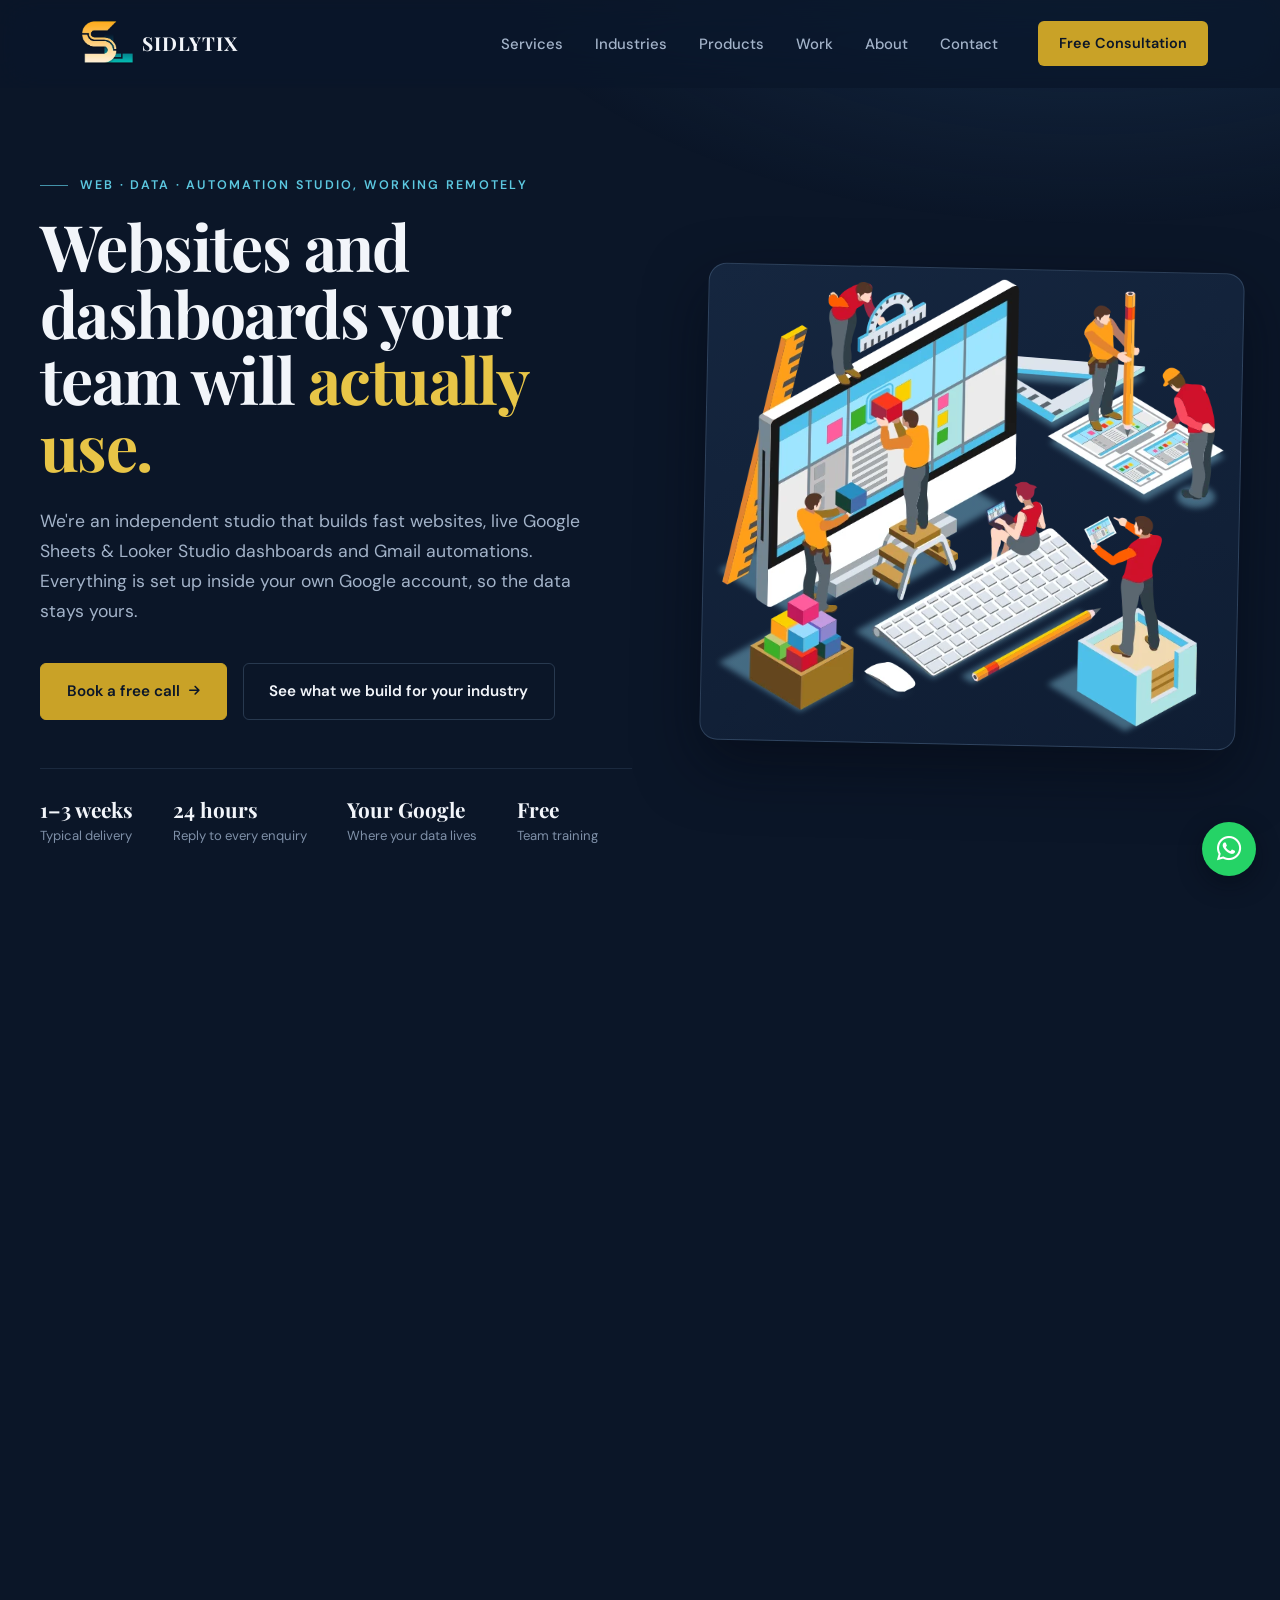
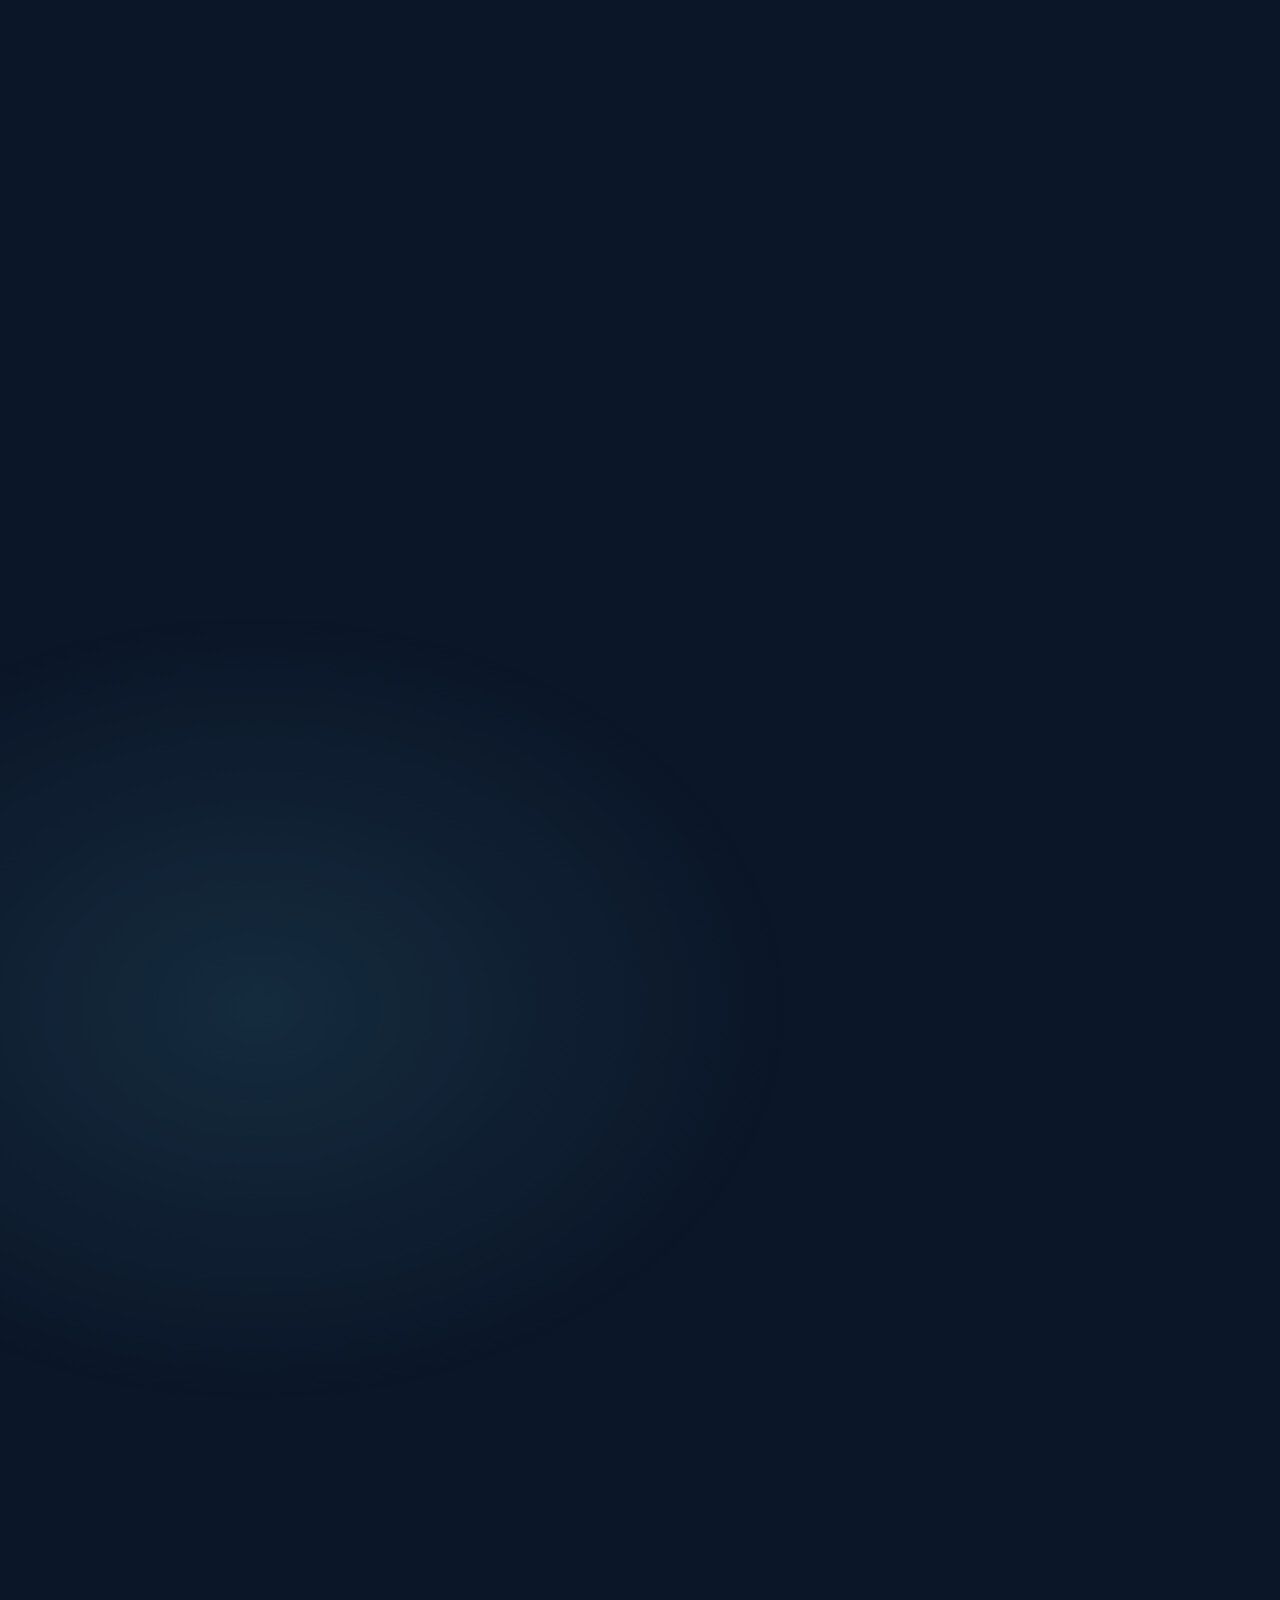
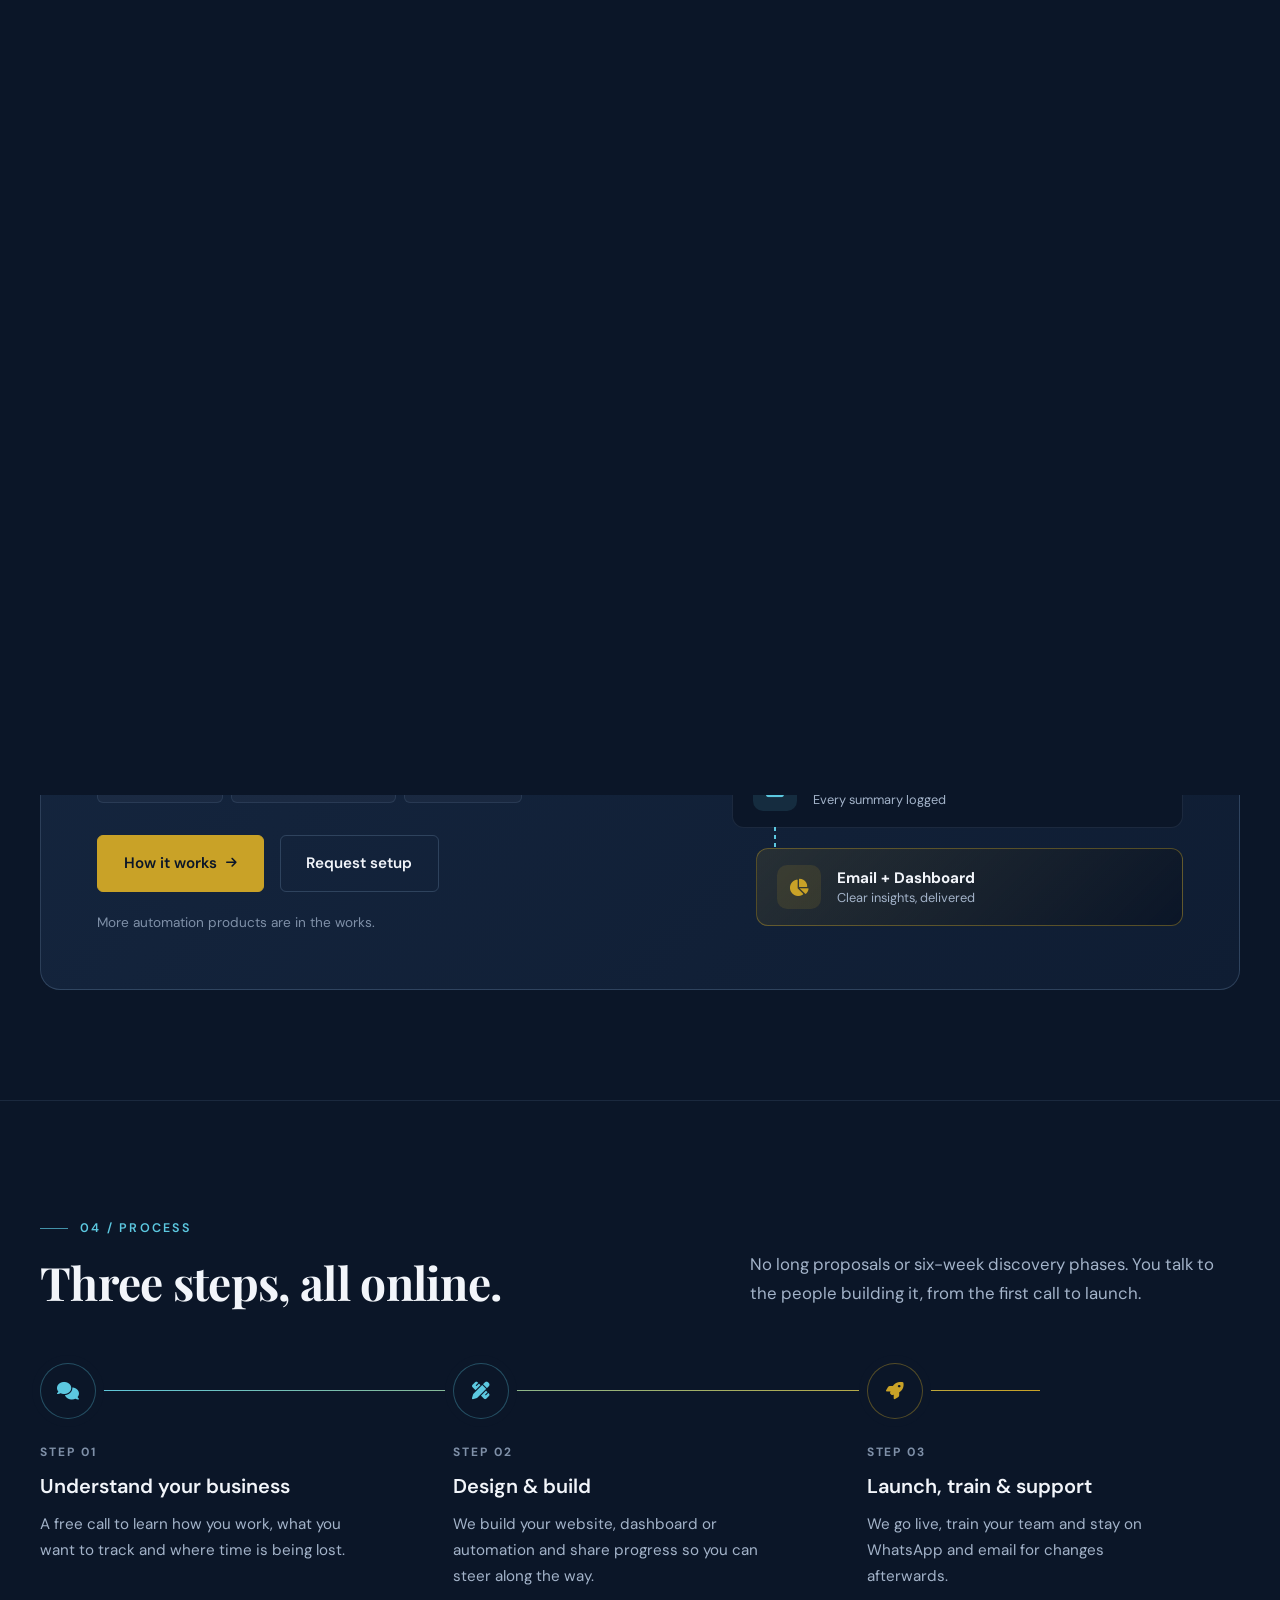
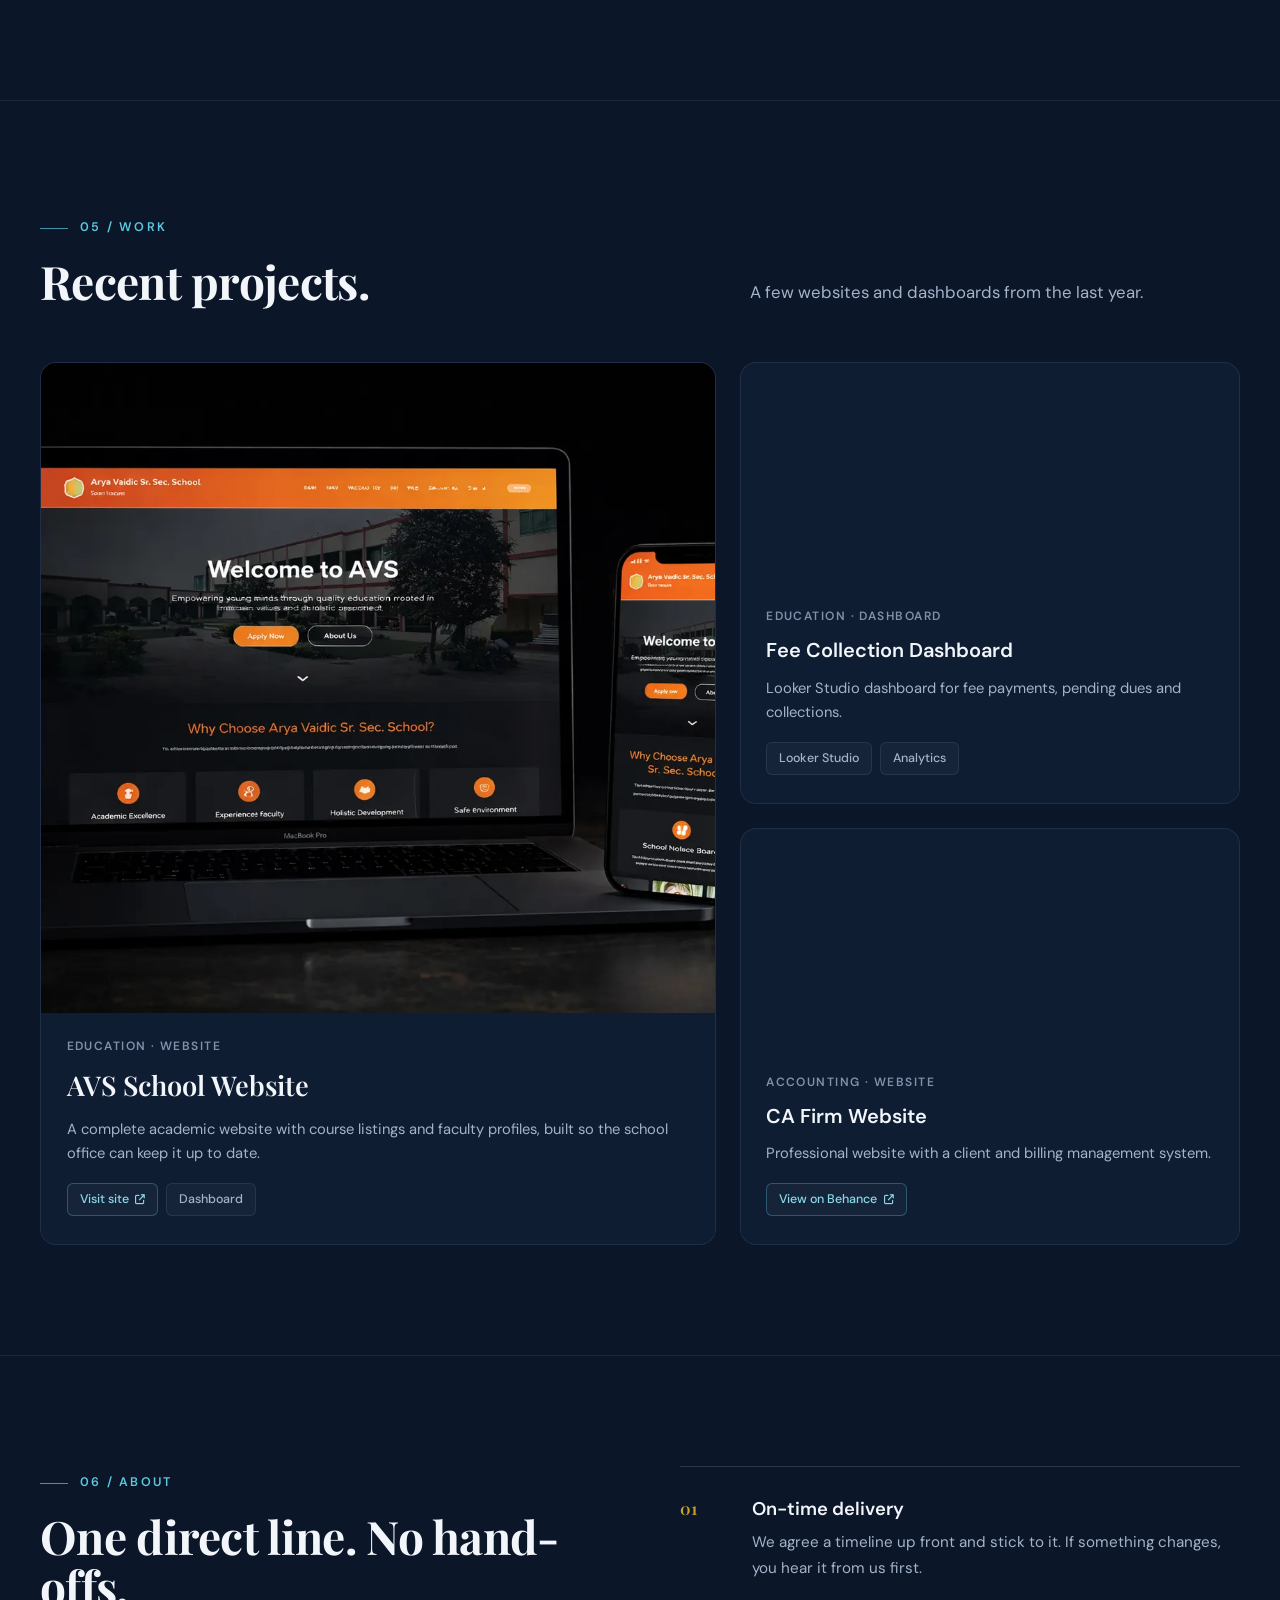
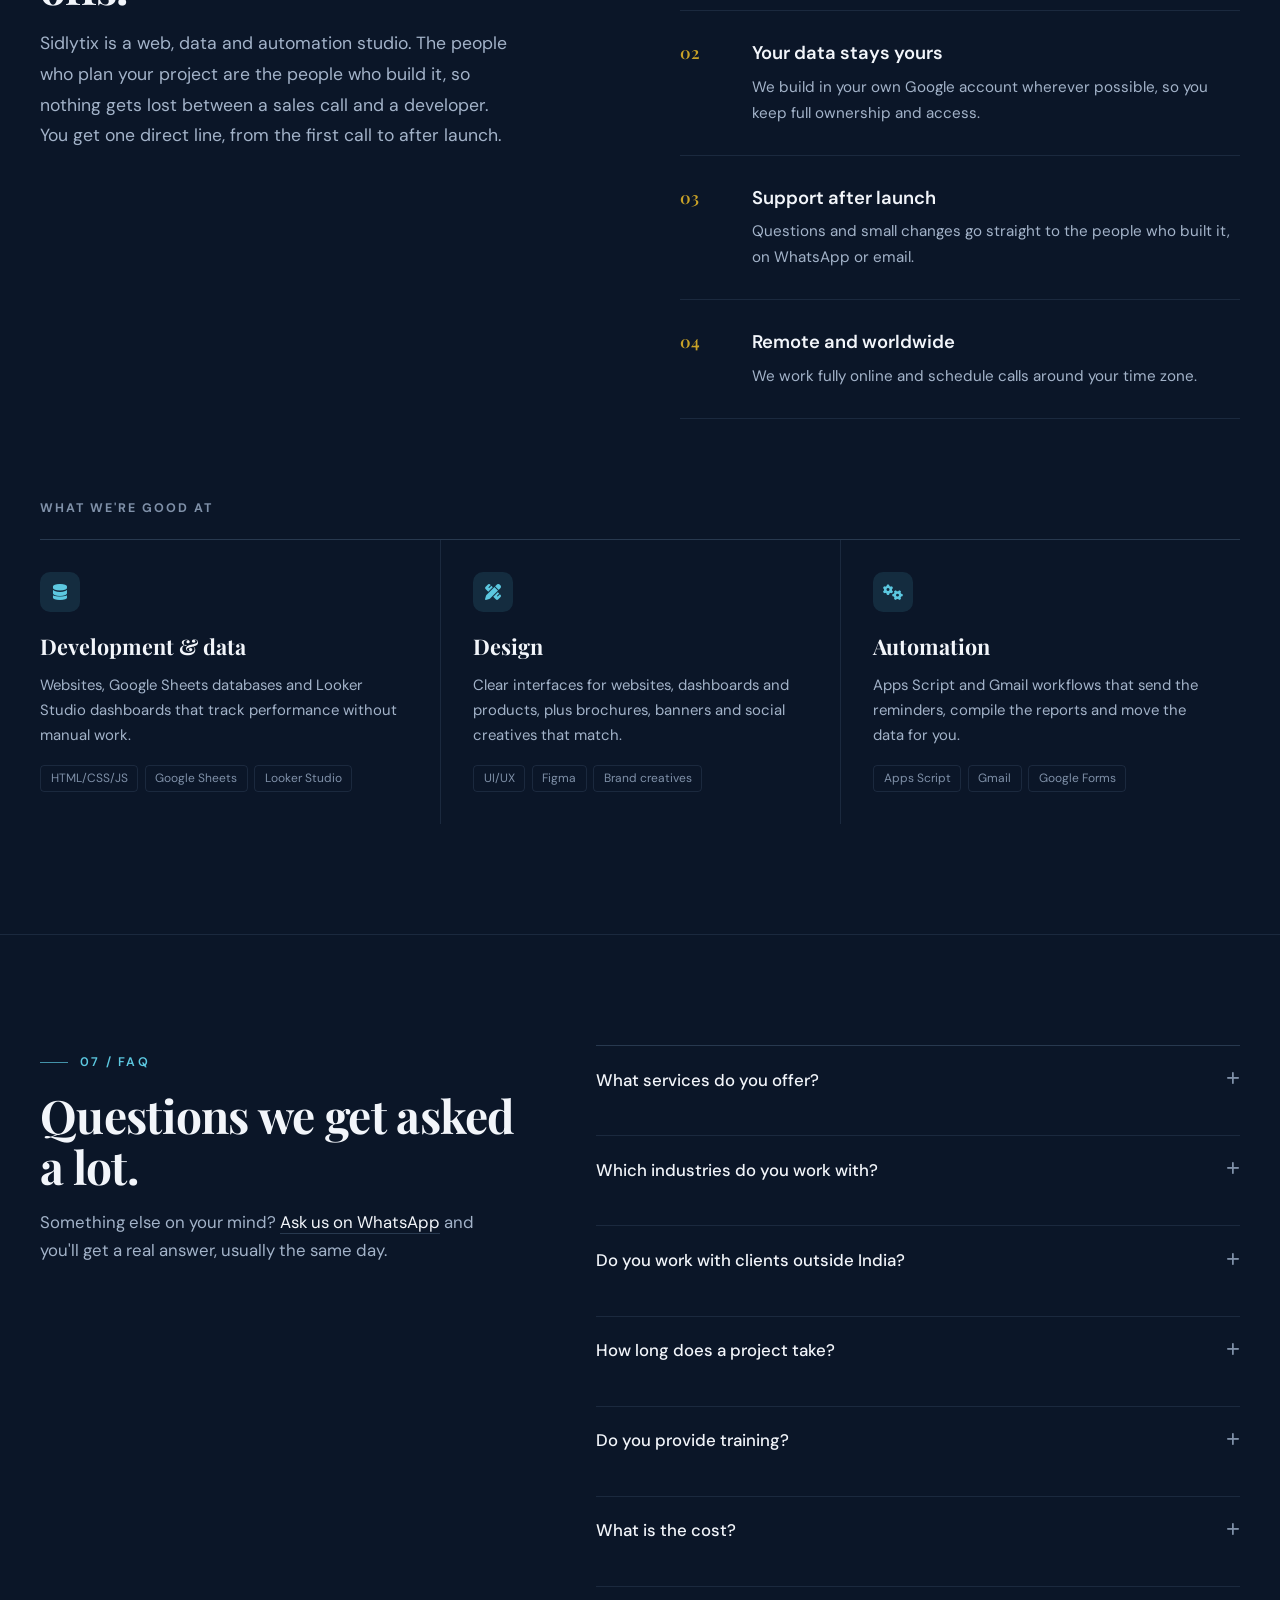
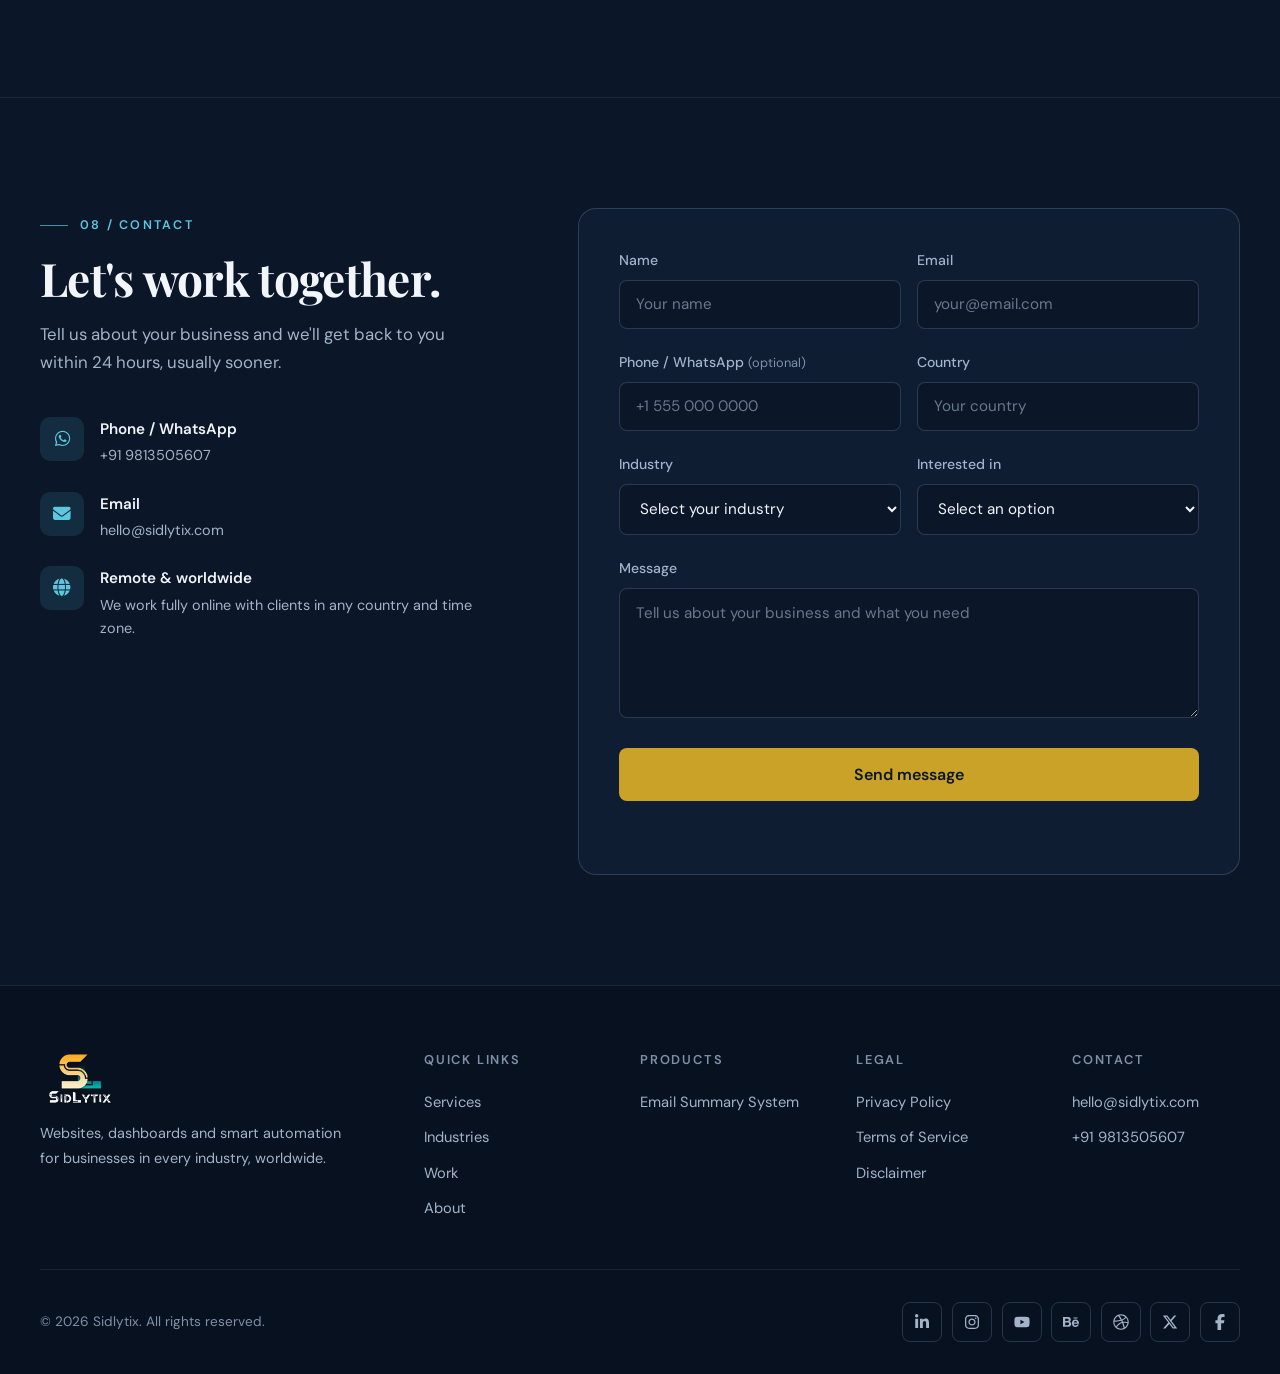
<file: index.html>
<!doctype html>
<html lang="en">
  <head>
    <meta charset="UTF-8" />
    <meta name="viewport" content="width=device-width, initial-scale=1.0" />
    <script>document.documentElement.classList.add("js");</script>

    <title>Websites, Dashboards &amp; Business Automation | Sidlytix</title>
    <meta name="description" content="Sidlytix builds websites, Google Sheets &amp; Looker Studio dashboards and Gmail automation for businesses in every industry, worldwide. Book a free consultation." />
    <meta name="author" content="Sidlytix" />
    <meta name="robots" content="index, follow" />
    <link rel="canonical" href="https://sidlytix.com/" />

    <meta property="og:type" content="website" />
    <meta property="og:site_name" content="Sidlytix" />
    <meta property="og:title" content="Websites, Dashboards &amp; Automation for Every Business | Sidlytix" />
    <meta property="og:description" content="Websites, live dashboards and Google-powered automation for businesses worldwide." />
    <meta property="og:url" content="https://sidlytix.com/" />
    <meta property="og:image" content="https://sidlytix.com/og/og-home.jpg" />
    <meta property="og:image:width" content="1200" />
    <meta property="og:image:height" content="630" />
    <meta property="og:image:alt" content="Websites, Dashboards &amp; Automation for Every Business | Sidlytix" />
    <meta name="twitter:card" content="summary_large_image" />
    <meta name="twitter:title" content="Websites, Dashboards &amp; Automation for Every Business | Sidlytix" />
    <meta name="twitter:description" content="Websites, live dashboards and Google-powered automation for businesses worldwide." />
    <meta name="twitter:image" content="https://sidlytix.com/og/og-home.jpg" />

    <meta name="theme-color" content="#0b1628" />
    <link rel="icon" type="image/png" href="favicon.png" />

    <link rel="preload" href="fonts/dm-sans-400.woff2" as="font" type="font/woff2" crossorigin />
    <link rel="preload" href="fonts/playfair-display-700.woff2" as="font" type="font/woff2" crossorigin />
    <link rel="stylesheet" href="style.css" />
    <link rel="stylesheet" href="https://cdnjs.cloudflare.com/ajax/libs/font-awesome/6.4.0/css/all.min.css" media="print" onload="this.media='all'" />
    <noscript><link rel="stylesheet" href="https://cdnjs.cloudflare.com/ajax/libs/font-awesome/6.4.0/css/all.min.css" /></noscript>

    <script type="application/ld+json">
      {
        "@context": "https://schema.org",
        "@type": "Organization",
        "name": "Sidlytix",
        "url": "https://sidlytix.com",
        "logo": "https://sidlytix.com/s-logo-01.png",
        "email": "hello@sidlytix.com",
        "telephone": "+919813505607",
        "areaServed": "Worldwide",
        "description": "Websites, dashboards and Google-powered business automation for businesses in every industry.",
        "sameAs": ["https://www.linkedin.com/company/sidlytix", "https://www.instagram.com/sidlytix", "https://www.youtube.com/@sidlytix", "https://www.behance.net/sidlytix", "https://dribbble.com/sidlytix", "https://x.com/sidlytix", "https://www.facebook.com/sidlytix"]
      }
    </script>
    <script type="application/ld+json">
      {
        "@context": "https://schema.org",
        "@type": "FAQPage",
        "mainEntity": [
          {
            "@type": "Question",
            "name": "What services do you offer?",
            "acceptedAnswer": { "@type": "Answer", "text": "Website development, custom dashboards with Google Sheets and Looker Studio, Google Sheets systems and automation, UI/UX design, marketing creatives and ongoing data management. We also offer ready-made automation products such as our Email Summary System." }
          },
          {
            "@type": "Question",
            "name": "Which industries do you work with?",
            "acceptedAnswer": { "@type": "Answer", "text": "Mostly education, accounting and legal, healthcare, retail and wholesale, manufacturing, hospitality, fitness and wellness, startups and agencies, and NGOs. If your business runs on data and email, we can usually help." }
          },
          {
            "@type": "Question",
            "name": "Do you work with clients outside India?",
            "acceptedAnswer": { "@type": "Answer", "text": "Yes. We work fully online with clients worldwide over email, WhatsApp and video calls, and schedule meetings around your time zone." }
          },
          {
            "@type": "Question",
            "name": "How long does a project take?",
            "acceptedAnswer": { "@type": "Answer", "text": "Most websites take 2-3 weeks. Dashboard projects typically take 1-2 weeks. We'll give you a timeline during the first call." }
          },
          {
            "@type": "Question",
            "name": "Do you provide training?",
            "acceptedAnswer": { "@type": "Answer", "text": "Yes. Every project ends with a training session so your team can update the website and use the dashboards on their own." }
          },
          {
            "@type": "Question",
            "name": "What is the cost?",
            "acceptedAnswer": { "@type": "Answer", "text": "It depends on what you need. After a free call we send a fixed written quote, so there are no surprises later." }
          }
        ]
      }
    </script>
  </head>
  <body data-page="home">
    <a href="#main" class="skip-link">Skip to content</a>

    <header class="header" id="header">
      <div class="header-container">
        <a href="#home" class="logo">
          <picture><source srcset="s-logo-01.webp" type="image/webp" /><img width="163" height="165" src="s-logo-01.png" alt="Sidlytix Logo" /></picture>
          <span class="logo-text">SIDLYTIX</span>
        </a>
        <nav class="nav-container" aria-label="Main">
          <ul class="nav-menu">
            <li><a href="#services" class="nav-link">Services</a></li>
            <li><a href="industries.html" class="nav-link">Industries</a></li>
            <li><a href="#products" class="nav-link">Products</a></li>
            <li><a href="#portfolio" class="nav-link">Work</a></li>
            <li><a href="#about" class="nav-link">About</a></li>
            <li><a href="#contact" class="nav-link">Contact</a></li>
          </ul>
          <a href="#contact" class="header-cta">Free Consultation</a>
          <button class="hamburger" id="hamburger" type="button" aria-label="Open menu" aria-expanded="false" aria-controls="mobileNav">
            <span></span><span></span><span></span>
          </button>
        </nav>
      </div>
    </header>

    <nav class="mobile-nav" id="mobileNav" aria-label="Mobile">
      <a href="#services" class="nav-link">Services</a>
      <a href="industries.html" class="nav-link">Industries</a>
      <a href="#products" class="nav-link">Products</a>
      <a href="#portfolio" class="nav-link">Work</a>
      <a href="#about" class="nav-link">About</a>
      <a href="#contact" class="nav-link">Contact</a>
      <a href="#contact" class="btn-primary nav-link-cta">Free Consultation</a>
    </nav>

    <main id="main">
      <!-- ===== HERO ===== -->
      <section class="hero" id="home">
        <div class="hero-container">
          <div class="hero-content">
            <p class="eyebrow fade-in fade-in-delay-1">Web &middot; Data &middot; Automation studio, working remotely</p>

            <h1 class="hero-title fade-in fade-in-delay-2">
              Websites and dashboards your team will <em>actually use.</em>
            </h1>

            <p class="hero-description fade-in fade-in-delay-3">
              We're an independent studio that builds fast websites, live Google Sheets &amp; Looker Studio
              dashboards and Gmail automations. Everything is set up inside your own Google account,
              so the data stays yours.
            </p>

            <div class="hero-buttons fade-in fade-in-delay-4">
              <a href="#contact" class="btn-primary">Book a free call <i class="fas fa-arrow-right" aria-hidden="true"></i></a>
              <a href="industries.html" class="btn-secondary">See what we build for your industry</a>
            </div>

            <dl class="hero-facts fade-in fade-in-delay-5">
              <div><dt>1&ndash;3 weeks</dt><dd>Typical delivery</dd></div>
              <div><dt>24 hours</dt><dd>Reply to every enquiry</dd></div>
              <div><dt>Your Google</dt><dd>Where your data lives</dd></div>
              <div><dt>Free</dt><dd>Team training</dd></div>
            </dl>
          </div>

          <figure class="hero-figure fade-in fade-in-delay-3">
            <div class="hero-frame">
              <picture><source srcset="hero02.webp" type="image/webp" /><img width="689" height="610" src="hero02.png" alt="Illustration of a team building a website and dashboard" fetchpriority="high" decoding="async" /></picture>
            </div>
          </figure>
        </div>
      </section>

      <!-- ===== SERVICES ===== -->
      <section class="section" id="services">
        <div class="section-header section-header--split">
          <div>
            <span class="section-subtitle">01 / What we do</span>
            <h2 class="section-title">Six things, done properly.</h2>
          </div>
          <p class="section-description">We keep the list short on purpose. Most clients start with one of these and add another once the first one is paying off.</p>
        </div>

        <ol class="svc-list">
          <li class="svc-row">
            <span class="svc-num">01</span>
            <div class="svc-main">
              <h3 class="svc-title">Website Development</h3>
              <ul class="svc-tags"><li>Responsive</li><li>SEO basics</li><li>Easy to edit</li></ul>
            </div>
            <p class="svc-desc">Fast, clean websites that explain what you do and bring in enquiries. Built so your team can change text and photos without calling us.</p>
          </li>
          <li class="svc-row">
            <span class="svc-num">02</span>
            <div class="svc-main">
              <h3 class="svc-title">Dashboards &amp; MIS Reporting</h3>
              <ul class="svc-tags"><li>Looker Studio</li><li>Live data</li></ul>
            </div>
            <p class="svc-desc">Sales, fees, stock, operations or finance on one screen that updates itself. No more rebuilding the same report every Monday.</p>
          </li>
          <li class="svc-row">
            <span class="svc-num">03</span>
            <div class="svc-main">
              <h3 class="svc-title">Google Sheets Systems &amp; Automation</h3>
              <ul class="svc-tags"><li>Apps Script</li><li>Forms</li><li>Gmail</li></ul>
            </div>
            <p class="svc-desc">Structured Sheets databases with Apps Script doing the repetitive work: reminders, reports, data clean-up and hand-offs between people.</p>
          </li>
          <li class="svc-row">
            <span class="svc-num">04</span>
            <div class="svc-main">
              <h3 class="svc-title">UI/UX &amp; Product Design</h3>
              <ul class="svc-tags"><li>Wireframes</li><li>Figma</li></ul>
            </div>
            <p class="svc-desc">Interfaces for websites, dashboards and apps that people understand the first time they open them.</p>
          </li>
          <li class="svc-row">
            <span class="svc-num">05</span>
            <div class="svc-main">
              <h3 class="svc-title">Marketing Creatives</h3>
              <ul class="svc-tags"><li>Social</li><li>Print</li></ul>
            </div>
            <p class="svc-desc">Banners, brochures, pamphlets and social posts that look like they belong to the same brand as your website.</p>
          </li>
          <li class="svc-row">
            <span class="svc-num">06</span>
            <div class="svc-main">
              <h3 class="svc-title">Data Management &amp; Reporting</h3>
              <ul class="svc-tags"><li>Monthly</li><li>Ongoing</li></ul>
            </div>
            <p class="svc-desc">We look after the data entry, keep dashboards healthy and send you a short weekly or monthly performance report.</p>
          </li>
        </ol>
      </section>

      <!-- ===== INDUSTRIES ===== -->
      <section class="section industries-section" id="industries">
        <div class="section-header section-header--split">
          <div>
            <span class="section-subtitle">02 / Industries</span>
            <h2 class="section-title">Nine industries we know well.</h2>
          </div>
          <p class="section-description">Every industry has its own numbers to watch and its own kind of website visitor. Pick yours to see exactly what we'd build.</p>
        </div>

        <div class="ind-tiles">
          <a href="industries.html#education" class="ind-tile" style="--c:#818cf8;--c-rgb:129,140,248">
            <span class="ind-tile-num">01</span>
            <span class="ind-tile-icon"><i class="fas fa-graduation-cap" aria-hidden="true"></i></span>
            <h3 class="ind-tile-title">Education &amp; Training</h3>
            <p class="ind-tile-text">School websites, admissions, fee and attendance tracking.</p>
            <i class="fas fa-arrow-right ind-tile-arrow" aria-hidden="true"></i>
          </a>
          <a href="industries.html#accounting" class="ind-tile" style="--c:#34d399;--c-rgb:52,211,153">
            <span class="ind-tile-num">02</span>
            <span class="ind-tile-icon"><i class="fas fa-scale-balanced" aria-hidden="true"></i></span>
            <h3 class="ind-tile-title">Accounting, Tax &amp; Legal</h3>
            <p class="ind-tile-text">Firm websites, compliance deadlines and billing dashboards.</p>
            <i class="fas fa-arrow-right ind-tile-arrow" aria-hidden="true"></i>
          </a>
          <a href="industries.html#healthcare" class="ind-tile" style="--c:#22d3ee;--c-rgb:34,211,238">
            <span class="ind-tile-num">03</span>
            <span class="ind-tile-icon"><i class="fas fa-stethoscope" aria-hidden="true"></i></span>
            <h3 class="ind-tile-title">Healthcare &amp; Clinics</h3>
            <p class="ind-tile-text">Clinic websites, appointments, follow-ups and revenue.</p>
            <i class="fas fa-arrow-right ind-tile-arrow" aria-hidden="true"></i>
          </a>
          <a href="industries.html#retail" class="ind-tile" style="--c:#ff7a6b;--c-rgb:255,122,107">
            <span class="ind-tile-num">04</span>
            <span class="ind-tile-icon"><i class="fas fa-store" aria-hidden="true"></i></span>
            <h3 class="ind-tile-title">Retail Stores &amp; Wholesale</h3>
            <p class="ind-tile-text">Catalogue websites, sales, stock and credit tracking.</p>
            <i class="fas fa-arrow-right ind-tile-arrow" aria-hidden="true"></i>
          </a>
          <a href="industries.html#manufacturing" class="ind-tile" style="--c:#ff9f43;--c-rgb:255,159,67">
            <span class="ind-tile-num">05</span>
            <span class="ind-tile-icon"><i class="fas fa-industry" aria-hidden="true"></i></span>
            <h3 class="ind-tile-title">Manufacturing &amp; Distribution</h3>
            <p class="ind-tile-text">Company websites, production, inventory and orders.</p>
            <i class="fas fa-arrow-right ind-tile-arrow" aria-hidden="true"></i>
          </a>
          <a href="industries.html#hospitality" class="ind-tile" style="--c:#f472b6;--c-rgb:244,114,182">
            <span class="ind-tile-num">06</span>
            <span class="ind-tile-icon"><i class="fas fa-utensils" aria-hidden="true"></i></span>
            <h3 class="ind-tile-title">Hospitality &amp; Travel</h3>
            <p class="ind-tile-text">Booking websites, daily sales and occupancy reports.</p>
            <i class="fas fa-arrow-right ind-tile-arrow" aria-hidden="true"></i>
          </a>
          <a href="industries.html#fitness" class="ind-tile" style="--c:#a3e635;--c-rgb:163,230,53">
            <span class="ind-tile-num">07</span>
            <span class="ind-tile-icon"><i class="fas fa-dumbbell" aria-hidden="true"></i></span>
            <h3 class="ind-tile-title">Fitness, Salons &amp; Wellness</h3>
            <p class="ind-tile-text">Studio websites, memberships, renewals and bookings.</p>
            <i class="fas fa-arrow-right ind-tile-arrow" aria-hidden="true"></i>
          </a>
          <a href="industries.html#startups" class="ind-tile" style="--c:#60a5fa;--c-rgb:96,165,250">
            <span class="ind-tile-num">08</span>
            <span class="ind-tile-icon"><i class="fas fa-lightbulb" aria-hidden="true"></i></span>
            <h3 class="ind-tile-title">Startups &amp; Agencies</h3>
            <p class="ind-tile-text">Marketing sites, client reporting and internal tools.</p>
            <i class="fas fa-arrow-right ind-tile-arrow" aria-hidden="true"></i>
          </a>
          <a href="industries.html#ngo" class="ind-tile" style="--c:#c084fc;--c-rgb:192,132,252">
            <span class="ind-tile-num">09</span>
            <span class="ind-tile-icon"><i class="fas fa-hand-holding-heart" aria-hidden="true"></i></span>
            <h3 class="ind-tile-title">NGOs &amp; Non-profits</h3>
            <p class="ind-tile-text">Donate-ready websites, donor records and impact reports.</p>
            <i class="fas fa-arrow-right ind-tile-arrow" aria-hidden="true"></i>
          </a>
        </div>

        <!-- The one big "not listed" call to action -->
        <div class="cta-wide">
          <div class="cta-wide-copy">
            <span class="cta-wide-label"><i class="fas fa-plus" aria-hidden="true"></i> Don't see yours?</span>
            <h3 class="cta-wide-title">Your industry isn't on the list? Good. That's usually where the interesting work is.</h3>
            <p>Tell us how your business runs day to day: what you track, what you chase and what keeps you late. We'll tell you honestly whether we can help.</p>
          </div>
          <div class="cta-wide-actions">
            <a href="?industry=other#contact" class="btn-primary btn-lg">Tell us how you work <i class="fas fa-arrow-right" aria-hidden="true"></i></a>
            <a href="https://wa.me/919813505607?text=Hi%20Sidlytix%2C%20my%20industry%20isn%27t%20listed%20on%20your%20site." class="btn-text" target="_blank" rel="noopener noreferrer">
              <i class="fab fa-whatsapp" aria-hidden="true"></i> Or message us on WhatsApp
            </a>
          </div>
        </div>
      </section>

      <!-- ===== PRODUCTS ===== -->
      <section class="section products-section" id="products">
        <div class="section-header section-header--split">
          <div>
            <span class="section-subtitle">03 / Products</span>
            <h2 class="section-title">Ready-made, then fitted to you.</h2>
          </div>
          <p class="section-description">Systems we've already built and tested, set up inside your own Google account and adjusted to how your team works.</p>
        </div>

        <div class="product-spotlight">
          <div class="product-info">
            <span class="product-label"><i class="fas fa-box-open" aria-hidden="true"></i> Product</span>
            <h3 class="product-title">Email Summary System</h3>
            <p class="product-text">
              Stop digging through your inbox. Get a clear summary of the emails that matter,
              delivered to your inbox, logged in Google Sheets and shown on a live dashboard.
            </p>
            <ul class="chip-list">
              <li class="chip"><i class="fas fa-envelope" aria-hidden="true"></i> Email digest</li>
              <li class="chip"><i class="fas fa-table" aria-hidden="true"></i> Google Sheets log</li>
              <li class="chip"><i class="fas fa-chart-pie" aria-hidden="true"></i> Dashboard</li>
            </ul>
            <div class="product-actions">
              <a href="email-summary.html" class="btn-primary">How it works <i class="fas fa-arrow-right" aria-hidden="true"></i></a>
              <a href="?interest=email-summary#contact" class="btn-secondary">Request setup</a>
            </div>
            <p class="product-note">More automation products are in the works.</p>
          </div>

          <div class="pipeline-wrap" aria-hidden="true">
            <div class="pipeline">
              <div class="pipe-step">
                <span class="pipe-icon"><i class="fas fa-inbox"></i></span>
                <span class="pipe-text"><strong>Your Gmail</strong><span>The emails you choose</span></span>
              </div>
              <div class="pipe-step">
                <span class="pipe-icon"><i class="fas fa-gears"></i></span>
                <span class="pipe-text"><strong>Apps Script</strong><span>Runs automatically on schedule</span></span>
              </div>
              <div class="pipe-step">
                <span class="pipe-icon"><i class="fas fa-table"></i></span>
                <span class="pipe-text"><strong>Google Sheets</strong><span>Every summary logged</span></span>
              </div>
              <div class="pipe-step pipe-step--final">
                <span class="pipe-icon"><i class="fas fa-chart-pie"></i></span>
                <span class="pipe-text"><strong>Email + Dashboard</strong><span>Clear insights, delivered</span></span>
              </div>
            </div>
          </div>
        </div>
      </section>

      <!-- ===== HOW IT WORKS ===== -->
      <section class="section" id="how-it-works">
        <div class="section-header section-header--split">
          <div>
            <span class="section-subtitle">04 / Process</span>
            <h2 class="section-title">Three steps, all online.</h2>
          </div>
          <p class="section-description">No long proposals or six-week discovery phases. You talk to the people building it, from the first call to launch.</p>
        </div>

        <div class="timeline">
          <div class="tl-step">
            <div class="tl-dot"><i class="fas fa-comments" aria-hidden="true"></i></div>
            <span class="tl-week">Step 01</span>
            <h3>Understand your business</h3>
            <p>A free call to learn how you work, what you want to track and where time is being lost.</p>
          </div>
          <div class="tl-step">
            <div class="tl-dot"><i class="fas fa-pen-ruler" aria-hidden="true"></i></div>
            <span class="tl-week">Step 02</span>
            <h3>Design &amp; build</h3>
            <p>We build your website, dashboard or automation and share progress so you can steer along the way.</p>
          </div>
          <div class="tl-step">
            <div class="tl-dot"><i class="fas fa-rocket" aria-hidden="true"></i></div>
            <span class="tl-week">Step 03</span>
            <h3>Launch, train &amp; support</h3>
            <p>We go live, train your team and stay on WhatsApp and email for changes afterwards.</p>
          </div>
        </div>
      </section>

      <!-- ===== PORTFOLIO ===== -->
      <section class="section portfolio-section" id="portfolio">
        <div class="section-header section-header--split">
          <div>
            <span class="section-subtitle">05 / Work</span>
            <h2 class="section-title">Recent projects.</h2>
          </div>
          <p class="section-description">A few websites and dashboards from the last year.</p>
        </div>

        <div class="portfolio-grid">
          <article class="portfolio-card portfolio-card--feature">
            <picture><source srcset="avspro.webp" type="image/webp" /><img width="1400" height="933" src="avspro.jpg" alt="AVS School website" class="portfolio-image" loading="lazy" decoding="async" /></picture>
            <div class="portfolio-content">
              <span class="portfolio-kicker">Education &middot; Website</span>
              <h3 class="portfolio-title">AVS School Website</h3>
              <p class="portfolio-description">A complete academic website with course listings and faculty profiles, built so the school office can keep it up to date.</p>
              <div class="portfolio-tags">
                <a href="https://www.aryavaidicsrsecschool.in/" target="_blank" rel="noopener noreferrer" aria-label="Visit AVS School website (opens in a new tab)">
                  <span class="portfolio-tag">Visit site <i class="fas fa-arrow-up-right-from-square" aria-hidden="true"></i></span>
                </a>
                <span class="portfolio-tag">Dashboard</span>
              </div>
            </div>
          </article>

          <article class="portfolio-card">
            <picture><source srcset="dashpro.webp" type="image/webp" /><img width="1100" height="733" src="dashpro.jpg" alt="Fee collection dashboard" class="portfolio-image" loading="lazy" decoding="async" /></picture>
            <div class="portfolio-content">
              <span class="portfolio-kicker">Education &middot; Dashboard</span>
              <h3 class="portfolio-title">Fee Collection Dashboard</h3>
              <p class="portfolio-description">Looker Studio dashboard for fee payments, pending dues and collections.</p>
              <div class="portfolio-tags">
                <span class="portfolio-tag">Looker Studio</span>
                <span class="portfolio-tag">Analytics</span>
              </div>
            </div>
          </article>

          <article class="portfolio-card">
            <picture><source srcset="ca-firm-website.webp" type="image/webp" /><img width="1100" height="733" src="ca-firm-website.jpg" alt="CA firm website design" class="portfolio-image" loading="lazy" decoding="async" /></picture>
            <div class="portfolio-content">
              <span class="portfolio-kicker">Accounting &middot; Website</span>
              <h3 class="portfolio-title">CA Firm Website</h3>
              <p class="portfolio-description">Professional website with a client and billing management system.</p>
              <div class="portfolio-tags">
                <a href="https://www.behance.net/gallery/257472149/CA-Firm-Website-CA-01" target="_blank" rel="noopener noreferrer" aria-label="View CA firm website on Behance (opens in a new tab)">
                  <span class="portfolio-tag">View on Behance <i class="fas fa-arrow-up-right-from-square" aria-hidden="true"></i></span>
                </a>
              </div>
            </div>
          </article>
        </div>
      </section>

      <!-- ===== ABOUT / WHY ===== -->
      <section class="section" id="about">
        <div class="about-split">
          <div class="about-intro">
            <span class="section-subtitle">06 / About</span>
            <h2 class="section-title">One direct line. No hand-offs.</h2>
            <p class="about-lead">Sidlytix is a web, data and automation studio. The people who plan your project are the people who build it, so nothing gets lost between a sales call and a developer. You get one direct line, from the first call to after launch.</p>
          </div>

          <ol class="principles">
            <li>
              <span class="principle-num">01</span>
              <div>
                <h3>On-time delivery</h3>
                <p>We agree a timeline up front and stick to it. If something changes, you hear it from us first.</p>
              </div>
            </li>
            <li>
              <span class="principle-num">02</span>
              <div>
                <h3>Your data stays yours</h3>
                <p>We build in your own Google account wherever possible, so you keep full ownership and access.</p>
              </div>
            </li>
            <li>
              <span class="principle-num">03</span>
              <div>
                <h3>Support after launch</h3>
                <p>Questions and small changes go straight to the people who built it, on WhatsApp or email.</p>
              </div>
            </li>
            <li>
              <span class="principle-num">04</span>
              <div>
                <h3>Remote and worldwide</h3>
                <p>We work fully online and schedule calls around your time zone.</p>
              </div>
            </li>
          </ol>
        </div>

        <div class="expertise" id="expertise">
          <h2 class="expertise-title">What we're good at</h2>
          <div class="expertise-grid">
            <div class="skill">
              <span class="skill-icon"><i class="fas fa-database" aria-hidden="true"></i></span>
              <h3>Development &amp; data</h3>
              <p>Websites, Google Sheets databases and Looker Studio dashboards that track performance without manual work.</p>
              <ul class="skill-tags"><li>HTML/CSS/JS</li><li>Google Sheets</li><li>Looker Studio</li></ul>
            </div>
            <div class="skill">
              <span class="skill-icon"><i class="fas fa-pen-ruler" aria-hidden="true"></i></span>
              <h3>Design</h3>
              <p>Clear interfaces for websites, dashboards and products, plus brochures, banners and social creatives that match.</p>
              <ul class="skill-tags"><li>UI/UX</li><li>Figma</li><li>Brand creatives</li></ul>
            </div>
            <div class="skill">
              <span class="skill-icon"><i class="fas fa-gears" aria-hidden="true"></i></span>
              <h3>Automation</h3>
              <p>Apps Script and Gmail workflows that send the reminders, compile the reports and move the data for you.</p>
              <ul class="skill-tags"><li>Apps Script</li><li>Gmail</li><li>Google Forms</li></ul>
            </div>
          </div>
        </div>
      </section>

      <!-- ===== FAQ ===== -->
      <section class="section faq-section" id="faq">
        <div class="faq-split">
          <div class="faq-intro">
            <span class="section-subtitle">07 / FAQ</span>
            <h2 class="section-title">Questions we get asked a lot.</h2>
            <p class="section-description">Something else on your mind? <a href="https://wa.me/919813505607" target="_blank" rel="noopener noreferrer">Ask us on WhatsApp</a> and you'll get a real answer, usually the same day.</p>
          </div>

          <div class="faq-container">
            <div class="faq-item">
              <button class="faq-question" type="button" aria-expanded="false" aria-controls="faq-a1" id="faq-q1">
                <span>What services do you offer?</span><i class="fas fa-plus faq-icon" aria-hidden="true"></i>
              </button>
              <div class="faq-answer" id="faq-a1" role="region" aria-labelledby="faq-q1">
                <p>Website development, custom dashboards with Google Sheets and Looker Studio, Google Sheets systems and automation, UI/UX design, marketing creatives and ongoing data management. We also offer ready-made automation products such as our Email Summary System.</p>
              </div>
            </div>
            <div class="faq-item">
              <button class="faq-question" type="button" aria-expanded="false" aria-controls="faq-a2" id="faq-q2">
                <span>Which industries do you work with?</span><i class="fas fa-plus faq-icon" aria-hidden="true"></i>
              </button>
              <div class="faq-answer" id="faq-a2" role="region" aria-labelledby="faq-q2">
                <p>Mostly education, accounting and legal, healthcare, retail and wholesale, manufacturing, hospitality, fitness and wellness, startups and agencies, and NGOs. If your business runs on data and email, we can usually help. <a href="industries.html">See every industry</a>.</p>
              </div>
            </div>
            <div class="faq-item">
              <button class="faq-question" type="button" aria-expanded="false" aria-controls="faq-a3" id="faq-q3">
                <span>Do you work with clients outside India?</span><i class="fas fa-plus faq-icon" aria-hidden="true"></i>
              </button>
              <div class="faq-answer" id="faq-a3" role="region" aria-labelledby="faq-q3">
                <p>Yes. We work fully online with clients worldwide over email, WhatsApp and video calls, and schedule meetings around your time zone.</p>
              </div>
            </div>
            <div class="faq-item">
              <button class="faq-question" type="button" aria-expanded="false" aria-controls="faq-a4" id="faq-q4">
                <span>How long does a project take?</span><i class="fas fa-plus faq-icon" aria-hidden="true"></i>
              </button>
              <div class="faq-answer" id="faq-a4" role="region" aria-labelledby="faq-q4">
                <p>Most websites take 2-3 weeks. Dashboard projects typically take 1-2 weeks. We'll give you a timeline during the first call.</p>
              </div>
            </div>
            <div class="faq-item">
              <button class="faq-question" type="button" aria-expanded="false" aria-controls="faq-a5" id="faq-q5">
                <span>Do you provide training?</span><i class="fas fa-plus faq-icon" aria-hidden="true"></i>
              </button>
              <div class="faq-answer" id="faq-a5" role="region" aria-labelledby="faq-q5">
                <p>Yes. Every project ends with a training session so your team can update the website and use the dashboards on their own.</p>
              </div>
            </div>
            <div class="faq-item">
              <button class="faq-question" type="button" aria-expanded="false" aria-controls="faq-a6" id="faq-q6">
                <span>What is the cost?</span><i class="fas fa-plus faq-icon" aria-hidden="true"></i>
              </button>
              <div class="faq-answer" id="faq-a6" role="region" aria-labelledby="faq-q6">
                <p>It depends on what you need. After a free call we send a fixed written quote, so there are no surprises later.</p>
              </div>
            </div>
          </div>
        </div>
      </section>

      <!-- ===== CONTACT ===== -->
      <section class="section contact-section" id="contact">
        <div class="contact-container">
          <div class="contact-info">
            <span class="section-subtitle">08 / Contact</span>
            <h2 class="section-title">Let's work together.</h2>
            <p class="contact-lead">Tell us about your business and we'll get back to you within 24 hours, usually sooner.</p>

            <ul class="contact-list">
              <li class="contact-item">
                <span class="contact-icon"><i class="fab fa-whatsapp" aria-hidden="true"></i></span>
                <div class="contact-details">
                  <h3>Phone / WhatsApp</h3>
                  <p><a href="tel:+919813505607">+91 9813505607</a></p>
                </div>
              </li>
              <li class="contact-item">
                <span class="contact-icon"><i class="fas fa-envelope" aria-hidden="true"></i></span>
                <div class="contact-details">
                  <h3>Email</h3>
                  <p><a href="mailto:hello@sidlytix.com">hello@sidlytix.com</a></p>
                </div>
              </li>
              <li class="contact-item">
                <span class="contact-icon"><i class="fas fa-globe" aria-hidden="true"></i></span>
                <div class="contact-details">
                  <h3>Remote &amp; worldwide</h3>
                  <p>We work fully online with clients in any country and time zone.</p>
                </div>
              </li>
            </ul>
          </div>

          <form class="contact-form" id="contactForm" novalidate>
            <div class="form-row">
              <div class="form-group">
                <label class="form-label" for="name">Name</label>
                <input type="text" id="name" name="name" class="form-input" placeholder="Your name" autocomplete="name" required />
              </div>
              <div class="form-group">
                <label class="form-label" for="email">Email</label>
                <input type="email" id="email" name="email" class="form-input" placeholder="your@email.com" autocomplete="email" required />
              </div>
            </div>

            <div class="form-row">
              <div class="form-group">
                <label class="form-label" for="phone">Phone / WhatsApp <span class="optional">(optional)</span></label>
                <input type="tel" id="phone" name="phone" class="form-input" placeholder="+1 555 000 0000" autocomplete="tel" />
              </div>
              <div class="form-group">
                <label class="form-label" for="country">Country</label>
                <input type="text" id="country" name="country" class="form-input" placeholder="Your country" autocomplete="country-name" required />
              </div>
            </div>

            <div class="form-row">
              <div class="form-group">
                <label class="form-label" for="industry">Industry</label>
                <select id="industry" name="industry" class="form-select" required>
                  <option value="">Select your industry</option>
                  <option data-key="education">Education &amp; Training</option>
                  <option data-key="accounting">Accounting, Tax &amp; Legal</option>
                  <option data-key="healthcare">Healthcare &amp; Clinics</option>
                  <option data-key="retail">Retail Stores &amp; Wholesale</option>
                  <option data-key="manufacturing">Manufacturing &amp; Distribution</option>
                  <option data-key="hospitality">Hospitality &amp; Travel</option>
                  <option data-key="fitness">Fitness, Salons &amp; Wellness</option>
                  <option data-key="startups">Startups &amp; Agencies</option>
                  <option data-key="ngo">NGOs &amp; Non-profits</option>
                  <option data-key="other">Other</option>
                </select>
              </div>
              <div class="form-group">
                <label class="form-label" for="interest">Interested in</label>
                <select id="interest" name="service" class="form-select">
                  <option value="">Select an option</option>
                  <optgroup label="Services">
                    <option data-key="website">Website Development</option>
                    <option data-key="dashboards">Dashboards &amp; MIS Reporting</option>
                    <option data-key="sheets">Google Sheets Systems &amp; Automation</option>
                    <option data-key="design">UI/UX &amp; Product Design</option>
                    <option data-key="creatives">Marketing Creatives</option>
                    <option data-key="data">Data Management &amp; Reporting</option>
                  </optgroup>
                  <optgroup label="Products">
                    <option data-key="email-summary">Email Summary System</option>
                  </optgroup>
                  <option>Not sure yet</option>
                </select>
              </div>
            </div>

            <div class="form-group">
              <label class="form-label" for="message">Message</label>
              <textarea id="message" name="message" class="form-textarea" placeholder="Tell us about your business and what you need"></textarea>
            </div>

            <!-- Honeypot: real visitors never see or fill this -->
            <input type="text" name="website" id="website" class="hp" tabindex="-1" autocomplete="off" aria-hidden="true" />

            <button type="submit" class="form-button">Send message</button>
            <p class="form-status" id="formStatus" role="status" aria-live="polite"></p>
          </form>
        </div>
      </section>
    </main>

    <footer class="footer">
      <div class="footer-container">
        <div class="footer-grid">
          <div class="footer-brand">
            <a href="#home" class="logo" aria-label="Sidlytix home">
              <picture><source srcset="framewhite_01.webp" type="image/webp" /><img width="234" height="200" src="framewhite_01.png" alt="Sidlytix Logo" class="footer-logo" /></picture>
            </a>
            <p>Websites, dashboards and smart automation for businesses in every industry, worldwide.</p>
          </div>
          <div class="footer-column">
            <h4 class="footer-title">Quick Links</h4>
            <div class="footer-links">
              <a href="#services">Services</a>
              <a href="industries.html">Industries</a>
              <a href="#portfolio">Work</a>
              <a href="#about">About</a>
            </div>
          </div>
          <div class="footer-column">
            <h4 class="footer-title">Products</h4>
            <div class="footer-links">
              <a href="email-summary.html">Email Summary System</a>
            </div>
          </div>
          <div class="footer-column">
            <h4 class="footer-title">Legal</h4>
            <div class="footer-links">
              <a href="privacy-policy.html">Privacy Policy</a>
              <a href="terms.html">Terms of Service</a>
              <a href="disclaimer.html">Disclaimer</a>
            </div>
          </div>
          <div class="footer-column">
            <h4 class="footer-title">Contact</h4>
            <div class="footer-links">
              <a href="mailto:hello@sidlytix.com">hello@sidlytix.com</a>
              <a href="tel:+919813505607">+91 9813505607</a>
            </div>
          </div>
        </div>
        <div class="footer-bottom">
          <p class="footer-copyright">&copy; 2026 Sidlytix. All rights reserved.</p>
          <div class="footer-socials" aria-label="Sidlytix on social media">
            <a href="https://www.linkedin.com/company/sidlytix" target="_blank" rel="noopener noreferrer me" aria-label="Sidlytix on LinkedIn" title="LinkedIn"><svg viewBox="0 0 448 512" aria-hidden="true" focusable="false"><path d="M100.28 448H7.4V148.9h92.88zM53.79 108.1C24.09 108.1 0 83.5 0 53.8a53.79 53.79 0 0 1 107.58 0c0 29.7-24.1 54.3-53.79 54.3zM447.9 448h-92.68V302.4c0-34.7-.7-79.2-48.29-79.2-48.29 0-55.69 37.7-55.69 76.7V448h-92.78V148.9h89.08v40.8h1.3c12.4-23.5 42.69-48.3 87.88-48.3 94 0 111.28 61.9 111.28 142.3V448z"/></svg></a>
            <a href="https://www.instagram.com/sidlytix" target="_blank" rel="noopener noreferrer me" aria-label="Sidlytix on Instagram" title="Instagram"><svg viewBox="0 0 448 512" aria-hidden="true" focusable="false"><path d="M224.1 141c-63.6 0-114.9 51.3-114.9 114.9s51.3 114.9 114.9 114.9S339 319.5 339 255.9 287.7 141 224.1 141zm0 189.6c-41.1 0-74.7-33.5-74.7-74.7s33.5-74.7 74.7-74.7 74.7 33.5 74.7 74.7-33.6 74.7-74.7 74.7zm146.4-194.3c0 14.9-12 26.8-26.8 26.8-14.9 0-26.8-12-26.8-26.8s12-26.8 26.8-26.8 26.8 12 26.8 26.8zm76.1 27.2c-1.7-35.9-9.9-67.7-36.2-93.9-26.2-26.2-58-34.4-93.9-36.2-37-2.1-147.9-2.1-184.9 0-35.8 1.7-67.6 9.9-93.9 36.1s-34.4 58-36.2 93.9c-2.1 37-2.1 147.9 0 184.9 1.7 35.9 9.9 67.7 36.2 93.9s58 34.4 93.9 36.2c37 2.1 147.9 2.1 184.9 0 35.9-1.7 67.7-9.9 93.9-36.2 26.2-26.2 34.4-58 36.2-93.9 2.1-37 2.1-147.8 0-184.8zM398.8 388c-7.8 19.6-22.9 34.7-42.6 42.6-29.5 11.7-99.5 9-132.1 9s-102.7 2.6-132.1-9c-19.6-7.8-34.7-22.9-42.6-42.6-11.7-29.5-9-99.5-9-132.1s-2.6-102.7 9-132.1c7.8-19.6 22.9-34.7 42.6-42.6 29.5-11.7 99.5-9 132.1-9s102.7-2.6 132.1 9c19.6 7.8 34.7 22.9 42.6 42.6 11.7 29.5 9 99.5 9 132.1s2.7 102.7-9 132.1z"/></svg></a>
            <a href="https://www.youtube.com/@sidlytix" target="_blank" rel="noopener noreferrer me" aria-label="Sidlytix on YouTube" title="YouTube"><svg viewBox="0 0 576 512" aria-hidden="true" focusable="false"><path d="M549.655 124.083c-6.281-23.65-24.787-42.276-48.284-48.597C458.781 64 288 64 288 64S117.22 64 74.629 75.486c-23.497 6.322-42.003 24.947-48.284 48.597-11.412 42.867-11.412 132.305-11.412 132.305s0 89.438 11.412 132.305c6.281 23.65 24.787 41.5 48.284 47.821C117.22 448 288 448 288 448s170.78 0 213.371-11.486c23.497-6.321 42.003-24.171 48.284-47.821 11.412-42.867 11.412-132.305 11.412-132.305s0-89.438-11.412-132.305zm-317.51 213.508V175.185l142.739 81.205-142.739 81.201z"/></svg></a>
            <a href="https://www.behance.net/sidlytix" target="_blank" rel="noopener noreferrer me" aria-label="Sidlytix on Behance" title="Behance"><svg viewBox="0 0 576 512" aria-hidden="true" focusable="false"><path d="M232 237.2c31.8-15.2 48.4-38.2 48.4-74 0-70.6-52.6-87.8-113.3-87.8H0v354.4h171.8c64.4 0 124.9-30.9 124.9-102.9 0-44.5-21.1-77.4-64.7-89.7zM77.9 135.9H151c28.1 0 53.4 7.9 53.4 40.5 0 30.1-19.7 42.2-47.5 42.2h-79v-82.7zm83.3 233.7H77.9V272h84.9c34.3 0 56 14.3 56 50.6 0 35.8-25.9 47-57.6 47zm358.5-240.7H376V94h143.7v34.9zM576 305.2c0-75.9-44.4-139.2-124.9-139.2-78.2 0-131.3 58.8-131.3 135.8 0 79.9 50.3 134.7 131.3 134.7 61.3 0 101-27.6 120.1-86.3H509c-6.7 21.9-34.3 33.5-55.7 33.5-41.3 0-63-24.2-63-65.3h185.1c.3-4.2.6-8.7.6-13.2zM390.4 274c2.3-33.7 24.7-54.8 58.5-54.8 35.4 0 53.2 20.8 56.2 54.8H390.4z"/></svg></a>
            <a href="https://dribbble.com/sidlytix" target="_blank" rel="noopener noreferrer me" aria-label="Sidlytix on Dribbble" title="Dribbble"><svg viewBox="0 0 512 512" aria-hidden="true" focusable="false"><path d="M256 8C119.252 8 8 119.252 8 256s111.252 248 248 248 248-111.252 248-248S392.748 8 256 8zm163.97 114.366c29.503 36.046 47.369 81.957 47.835 131.955-6.984-1.477-77.018-15.682-147.502-6.818-5.752-14.041-11.181-26.393-18.617-41.614 78.321-31.977 113.818-77.482 118.284-83.523zM396.421 97.87c-3.81 5.427-35.697 48.286-111.021 76.519-34.712-63.776-73.185-116.168-79.04-124.008 67.176-16.193 137.966 1.27 190.061 47.489zm-230.48-33.25c5.585 7.659 43.438 60.116 78.537 122.509-99.087 26.313-186.36 25.934-195.834 25.809C62.38 147.205 106.678 92.573 165.941 64.62zM44.17 256.323c0-2.166.043-4.322.108-6.473 9.268.19 111.92 1.513 217.706-30.146 6.064 11.868 11.857 23.915 17.174 35.949-76.599 21.575-146.194 83.527-180.531 142.306C64.794 360.405 44.17 310.73 44.17 256.323zm81.807 167.113c22.127-45.233 82.178-103.622 167.579-132.756 29.74 77.283 42.039 142.053 45.189 160.638-68.112 29.013-150.015 21.053-212.768-27.882zm248.38 8.489c-2.171-12.886-13.446-74.897-41.152-151.033 66.38-10.626 124.7 6.768 131.947 9.055-9.442 58.941-43.273 109.844-90.795 141.978z"/></svg></a>
            <a href="https://x.com/sidlytix" target="_blank" rel="noopener noreferrer me" aria-label="Sidlytix on X" title="X"><svg viewBox="0 0 512 512" aria-hidden="true" focusable="false"><path d="M389.2 48h70.6L305.6 224.2 487 464H345L233.7 318.6 106.5 464H35.8L200.7 275.5 26.8 48H172.4L272.9 180.9 389.2 48zM364.4 421.8h39.1L151.1 88h-42L364.4 421.8z"/></svg></a>
            <a href="https://www.facebook.com/sidlytix" target="_blank" rel="noopener noreferrer me" aria-label="Sidlytix on Facebook" title="Facebook"><svg viewBox="0 0 320 512" aria-hidden="true" focusable="false"><path d="M80 299.3V512H196V299.3h86.5l18-97.8H196V166.9c0-51.7 20.3-71.5 72.7-71.5c16.3 0 29.4 .4 37 1.2V7.9C291.4 4 256.4 0 236.2 0C129.3 0 80 50.5 80 159.4v42.1H14v97.8H80z"/></svg></a>
          </div>
        </div>
      </div>
    </footer>

    <a class="whatsapp-float" href="https://wa.me/919813505607?text=Hi%20Sidlytix%2C%20I%27d%20like%20a%20free%20consultation." target="_blank" rel="noopener noreferrer" aria-label="Chat with Sidlytix on WhatsApp">
      <i class="fab fa-whatsapp" aria-hidden="true"></i>
    </a>

    <script src="form.js" defer></script>
    <script src="script.js" defer></script>
  </body>
</html>
</file>
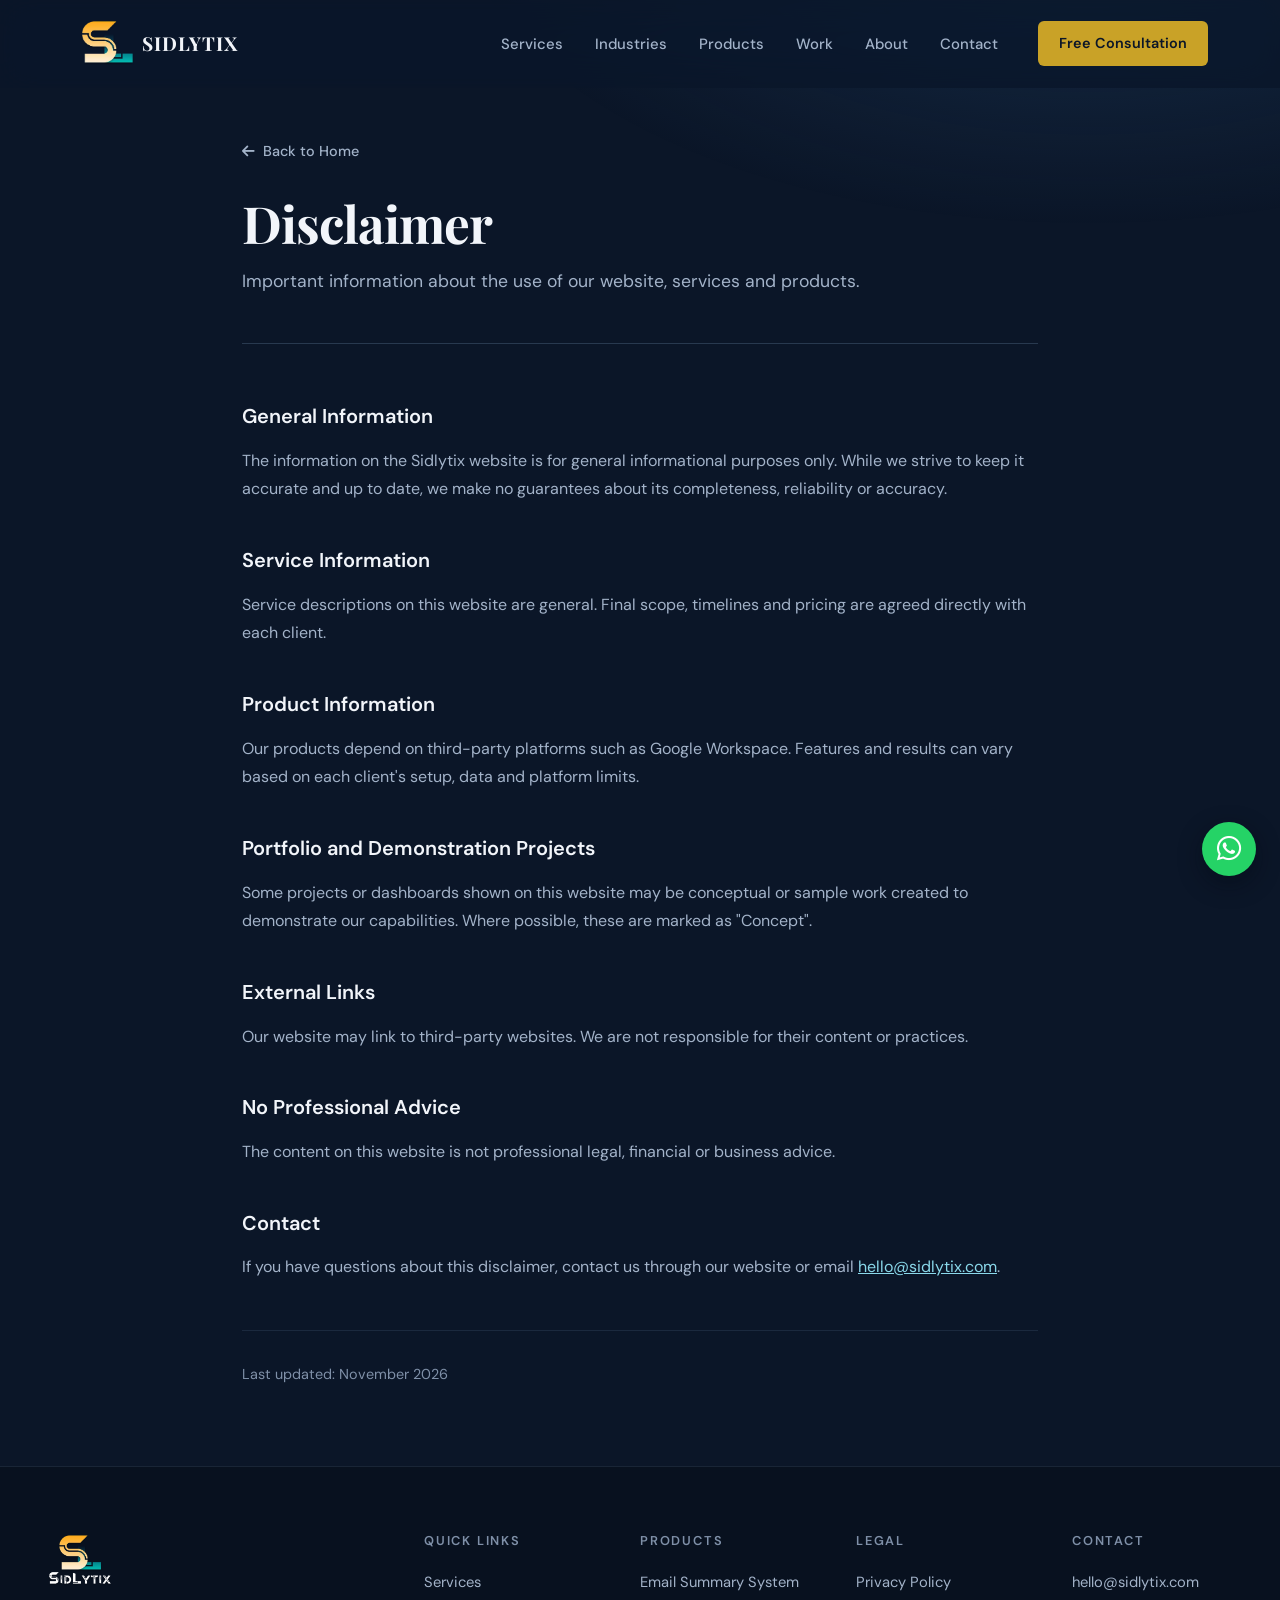
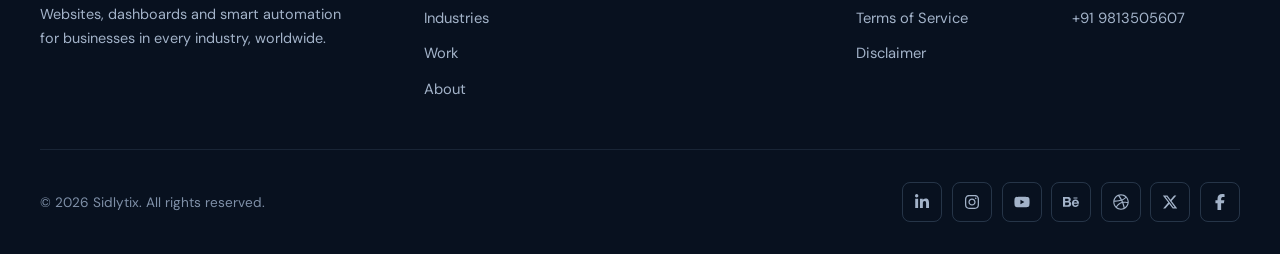
<file: disclaimer.html>
<!doctype html>
<html lang="en">
  <head>
    <meta charset="UTF-8" />
    <meta name="viewport" content="width=device-width, initial-scale=1.0" />
    <title>Disclaimer | Sidlytix</title>
    <meta name="description" content="Disclaimer for the Sidlytix website, services, products and portfolio examples." />
    <link rel="canonical" href="https://sidlytix.com/disclaimer.html" />
    <meta name="theme-color" content="#0b1628" />
    <link rel="icon" type="image/png" href="favicon.png" />
    <link rel="preload" href="fonts/dm-sans-400.woff2" as="font" type="font/woff2" crossorigin />
    <link rel="stylesheet" href="style.css" />
    <link rel="stylesheet" href="https://cdnjs.cloudflare.com/ajax/libs/font-awesome/6.4.0/css/all.min.css" media="print" onload="this.media='all'" />
    <noscript><link rel="stylesheet" href="https://cdnjs.cloudflare.com/ajax/libs/font-awesome/6.4.0/css/all.min.css" /></noscript>
  </head>
  <body>
    <a href="#main" class="skip-link">Skip to content</a>

    <header class="header" id="header">
      <div class="header-container">
        <a href="index.html" class="logo">
          <picture><source srcset="s-logo-01.webp" type="image/webp" /><img width="163" height="165" src="s-logo-01.png" alt="Sidlytix Logo" /></picture>
          <span class="logo-text">SIDLYTIX</span>
        </a>
        <nav class="nav-container" aria-label="Main">
          <ul class="nav-menu">
            <li><a href="index.html#services" class="nav-link">Services</a></li>
            <li><a href="industries.html" class="nav-link">Industries</a></li>
            <li><a href="index.html#products" class="nav-link">Products</a></li>
            <li><a href="index.html#portfolio" class="nav-link">Work</a></li>
            <li><a href="index.html#about" class="nav-link">About</a></li>
            <li><a href="index.html#contact" class="nav-link">Contact</a></li>
          </ul>
          <a href="index.html#contact" class="header-cta">Free Consultation</a>
          <button class="hamburger" id="hamburger" type="button" aria-label="Open menu" aria-expanded="false" aria-controls="mobileNav">
            <span></span><span></span><span></span>
          </button>
        </nav>
      </div>
    </header>

    <nav class="mobile-nav" id="mobileNav" aria-label="Mobile">
      <a href="index.html#services" class="nav-link">Services</a>
      <a href="industries.html" class="nav-link">Industries</a>
      <a href="index.html#products" class="nav-link">Products</a>
      <a href="index.html#portfolio" class="nav-link">Work</a>
      <a href="index.html#about" class="nav-link">About</a>
      <a href="index.html#contact" class="nav-link">Contact</a>
      <a href="index.html#contact" class="btn-primary nav-link-cta">Free Consultation</a>
    </nav>

    <!-- ===== PAGE CONTENT ===== -->
    <main class="legal-page" id="main">
      <a href="index.html" class="back-link"><i class="fas fa-arrow-left" aria-hidden="true"></i> Back to Home</a>

      <div class="legal-header">
        <h1>Disclaimer</h1>
        <p>Important information about the use of our website, services and products.</p>
      </div>

      <div class="legal-content">
        <h2>General Information</h2>
        <p>The information on the Sidlytix website is for general informational purposes only. While we strive to keep it accurate and up to date, we make no guarantees about its completeness, reliability or accuracy.</p>

        <h2>Service Information</h2>
        <p>Service descriptions on this website are general. Final scope, timelines and pricing are agreed directly with each client.</p>

        <h2>Product Information</h2>
        <p>Our products depend on third-party platforms such as Google Workspace. Features and results can vary based on each client's setup, data and platform limits.</p>

        <h2>Portfolio and Demonstration Projects</h2>
        <p>Some projects or dashboards shown on this website may be conceptual or sample work created to demonstrate our capabilities. Where possible, these are marked as "Concept".</p>

        <h2>External Links</h2>
        <p>Our website may link to third-party websites. We are not responsible for their content or practices.</p>

        <h2>No Professional Advice</h2>
        <p>The content on this website is not professional legal, financial or business advice.</p>

        <h2>Contact</h2>
        <p>If you have questions about this disclaimer, contact us through our website or email <a href="mailto:hello@sidlytix.com">hello@sidlytix.com</a>.</p>
      </div>

      <div class="legal-footer"><p>Last updated: November 2026</p></div>
    </main>

    <footer class="footer">
      <div class="footer-container">
        <div class="footer-grid">
          <div class="footer-brand">
            <a href="index.html" class="logo" aria-label="Sidlytix home">
              <picture><source srcset="framewhite_01.webp" type="image/webp" /><img width="234" height="200" src="framewhite_01.png" alt="Sidlytix Logo" class="footer-logo" /></picture>
            </a>
            <p>Websites, dashboards and smart automation for businesses in every industry, worldwide.</p>
          </div>
          <div class="footer-column">
            <h4 class="footer-title">Quick Links</h4>
            <div class="footer-links">
              <a href="index.html#services">Services</a>
              <a href="industries.html">Industries</a>
              <a href="index.html#portfolio">Work</a>
              <a href="index.html#about">About</a>
            </div>
          </div>
          <div class="footer-column">
            <h4 class="footer-title">Products</h4>
            <div class="footer-links">
              <a href="email-summary.html">Email Summary System</a>
            </div>
          </div>
          <div class="footer-column">
            <h4 class="footer-title">Legal</h4>
            <div class="footer-links">
              <a href="privacy-policy.html">Privacy Policy</a>
              <a href="terms.html">Terms of Service</a>
              <a href="disclaimer.html">Disclaimer</a>
            </div>
          </div>
          <div class="footer-column">
            <h4 class="footer-title">Contact</h4>
            <div class="footer-links">
              <a href="mailto:hello@sidlytix.com">hello@sidlytix.com</a>
              <a href="tel:+919813505607">+91 9813505607</a>
            </div>
          </div>
        </div>
        <div class="footer-bottom">
          <p class="footer-copyright">&copy; 2026 Sidlytix. All rights reserved.</p>
          <div class="footer-socials" aria-label="Sidlytix on social media">
            <a href="https://www.linkedin.com/company/sidlytix" target="_blank" rel="noopener noreferrer me" aria-label="Sidlytix on LinkedIn" title="LinkedIn"><svg viewBox="0 0 448 512" aria-hidden="true" focusable="false"><path d="M100.28 448H7.4V148.9h92.88zM53.79 108.1C24.09 108.1 0 83.5 0 53.8a53.79 53.79 0 0 1 107.58 0c0 29.7-24.1 54.3-53.79 54.3zM447.9 448h-92.68V302.4c0-34.7-.7-79.2-48.29-79.2-48.29 0-55.69 37.7-55.69 76.7V448h-92.78V148.9h89.08v40.8h1.3c12.4-23.5 42.69-48.3 87.88-48.3 94 0 111.28 61.9 111.28 142.3V448z"/></svg></a>
            <a href="https://www.instagram.com/sidlytix" target="_blank" rel="noopener noreferrer me" aria-label="Sidlytix on Instagram" title="Instagram"><svg viewBox="0 0 448 512" aria-hidden="true" focusable="false"><path d="M224.1 141c-63.6 0-114.9 51.3-114.9 114.9s51.3 114.9 114.9 114.9S339 319.5 339 255.9 287.7 141 224.1 141zm0 189.6c-41.1 0-74.7-33.5-74.7-74.7s33.5-74.7 74.7-74.7 74.7 33.5 74.7 74.7-33.6 74.7-74.7 74.7zm146.4-194.3c0 14.9-12 26.8-26.8 26.8-14.9 0-26.8-12-26.8-26.8s12-26.8 26.8-26.8 26.8 12 26.8 26.8zm76.1 27.2c-1.7-35.9-9.9-67.7-36.2-93.9-26.2-26.2-58-34.4-93.9-36.2-37-2.1-147.9-2.1-184.9 0-35.8 1.7-67.6 9.9-93.9 36.1s-34.4 58-36.2 93.9c-2.1 37-2.1 147.9 0 184.9 1.7 35.9 9.9 67.7 36.2 93.9s58 34.4 93.9 36.2c37 2.1 147.9 2.1 184.9 0 35.9-1.7 67.7-9.9 93.9-36.2 26.2-26.2 34.4-58 36.2-93.9 2.1-37 2.1-147.8 0-184.8zM398.8 388c-7.8 19.6-22.9 34.7-42.6 42.6-29.5 11.7-99.5 9-132.1 9s-102.7 2.6-132.1-9c-19.6-7.8-34.7-22.9-42.6-42.6-11.7-29.5-9-99.5-9-132.1s-2.6-102.7 9-132.1c7.8-19.6 22.9-34.7 42.6-42.6 29.5-11.7 99.5-9 132.1-9s102.7-2.6 132.1 9c19.6 7.8 34.7 22.9 42.6 42.6 11.7 29.5 9 99.5 9 132.1s2.7 102.7-9 132.1z"/></svg></a>
            <a href="https://www.youtube.com/@sidlytix" target="_blank" rel="noopener noreferrer me" aria-label="Sidlytix on YouTube" title="YouTube"><svg viewBox="0 0 576 512" aria-hidden="true" focusable="false"><path d="M549.655 124.083c-6.281-23.65-24.787-42.276-48.284-48.597C458.781 64 288 64 288 64S117.22 64 74.629 75.486c-23.497 6.322-42.003 24.947-48.284 48.597-11.412 42.867-11.412 132.305-11.412 132.305s0 89.438 11.412 132.305c6.281 23.65 24.787 41.5 48.284 47.821C117.22 448 288 448 288 448s170.78 0 213.371-11.486c23.497-6.321 42.003-24.171 48.284-47.821 11.412-42.867 11.412-132.305 11.412-132.305s0-89.438-11.412-132.305zm-317.51 213.508V175.185l142.739 81.205-142.739 81.201z"/></svg></a>
            <a href="https://www.behance.net/sidlytix" target="_blank" rel="noopener noreferrer me" aria-label="Sidlytix on Behance" title="Behance"><svg viewBox="0 0 576 512" aria-hidden="true" focusable="false"><path d="M232 237.2c31.8-15.2 48.4-38.2 48.4-74 0-70.6-52.6-87.8-113.3-87.8H0v354.4h171.8c64.4 0 124.9-30.9 124.9-102.9 0-44.5-21.1-77.4-64.7-89.7zM77.9 135.9H151c28.1 0 53.4 7.9 53.4 40.5 0 30.1-19.7 42.2-47.5 42.2h-79v-82.7zm83.3 233.7H77.9V272h84.9c34.3 0 56 14.3 56 50.6 0 35.8-25.9 47-57.6 47zm358.5-240.7H376V94h143.7v34.9zM576 305.2c0-75.9-44.4-139.2-124.9-139.2-78.2 0-131.3 58.8-131.3 135.8 0 79.9 50.3 134.7 131.3 134.7 61.3 0 101-27.6 120.1-86.3H509c-6.7 21.9-34.3 33.5-55.7 33.5-41.3 0-63-24.2-63-65.3h185.1c.3-4.2.6-8.7.6-13.2zM390.4 274c2.3-33.7 24.7-54.8 58.5-54.8 35.4 0 53.2 20.8 56.2 54.8H390.4z"/></svg></a>
            <a href="https://dribbble.com/sidlytix" target="_blank" rel="noopener noreferrer me" aria-label="Sidlytix on Dribbble" title="Dribbble"><svg viewBox="0 0 512 512" aria-hidden="true" focusable="false"><path d="M256 8C119.252 8 8 119.252 8 256s111.252 248 248 248 248-111.252 248-248S392.748 8 256 8zm163.97 114.366c29.503 36.046 47.369 81.957 47.835 131.955-6.984-1.477-77.018-15.682-147.502-6.818-5.752-14.041-11.181-26.393-18.617-41.614 78.321-31.977 113.818-77.482 118.284-83.523zM396.421 97.87c-3.81 5.427-35.697 48.286-111.021 76.519-34.712-63.776-73.185-116.168-79.04-124.008 67.176-16.193 137.966 1.27 190.061 47.489zm-230.48-33.25c5.585 7.659 43.438 60.116 78.537 122.509-99.087 26.313-186.36 25.934-195.834 25.809C62.38 147.205 106.678 92.573 165.941 64.62zM44.17 256.323c0-2.166.043-4.322.108-6.473 9.268.19 111.92 1.513 217.706-30.146 6.064 11.868 11.857 23.915 17.174 35.949-76.599 21.575-146.194 83.527-180.531 142.306C64.794 360.405 44.17 310.73 44.17 256.323zm81.807 167.113c22.127-45.233 82.178-103.622 167.579-132.756 29.74 77.283 42.039 142.053 45.189 160.638-68.112 29.013-150.015 21.053-212.768-27.882zm248.38 8.489c-2.171-12.886-13.446-74.897-41.152-151.033 66.38-10.626 124.7 6.768 131.947 9.055-9.442 58.941-43.273 109.844-90.795 141.978z"/></svg></a>
            <a href="https://x.com/sidlytix" target="_blank" rel="noopener noreferrer me" aria-label="Sidlytix on X" title="X"><svg viewBox="0 0 512 512" aria-hidden="true" focusable="false"><path d="M389.2 48h70.6L305.6 224.2 487 464H345L233.7 318.6 106.5 464H35.8L200.7 275.5 26.8 48H172.4L272.9 180.9 389.2 48zM364.4 421.8h39.1L151.1 88h-42L364.4 421.8z"/></svg></a>
            <a href="https://www.facebook.com/sidlytix" target="_blank" rel="noopener noreferrer me" aria-label="Sidlytix on Facebook" title="Facebook"><svg viewBox="0 0 320 512" aria-hidden="true" focusable="false"><path d="M80 299.3V512H196V299.3h86.5l18-97.8H196V166.9c0-51.7 20.3-71.5 72.7-71.5c16.3 0 29.4 .4 37 1.2V7.9C291.4 4 256.4 0 236.2 0C129.3 0 80 50.5 80 159.4v42.1H14v97.8H80z"/></svg></a>
          </div>
        </div>
      </div>
    </footer>

    <a class="whatsapp-float" href="https://wa.me/919813505607?text=Hi%20Sidlytix%2C%20I%27d%20like%20a%20free%20consultation." target="_blank" rel="noopener noreferrer" aria-label="Chat with Sidlytix on WhatsApp">
      <i class="fab fa-whatsapp" aria-hidden="true"></i>
    </a>

    <script src="script.js" defer></script>
  </body>
</html>
</file>
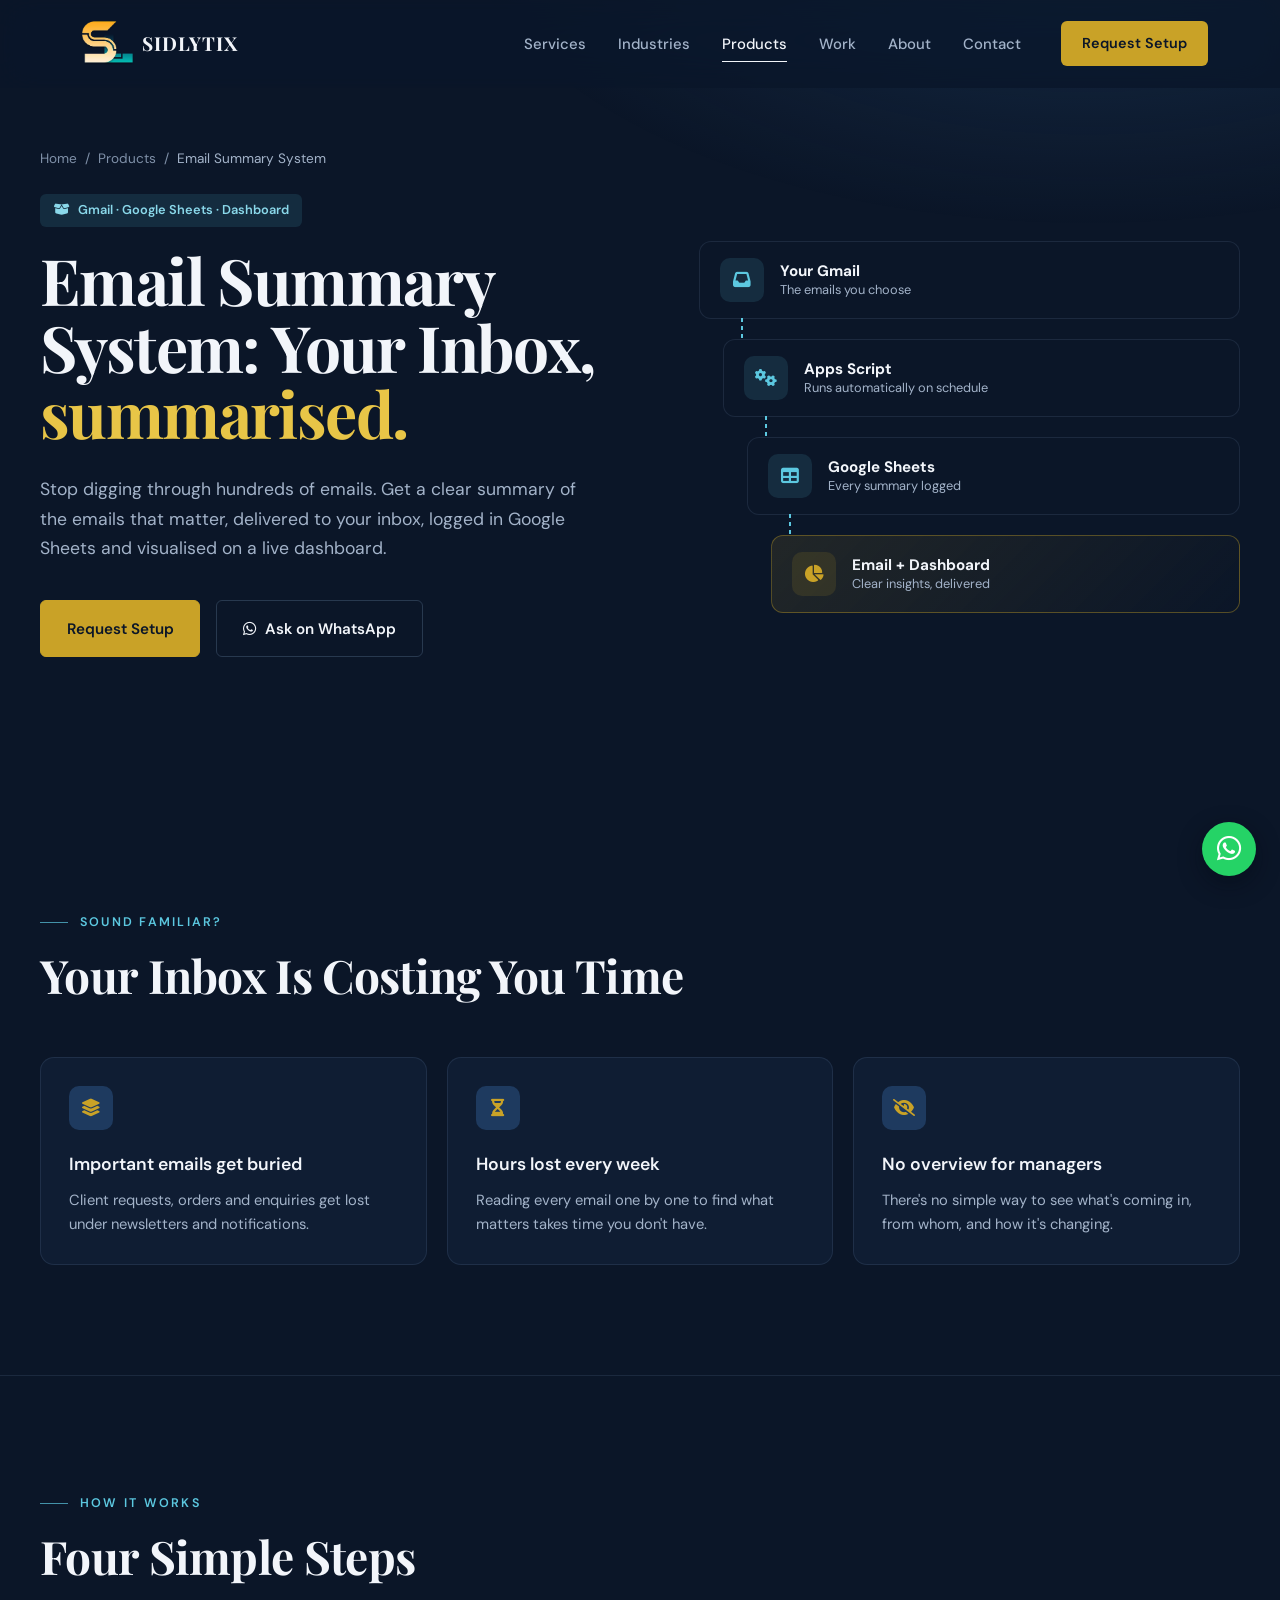
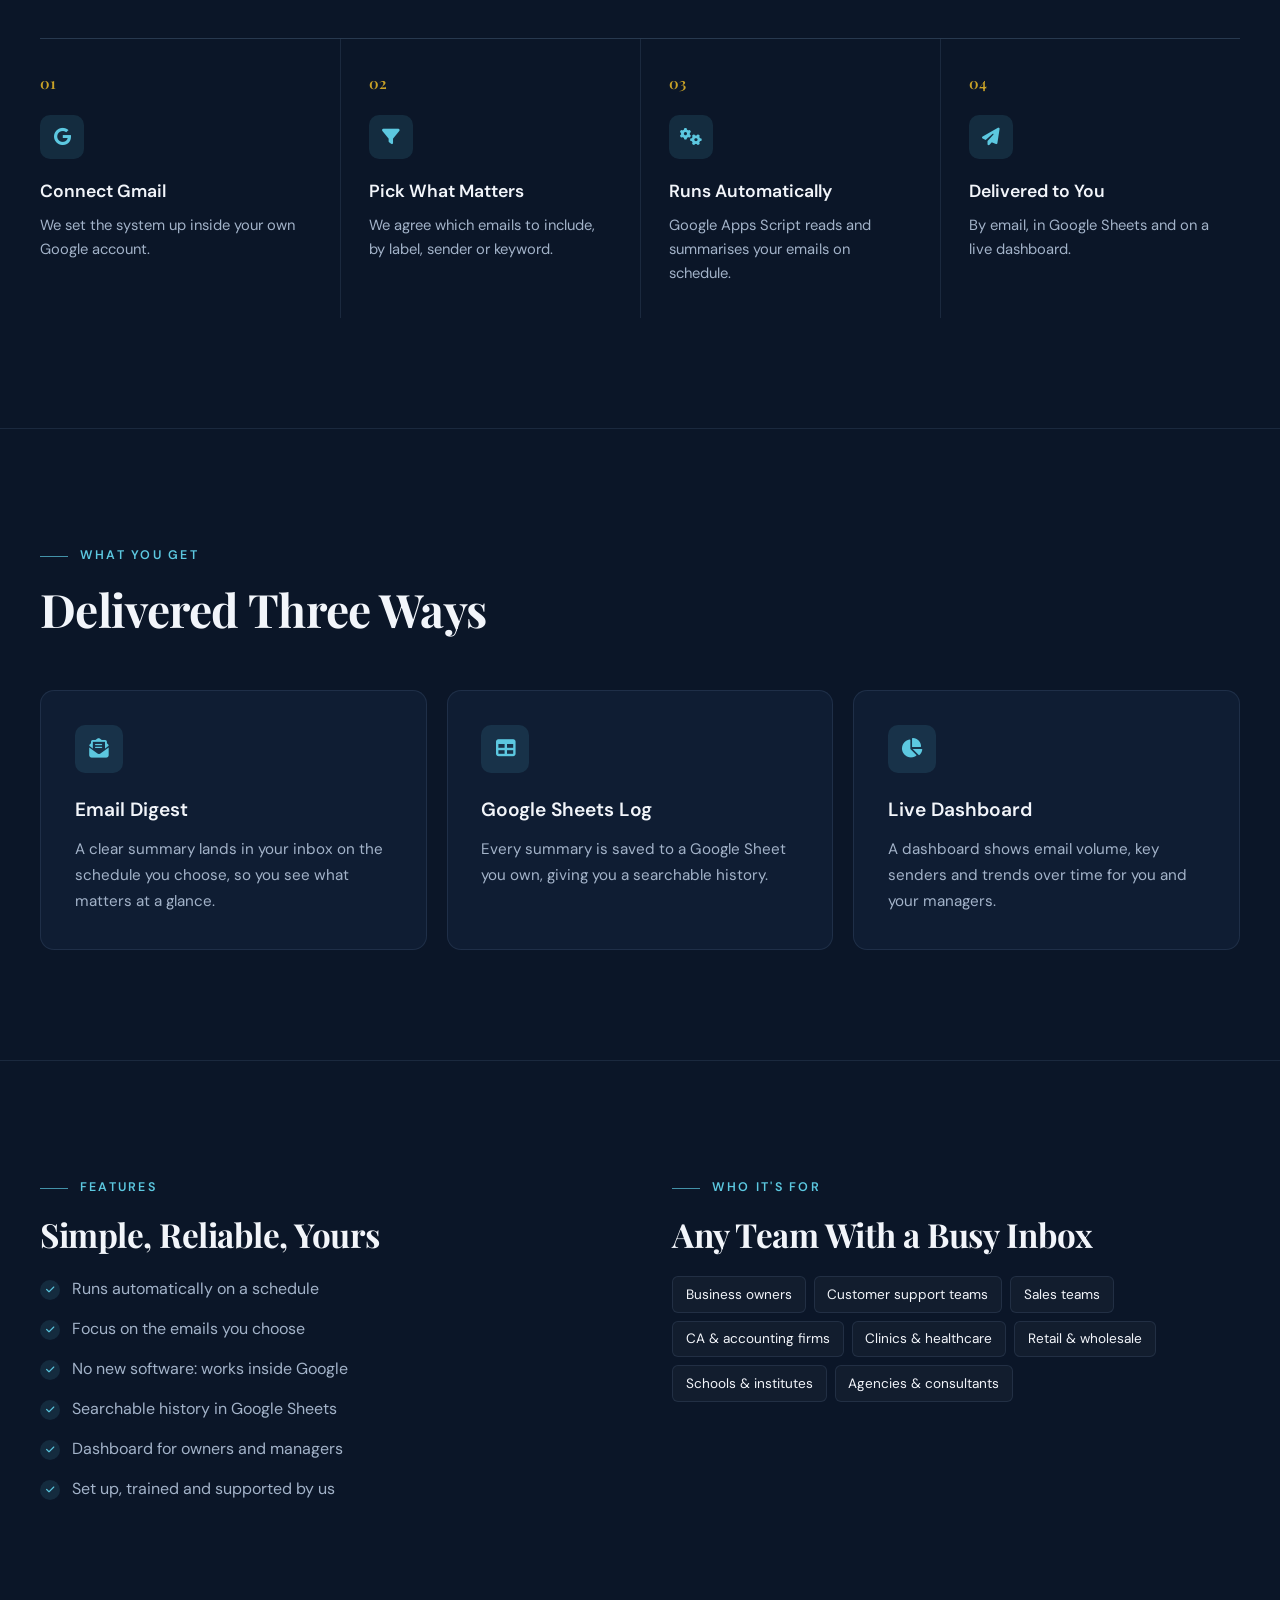
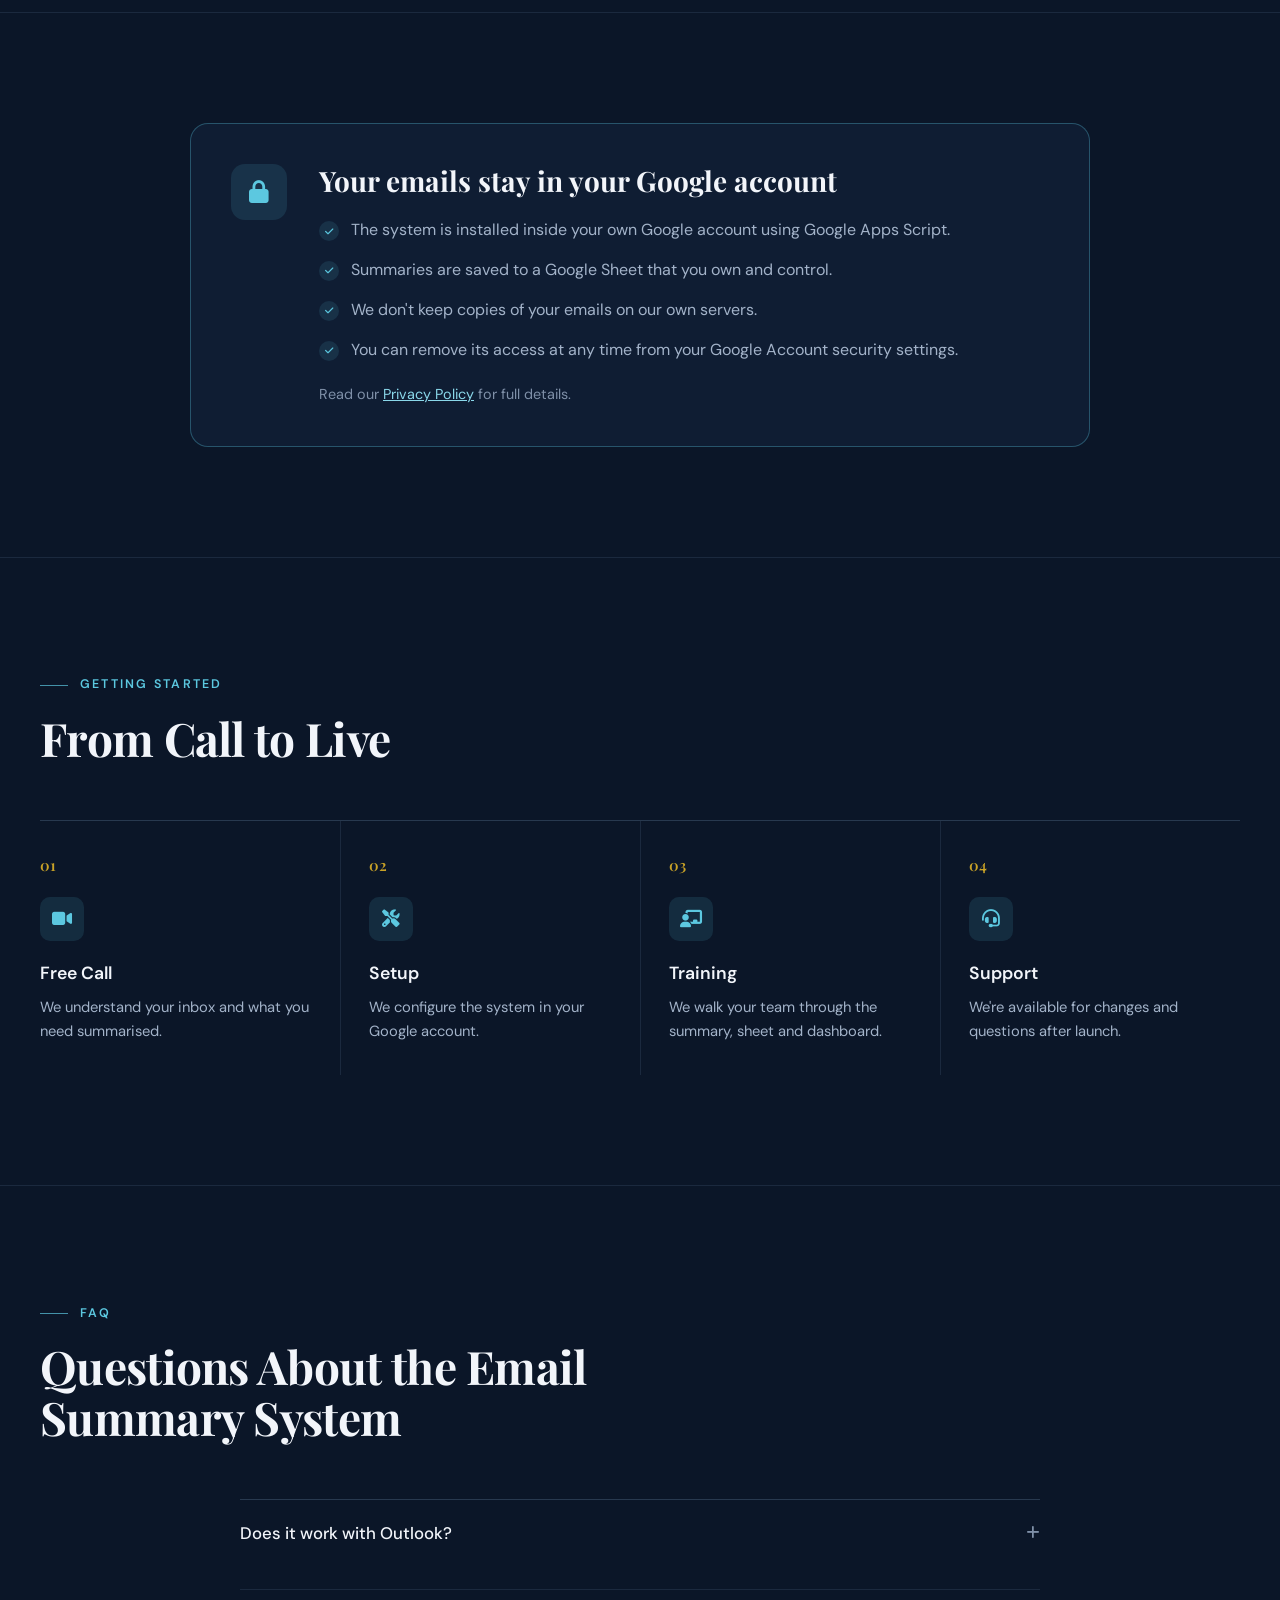
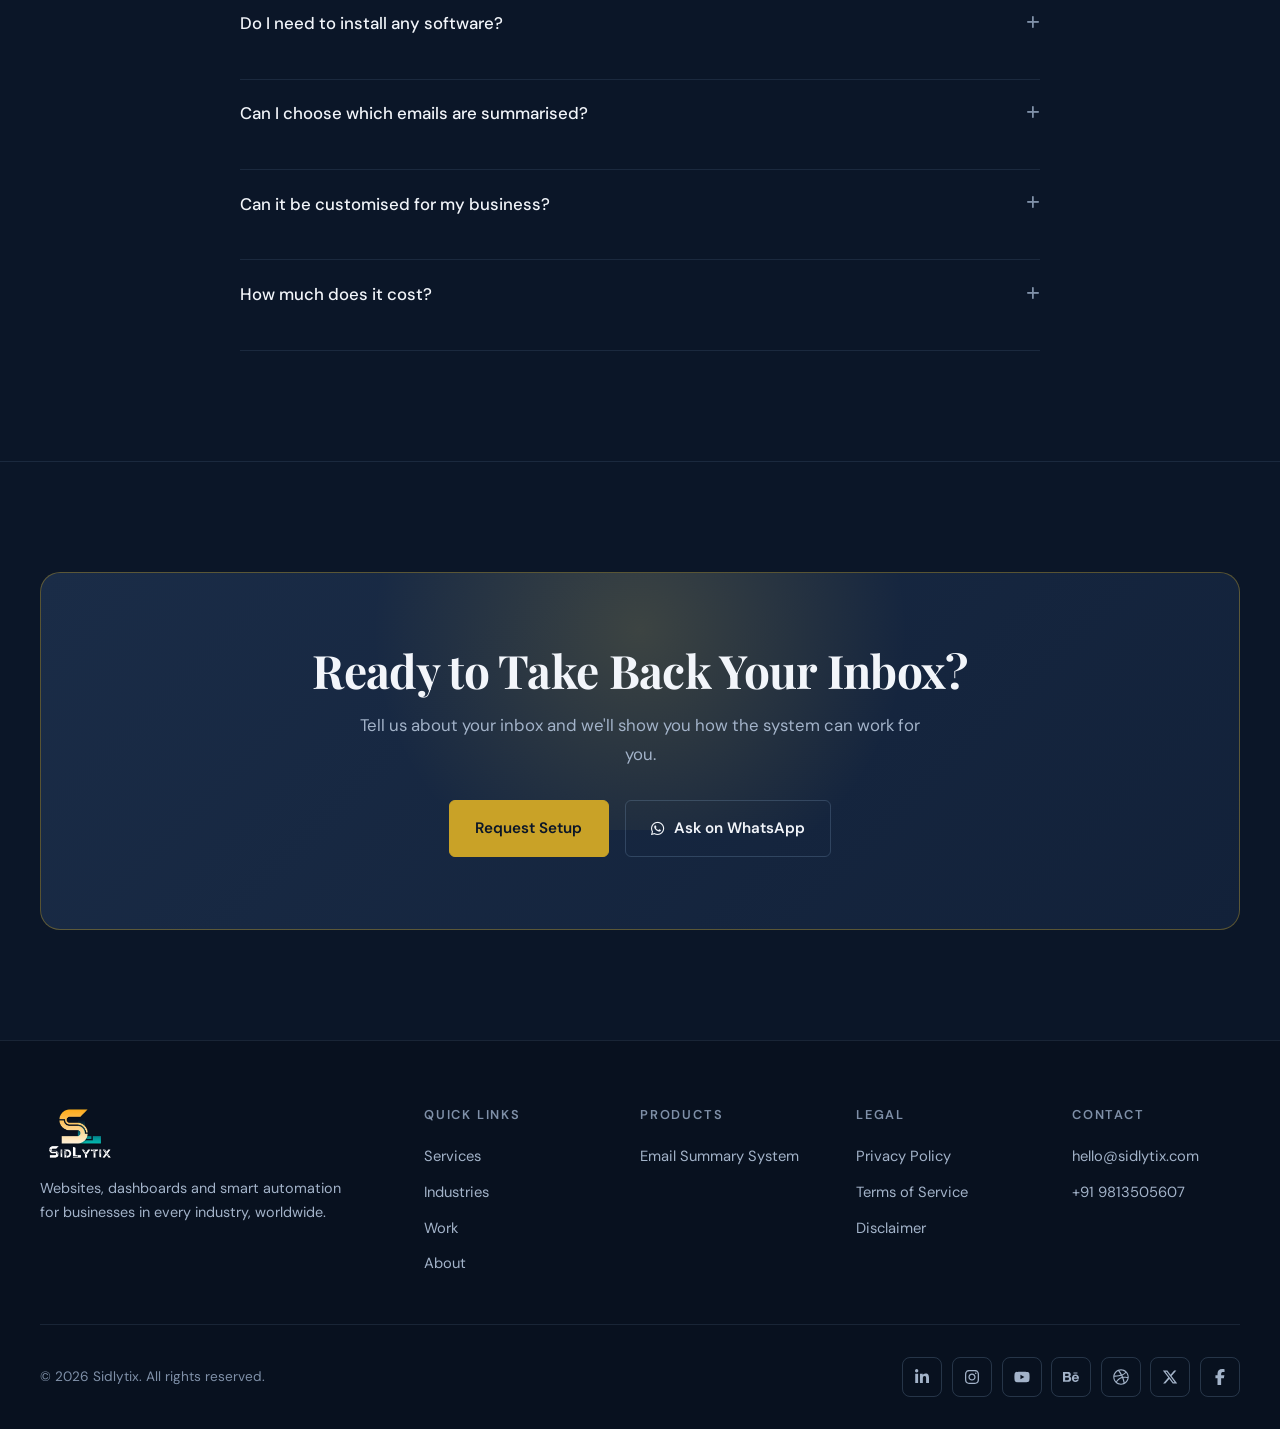
<file: email-summary.html>
<!doctype html>
<html lang="en">
  <head>
    <meta charset="UTF-8" />
    <meta name="viewport" content="width=device-width, initial-scale=1.0" />
    <script>document.documentElement.classList.add("js");</script>

    <title>Email Summary System for Gmail | Sidlytix</title>
    <meta name="description" content="Get a clear summary of your important Gmail emails, delivered by email, logged in Google Sheets and shown on a live dashboard. Set up inside your own Google account by Sidlytix." />
    <meta name="robots" content="index, follow" />
    <link rel="canonical" href="https://sidlytix.com/email-summary.html" />

    <meta property="og:type" content="website" />
    <meta property="og:site_name" content="Sidlytix" />
    <meta property="og:title" content="Email Summary System for Gmail | Sidlytix" />
    <meta property="og:description" content="Your inbox, summarised: by email, in Google Sheets and on a live dashboard." />
    <meta property="og:url" content="https://sidlytix.com/email-summary.html" />
    <meta property="og:image" content="https://sidlytix.com/og/og-email-summary.jpg" />
    <meta property="og:image:width" content="1200" />
    <meta property="og:image:height" content="630" />
    <meta property="og:image:alt" content="Email Summary System for Gmail | Sidlytix" />
    <meta name="twitter:card" content="summary_large_image" />
    <meta name="twitter:title" content="Email Summary System for Gmail | Sidlytix" />
    <meta name="twitter:description" content="Your inbox, summarised: by email, in Google Sheets and on a live dashboard." />
    <meta name="twitter:image" content="https://sidlytix.com/og/og-email-summary.jpg" />

    <meta name="theme-color" content="#0b1628" />
    <link rel="icon" type="image/png" href="favicon.png" />

    <link rel="preload" href="fonts/dm-sans-400.woff2" as="font" type="font/woff2" crossorigin />
    <link rel="preload" href="fonts/playfair-display-700.woff2" as="font" type="font/woff2" crossorigin />
    <link rel="stylesheet" href="style.css" />
    <link rel="stylesheet" href="https://cdnjs.cloudflare.com/ajax/libs/font-awesome/6.4.0/css/all.min.css" media="print" onload="this.media='all'" />
    <noscript><link rel="stylesheet" href="https://cdnjs.cloudflare.com/ajax/libs/font-awesome/6.4.0/css/all.min.css" /></noscript>

    <script type="application/ld+json">
      {
        "@context": "https://schema.org",
        "@type": "Service",
        "name": "Email Summary System",
        "serviceType": "Email automation for Gmail",
        "description": "Automated summaries of important Gmail emails, delivered by email, logged in Google Sheets and visualised on a dashboard. Set up per client inside their own Google account.",
        "areaServed": "Worldwide",
        "provider": { "@type": "Organization", "name": "Sidlytix", "url": "https://sidlytix.com" }
      }
    </script>
  </head>
  <body>
    <a href="#main" class="skip-link">Skip to content</a>

    <header class="header" id="header">
      <div class="header-container">
        <a href="index.html" class="logo">
          <picture><source srcset="s-logo-01.webp" type="image/webp" /><img width="163" height="165" src="s-logo-01.png" alt="Sidlytix Logo" /></picture>
          <span class="logo-text">SIDLYTIX</span>
        </a>
        <nav class="nav-container" aria-label="Main">
          <ul class="nav-menu">
            <li><a href="index.html#services" class="nav-link">Services</a></li>
            <li><a href="industries.html" class="nav-link">Industries</a></li>
            <li><a href="index.html#products" class="nav-link active" aria-current="page">Products</a></li>
            <li><a href="index.html#portfolio" class="nav-link">Work</a></li>
            <li><a href="index.html#about" class="nav-link">About</a></li>
            <li><a href="index.html#contact" class="nav-link">Contact</a></li>
          </ul>
          <a href="index.html?interest=email-summary#contact" class="header-cta">Request Setup</a>
          <button class="hamburger" id="hamburger" type="button" aria-label="Open menu" aria-expanded="false" aria-controls="mobileNav">
            <span></span><span></span><span></span>
          </button>
        </nav>
      </div>
    </header>

    <nav class="mobile-nav" id="mobileNav" aria-label="Mobile">
      <a href="index.html#services" class="nav-link">Services</a>
      <a href="industries.html" class="nav-link">Industries</a>
      <a href="index.html#products" class="nav-link active" aria-current="page">Products</a>
      <a href="index.html#portfolio" class="nav-link">Work</a>
      <a href="index.html#about" class="nav-link">About</a>
      <a href="index.html#contact" class="nav-link">Contact</a>
      <a href="index.html?interest=email-summary#contact" class="btn-primary nav-link-cta">Request Setup</a>
    </nav>

    <main id="main">
      <!-- ===== PRODUCT HERO ===== -->
      <section class="page-hero">
        <div class="page-hero-container">
          <div class="page-hero-content">
            <nav class="breadcrumb fade-in fade-in-delay-1" aria-label="Breadcrumb">
              <a href="index.html">Home</a> <span aria-hidden="true">/</span>
              <a href="index.html#products">Products</a> <span aria-hidden="true">/</span>
              <span aria-current="page">Email Summary System</span>
            </nav>
            <span class="product-label fade-in fade-in-delay-1"><i class="fas fa-box-open" aria-hidden="true"></i> Gmail · Google Sheets · Dashboard</span>
            <h1 class="hero-title fade-in fade-in-delay-2">Email Summary System: Your Inbox, <span>summarised.</span></h1>
            <p class="hero-description fade-in fade-in-delay-3">
              Stop digging through hundreds of emails. Get a clear summary of the emails that matter,
              delivered to your inbox, logged in Google Sheets and visualised on a live dashboard.
            </p>
            <div class="hero-buttons fade-in fade-in-delay-4">
              <a href="index.html?interest=email-summary#contact" class="btn-primary">Request Setup</a>
              <a href="https://wa.me/919813505607?text=Hi%20Sidlytix%2C%20I%27m%20interested%20in%20the%20Email%20Summary%20System." class="btn-secondary" target="_blank" rel="noopener noreferrer">
                <i class="fab fa-whatsapp" aria-hidden="true"></i> Ask on WhatsApp
              </a>
            </div>
          </div>

          <div class="pipeline-wrap fade-in fade-in-delay-3" aria-hidden="true">
            <div class="pipeline">
              <div class="pipe-step">
                <span class="pipe-icon"><i class="fas fa-inbox"></i></span>
                <span class="pipe-text"><strong>Your Gmail</strong><span>The emails you choose</span></span>
              </div>
              <div class="pipe-step">
                <span class="pipe-icon"><i class="fas fa-gears"></i></span>
                <span class="pipe-text"><strong>Apps Script</strong><span>Runs automatically on schedule</span></span>
              </div>
              <div class="pipe-step">
                <span class="pipe-icon"><i class="fas fa-table"></i></span>
                <span class="pipe-text"><strong>Google Sheets</strong><span>Every summary logged</span></span>
              </div>
              <div class="pipe-step pipe-step--final">
                <span class="pipe-icon"><i class="fas fa-chart-pie"></i></span>
                <span class="pipe-text"><strong>Email + Dashboard</strong><span>Clear insights, delivered</span></span>
              </div>
            </div>
          </div>
        </div>
      </section>

      <!-- ===== PROBLEM ===== -->
      <section class="section services-section">
        <div class="section-header">
          <span class="section-subtitle">Sound Familiar?</span>
          <h2 class="section-title">Your Inbox Is Costing You Time</h2>
        </div>
        <div class="features-grid">
          <div class="feature-card">
            <div class="feature-icon"><i class="fas fa-layer-group" aria-hidden="true"></i></div>
            <h3 class="feature-title">Important emails get buried</h3>
            <p class="feature-description">Client requests, orders and enquiries get lost under newsletters and notifications.</p>
          </div>
          <div class="feature-card">
            <div class="feature-icon"><i class="fas fa-hourglass-half" aria-hidden="true"></i></div>
            <h3 class="feature-title">Hours lost every week</h3>
            <p class="feature-description">Reading every email one by one to find what matters takes time you don't have.</p>
          </div>
          <div class="feature-card">
            <div class="feature-icon"><i class="fas fa-eye-slash" aria-hidden="true"></i></div>
            <h3 class="feature-title">No overview for managers</h3>
            <p class="feature-description">There's no simple way to see what's coming in, from whom, and how it's changing.</p>
          </div>
        </div>
      </section>

      <!-- ===== HOW IT WORKS ===== -->
      <section class="section how-it-works-section">
        <div class="section-header">
          <span class="section-subtitle">How It Works</span>
          <h2 class="section-title">Four Simple Steps</h2>
        </div>
        <div class="steps-grid steps-grid--4">
          <div class="step-card">
            <div class="step-number">01</div>
            <div class="step-icon"><i class="fab fa-google" aria-hidden="true"></i></div>
            <h3 class="step-title">Connect Gmail</h3>
            <p class="step-description">We set the system up inside your own Google account.</p>
          </div>
          <div class="step-card">
            <div class="step-number">02</div>
            <div class="step-icon"><i class="fas fa-filter" aria-hidden="true"></i></div>
            <h3 class="step-title">Pick What Matters</h3>
            <p class="step-description">We agree which emails to include, by label, sender or keyword.</p>
          </div>
          <div class="step-card">
            <div class="step-number">03</div>
            <div class="step-icon"><i class="fas fa-gears" aria-hidden="true"></i></div>
            <h3 class="step-title">Runs Automatically</h3>
            <p class="step-description">Google Apps Script reads and summarises your emails on schedule.</p>
          </div>
          <div class="step-card">
            <div class="step-number">04</div>
            <div class="step-icon"><i class="fas fa-paper-plane" aria-hidden="true"></i></div>
            <h3 class="step-title">Delivered to You</h3>
            <p class="step-description">By email, in Google Sheets and on a live dashboard.</p>
          </div>
        </div>
      </section>

      <!-- ===== DELIVERY ===== -->
      <section class="section services-section">
        <div class="section-header">
          <span class="section-subtitle">What You Get</span>
          <h2 class="section-title">Delivered Three Ways</h2>
        </div>
        <div class="services-grid">
          <div class="service-card">
            <div class="service-icon"><i class="fas fa-envelope-open-text" aria-hidden="true"></i></div>
            <h3 class="service-title">Email Digest</h3>
            <p class="service-description">A clear summary lands in your inbox on the schedule you choose, so you see what matters at a glance.</p>
          </div>
          <div class="service-card">
            <div class="service-icon"><i class="fas fa-table" aria-hidden="true"></i></div>
            <h3 class="service-title">Google Sheets Log</h3>
            <p class="service-description">Every summary is saved to a Google Sheet you own, giving you a searchable history.</p>
          </div>
          <div class="service-card">
            <div class="service-icon"><i class="fas fa-chart-pie" aria-hidden="true"></i></div>
            <h3 class="service-title">Live Dashboard</h3>
            <p class="service-description">A dashboard shows email volume, key senders and trends over time for you and your managers.</p>
          </div>
        </div>
      </section>

      <!-- ===== FEATURES + AUDIENCE ===== -->
      <section class="section">
        <div class="split-grid">
          <div>
            <span class="section-subtitle">Features</span>
            <h2 class="section-title section-title--left">Simple, Reliable, Yours</h2>
            <!-- CHECK: remove any feature your current build doesn't do yet -->
            <ul class="check-list">
              <li><i class="fas fa-check" aria-hidden="true"></i> Runs automatically on a schedule</li>
              <li><i class="fas fa-check" aria-hidden="true"></i> Focus on the emails you choose</li>
              <li><i class="fas fa-check" aria-hidden="true"></i> No new software: works inside Google</li>
              <li><i class="fas fa-check" aria-hidden="true"></i> Searchable history in Google Sheets</li>
              <li><i class="fas fa-check" aria-hidden="true"></i> Dashboard for owners and managers</li>
              <li><i class="fas fa-check" aria-hidden="true"></i> Set up, trained and supported by us</li>
            </ul>
          </div>
          <div>
            <span class="section-subtitle">Who It's For</span>
            <h2 class="section-title section-title--left">Any Team With a Busy Inbox</h2>
            <ul class="chip-list chip-list--wrap">
              <li class="chip">Business owners</li>
              <li class="chip">Customer support teams</li>
              <li class="chip">Sales teams</li>
              <li class="chip">CA &amp; accounting firms</li>
              <li class="chip">Clinics &amp; healthcare</li>
              <li class="chip">Retail &amp; wholesale</li>
              <li class="chip">Schools &amp; institutes</li>
              <li class="chip">Agencies &amp; consultants</li>
            </ul>
          </div>
        </div>
      </section>

      <!-- ===== PRIVACY ===== -->
      <section class="section services-section">
        <div class="privacy-box">
          <div class="privacy-icon"><i class="fas fa-lock" aria-hidden="true"></i></div>
          <div>
            <h2 class="privacy-title">Your emails stay in your Google account</h2>
            <!-- CHECK: keep only statements that are true for your setup.
                 If summaries are created with an external AI service (e.g. Gemini or OpenAI API),
                 add a line saying which service and what is sent to it. -->
            <ul class="check-list check-list--single">
              <li><i class="fas fa-check" aria-hidden="true"></i> The system is installed inside your own Google account using Google Apps Script.</li>
              <li><i class="fas fa-check" aria-hidden="true"></i> Summaries are saved to a Google Sheet that you own and control.</li>
              <li><i class="fas fa-check" aria-hidden="true"></i> We don't keep copies of your emails on our own servers.</li>
              <li><i class="fas fa-check" aria-hidden="true"></i> You can remove its access at any time from your Google Account security settings.</li>
            </ul>
            <p class="privacy-more">Read our <a href="privacy-policy.html">Privacy Policy</a> for full details.</p>
          </div>
        </div>
      </section>

      <!-- ===== SETUP PROCESS ===== -->
      <section class="section how-it-works-section">
        <div class="section-header">
          <span class="section-subtitle">Getting Started</span>
          <h2 class="section-title">From Call to Live</h2>
        </div>
        <div class="steps-grid steps-grid--4">
          <div class="step-card">
            <div class="step-number">01</div>
            <div class="step-icon"><i class="fas fa-video" aria-hidden="true"></i></div>
            <h3 class="step-title">Free Call</h3>
            <p class="step-description">We understand your inbox and what you need summarised.</p>
          </div>
          <div class="step-card">
            <div class="step-number">02</div>
            <div class="step-icon"><i class="fas fa-screwdriver-wrench" aria-hidden="true"></i></div>
            <h3 class="step-title">Setup</h3>
            <p class="step-description">We configure the system in your Google account.</p>
          </div>
          <div class="step-card">
            <div class="step-number">03</div>
            <div class="step-icon"><i class="fas fa-chalkboard-user" aria-hidden="true"></i></div>
            <h3 class="step-title">Training</h3>
            <p class="step-description">We walk your team through the summary, sheet and dashboard.</p>
          </div>
          <div class="step-card">
            <div class="step-number">04</div>
            <div class="step-icon"><i class="fas fa-headset" aria-hidden="true"></i></div>
            <h3 class="step-title">Support</h3>
            <p class="step-description">We're available for changes and questions after launch.</p>
          </div>
        </div>
      </section>

      <!-- ===== FAQ ===== -->
      <section class="section faq-section">
        <div class="section-header">
          <span class="section-subtitle">FAQ</span>
          <h2 class="section-title">Questions About the Email Summary System</h2>
        </div>
        <div class="faq-container">
          <div class="faq-item">
            <button class="faq-question" type="button" aria-expanded="false" aria-controls="pfaq-a1" id="pfaq-q1">
              <span>Does it work with Outlook?</span><i class="fas fa-plus faq-icon" aria-hidden="true"></i>
            </button>
            <div class="faq-answer" id="pfaq-a1" role="region" aria-labelledby="pfaq-q1">
              <p>Right now it works with Gmail and Google Workspace accounts.</p>
            </div>
          </div>
          <div class="faq-item">
            <button class="faq-question" type="button" aria-expanded="false" aria-controls="pfaq-a2" id="pfaq-q2">
              <span>Do I need to install any software?</span><i class="fas fa-plus faq-icon" aria-hidden="true"></i>
            </button>
            <div class="faq-answer" id="pfaq-a2" role="region" aria-labelledby="pfaq-q2">
              <p>No. It runs on Google Apps Script inside your Google account, so there's nothing to download or install.</p>
            </div>
          </div>
          <div class="faq-item">
            <button class="faq-question" type="button" aria-expanded="false" aria-controls="pfaq-a3" id="pfaq-q3">
              <span>Can I choose which emails are summarised?</span><i class="fas fa-plus faq-icon" aria-hidden="true"></i>
            </button>
            <div class="faq-answer" id="pfaq-a3" role="region" aria-labelledby="pfaq-q3">
              <p>Yes. During setup we agree which emails to include, for example specific labels, senders or keywords.</p>
            </div>
          </div>
          <div class="faq-item">
            <button class="faq-question" type="button" aria-expanded="false" aria-controls="pfaq-a4" id="pfaq-q4">
              <span>Can it be customised for my business?</span><i class="fas fa-plus faq-icon" aria-hidden="true"></i>
            </button>
            <div class="faq-answer" id="pfaq-a4" role="region" aria-labelledby="pfaq-q4">
              <p>Yes. The summary format, schedule and dashboard are set up around how your team works.</p>
            </div>
          </div>
          <div class="faq-item">
            <button class="faq-question" type="button" aria-expanded="false" aria-controls="pfaq-a5" id="pfaq-q5">
              <span>How much does it cost?</span><i class="fas fa-plus faq-icon" aria-hidden="true"></i>
            </button>
            <div class="faq-answer" id="pfaq-a5" role="region" aria-labelledby="pfaq-q5">
              <p>Pricing depends on your setup. Request a free consultation and we'll send you a clear quote.</p>
            </div>
          </div>
        </div>
      </section>

      <!-- ===== CTA ===== -->
      <section class="section">
        <div class="cta-band">
          <h2 class="section-title">Ready to Take Back Your Inbox?</h2>
          <p class="section-description">Tell us about your inbox and we'll show you how the system can work for you.</p>
          <div class="hero-buttons cta-buttons">
            <a href="index.html?interest=email-summary#contact" class="btn-primary">Request Setup</a>
            <a href="https://wa.me/919813505607?text=Hi%20Sidlytix%2C%20I%27m%20interested%20in%20the%20Email%20Summary%20System." class="btn-secondary" target="_blank" rel="noopener noreferrer">
              <i class="fab fa-whatsapp" aria-hidden="true"></i> Ask on WhatsApp
            </a>
          </div>
        </div>
      </section>
    </main>

    <footer class="footer">
      <div class="footer-container">
        <div class="footer-grid">
          <div class="footer-brand">
            <a href="index.html" class="logo" aria-label="Sidlytix home">
              <picture><source srcset="framewhite_01.webp" type="image/webp" /><img width="234" height="200" src="framewhite_01.png" alt="Sidlytix Logo" class="footer-logo" /></picture>
            </a>
            <p>Websites, dashboards and smart automation for businesses in every industry, worldwide.</p>
          </div>
          <div class="footer-column">
            <h4 class="footer-title">Quick Links</h4>
            <div class="footer-links">
              <a href="index.html#services">Services</a>
              <a href="industries.html">Industries</a>
              <a href="index.html#portfolio">Work</a>
              <a href="index.html#about">About</a>
            </div>
          </div>
          <div class="footer-column">
            <h4 class="footer-title">Products</h4>
            <div class="footer-links">
              <a href="email-summary.html">Email Summary System</a>
            </div>
          </div>
          <div class="footer-column">
            <h4 class="footer-title">Legal</h4>
            <div class="footer-links">
              <a href="privacy-policy.html">Privacy Policy</a>
              <a href="terms.html">Terms of Service</a>
              <a href="disclaimer.html">Disclaimer</a>
            </div>
          </div>
          <div class="footer-column">
            <h4 class="footer-title">Contact</h4>
            <div class="footer-links">
              <a href="mailto:hello@sidlytix.com">hello@sidlytix.com</a>
              <a href="tel:+919813505607">+91 9813505607</a>
            </div>
          </div>
        </div>
        <div class="footer-bottom">
          <p class="footer-copyright">&copy; 2026 Sidlytix. All rights reserved.</p>
          <div class="footer-socials" aria-label="Sidlytix on social media">
            <a href="https://www.linkedin.com/company/sidlytix" target="_blank" rel="noopener noreferrer me" aria-label="Sidlytix on LinkedIn" title="LinkedIn"><svg viewBox="0 0 448 512" aria-hidden="true" focusable="false"><path d="M100.28 448H7.4V148.9h92.88zM53.79 108.1C24.09 108.1 0 83.5 0 53.8a53.79 53.79 0 0 1 107.58 0c0 29.7-24.1 54.3-53.79 54.3zM447.9 448h-92.68V302.4c0-34.7-.7-79.2-48.29-79.2-48.29 0-55.69 37.7-55.69 76.7V448h-92.78V148.9h89.08v40.8h1.3c12.4-23.5 42.69-48.3 87.88-48.3 94 0 111.28 61.9 111.28 142.3V448z"/></svg></a>
            <a href="https://www.instagram.com/sidlytix" target="_blank" rel="noopener noreferrer me" aria-label="Sidlytix on Instagram" title="Instagram"><svg viewBox="0 0 448 512" aria-hidden="true" focusable="false"><path d="M224.1 141c-63.6 0-114.9 51.3-114.9 114.9s51.3 114.9 114.9 114.9S339 319.5 339 255.9 287.7 141 224.1 141zm0 189.6c-41.1 0-74.7-33.5-74.7-74.7s33.5-74.7 74.7-74.7 74.7 33.5 74.7 74.7-33.6 74.7-74.7 74.7zm146.4-194.3c0 14.9-12 26.8-26.8 26.8-14.9 0-26.8-12-26.8-26.8s12-26.8 26.8-26.8 26.8 12 26.8 26.8zm76.1 27.2c-1.7-35.9-9.9-67.7-36.2-93.9-26.2-26.2-58-34.4-93.9-36.2-37-2.1-147.9-2.1-184.9 0-35.8 1.7-67.6 9.9-93.9 36.1s-34.4 58-36.2 93.9c-2.1 37-2.1 147.9 0 184.9 1.7 35.9 9.9 67.7 36.2 93.9s58 34.4 93.9 36.2c37 2.1 147.9 2.1 184.9 0 35.9-1.7 67.7-9.9 93.9-36.2 26.2-26.2 34.4-58 36.2-93.9 2.1-37 2.1-147.8 0-184.8zM398.8 388c-7.8 19.6-22.9 34.7-42.6 42.6-29.5 11.7-99.5 9-132.1 9s-102.7 2.6-132.1-9c-19.6-7.8-34.7-22.9-42.6-42.6-11.7-29.5-9-99.5-9-132.1s-2.6-102.7 9-132.1c7.8-19.6 22.9-34.7 42.6-42.6 29.5-11.7 99.5-9 132.1-9s102.7-2.6 132.1 9c19.6 7.8 34.7 22.9 42.6 42.6 11.7 29.5 9 99.5 9 132.1s2.7 102.7-9 132.1z"/></svg></a>
            <a href="https://www.youtube.com/@sidlytix" target="_blank" rel="noopener noreferrer me" aria-label="Sidlytix on YouTube" title="YouTube"><svg viewBox="0 0 576 512" aria-hidden="true" focusable="false"><path d="M549.655 124.083c-6.281-23.65-24.787-42.276-48.284-48.597C458.781 64 288 64 288 64S117.22 64 74.629 75.486c-23.497 6.322-42.003 24.947-48.284 48.597-11.412 42.867-11.412 132.305-11.412 132.305s0 89.438 11.412 132.305c6.281 23.65 24.787 41.5 48.284 47.821C117.22 448 288 448 288 448s170.78 0 213.371-11.486c23.497-6.321 42.003-24.171 48.284-47.821 11.412-42.867 11.412-132.305 11.412-132.305s0-89.438-11.412-132.305zm-317.51 213.508V175.185l142.739 81.205-142.739 81.201z"/></svg></a>
            <a href="https://www.behance.net/sidlytix" target="_blank" rel="noopener noreferrer me" aria-label="Sidlytix on Behance" title="Behance"><svg viewBox="0 0 576 512" aria-hidden="true" focusable="false"><path d="M232 237.2c31.8-15.2 48.4-38.2 48.4-74 0-70.6-52.6-87.8-113.3-87.8H0v354.4h171.8c64.4 0 124.9-30.9 124.9-102.9 0-44.5-21.1-77.4-64.7-89.7zM77.9 135.9H151c28.1 0 53.4 7.9 53.4 40.5 0 30.1-19.7 42.2-47.5 42.2h-79v-82.7zm83.3 233.7H77.9V272h84.9c34.3 0 56 14.3 56 50.6 0 35.8-25.9 47-57.6 47zm358.5-240.7H376V94h143.7v34.9zM576 305.2c0-75.9-44.4-139.2-124.9-139.2-78.2 0-131.3 58.8-131.3 135.8 0 79.9 50.3 134.7 131.3 134.7 61.3 0 101-27.6 120.1-86.3H509c-6.7 21.9-34.3 33.5-55.7 33.5-41.3 0-63-24.2-63-65.3h185.1c.3-4.2.6-8.7.6-13.2zM390.4 274c2.3-33.7 24.7-54.8 58.5-54.8 35.4 0 53.2 20.8 56.2 54.8H390.4z"/></svg></a>
            <a href="https://dribbble.com/sidlytix" target="_blank" rel="noopener noreferrer me" aria-label="Sidlytix on Dribbble" title="Dribbble"><svg viewBox="0 0 512 512" aria-hidden="true" focusable="false"><path d="M256 8C119.252 8 8 119.252 8 256s111.252 248 248 248 248-111.252 248-248S392.748 8 256 8zm163.97 114.366c29.503 36.046 47.369 81.957 47.835 131.955-6.984-1.477-77.018-15.682-147.502-6.818-5.752-14.041-11.181-26.393-18.617-41.614 78.321-31.977 113.818-77.482 118.284-83.523zM396.421 97.87c-3.81 5.427-35.697 48.286-111.021 76.519-34.712-63.776-73.185-116.168-79.04-124.008 67.176-16.193 137.966 1.27 190.061 47.489zm-230.48-33.25c5.585 7.659 43.438 60.116 78.537 122.509-99.087 26.313-186.36 25.934-195.834 25.809C62.38 147.205 106.678 92.573 165.941 64.62zM44.17 256.323c0-2.166.043-4.322.108-6.473 9.268.19 111.92 1.513 217.706-30.146 6.064 11.868 11.857 23.915 17.174 35.949-76.599 21.575-146.194 83.527-180.531 142.306C64.794 360.405 44.17 310.73 44.17 256.323zm81.807 167.113c22.127-45.233 82.178-103.622 167.579-132.756 29.74 77.283 42.039 142.053 45.189 160.638-68.112 29.013-150.015 21.053-212.768-27.882zm248.38 8.489c-2.171-12.886-13.446-74.897-41.152-151.033 66.38-10.626 124.7 6.768 131.947 9.055-9.442 58.941-43.273 109.844-90.795 141.978z"/></svg></a>
            <a href="https://x.com/sidlytix" target="_blank" rel="noopener noreferrer me" aria-label="Sidlytix on X" title="X"><svg viewBox="0 0 512 512" aria-hidden="true" focusable="false"><path d="M389.2 48h70.6L305.6 224.2 487 464H345L233.7 318.6 106.5 464H35.8L200.7 275.5 26.8 48H172.4L272.9 180.9 389.2 48zM364.4 421.8h39.1L151.1 88h-42L364.4 421.8z"/></svg></a>
            <a href="https://www.facebook.com/sidlytix" target="_blank" rel="noopener noreferrer me" aria-label="Sidlytix on Facebook" title="Facebook"><svg viewBox="0 0 320 512" aria-hidden="true" focusable="false"><path d="M80 299.3V512H196V299.3h86.5l18-97.8H196V166.9c0-51.7 20.3-71.5 72.7-71.5c16.3 0 29.4 .4 37 1.2V7.9C291.4 4 256.4 0 236.2 0C129.3 0 80 50.5 80 159.4v42.1H14v97.8H80z"/></svg></a>
          </div>
        </div>
      </div>
    </footer>

    <a class="whatsapp-float" href="https://wa.me/919813505607?text=Hi%20Sidlytix%2C%20I%27m%20interested%20in%20the%20Email%20Summary%20System." target="_blank" rel="noopener noreferrer" aria-label="Chat with Sidlytix on WhatsApp">
      <i class="fab fa-whatsapp" aria-hidden="true"></i>
    </a>

    <script src="script.js" defer></script>
  </body>
</html>
</file>
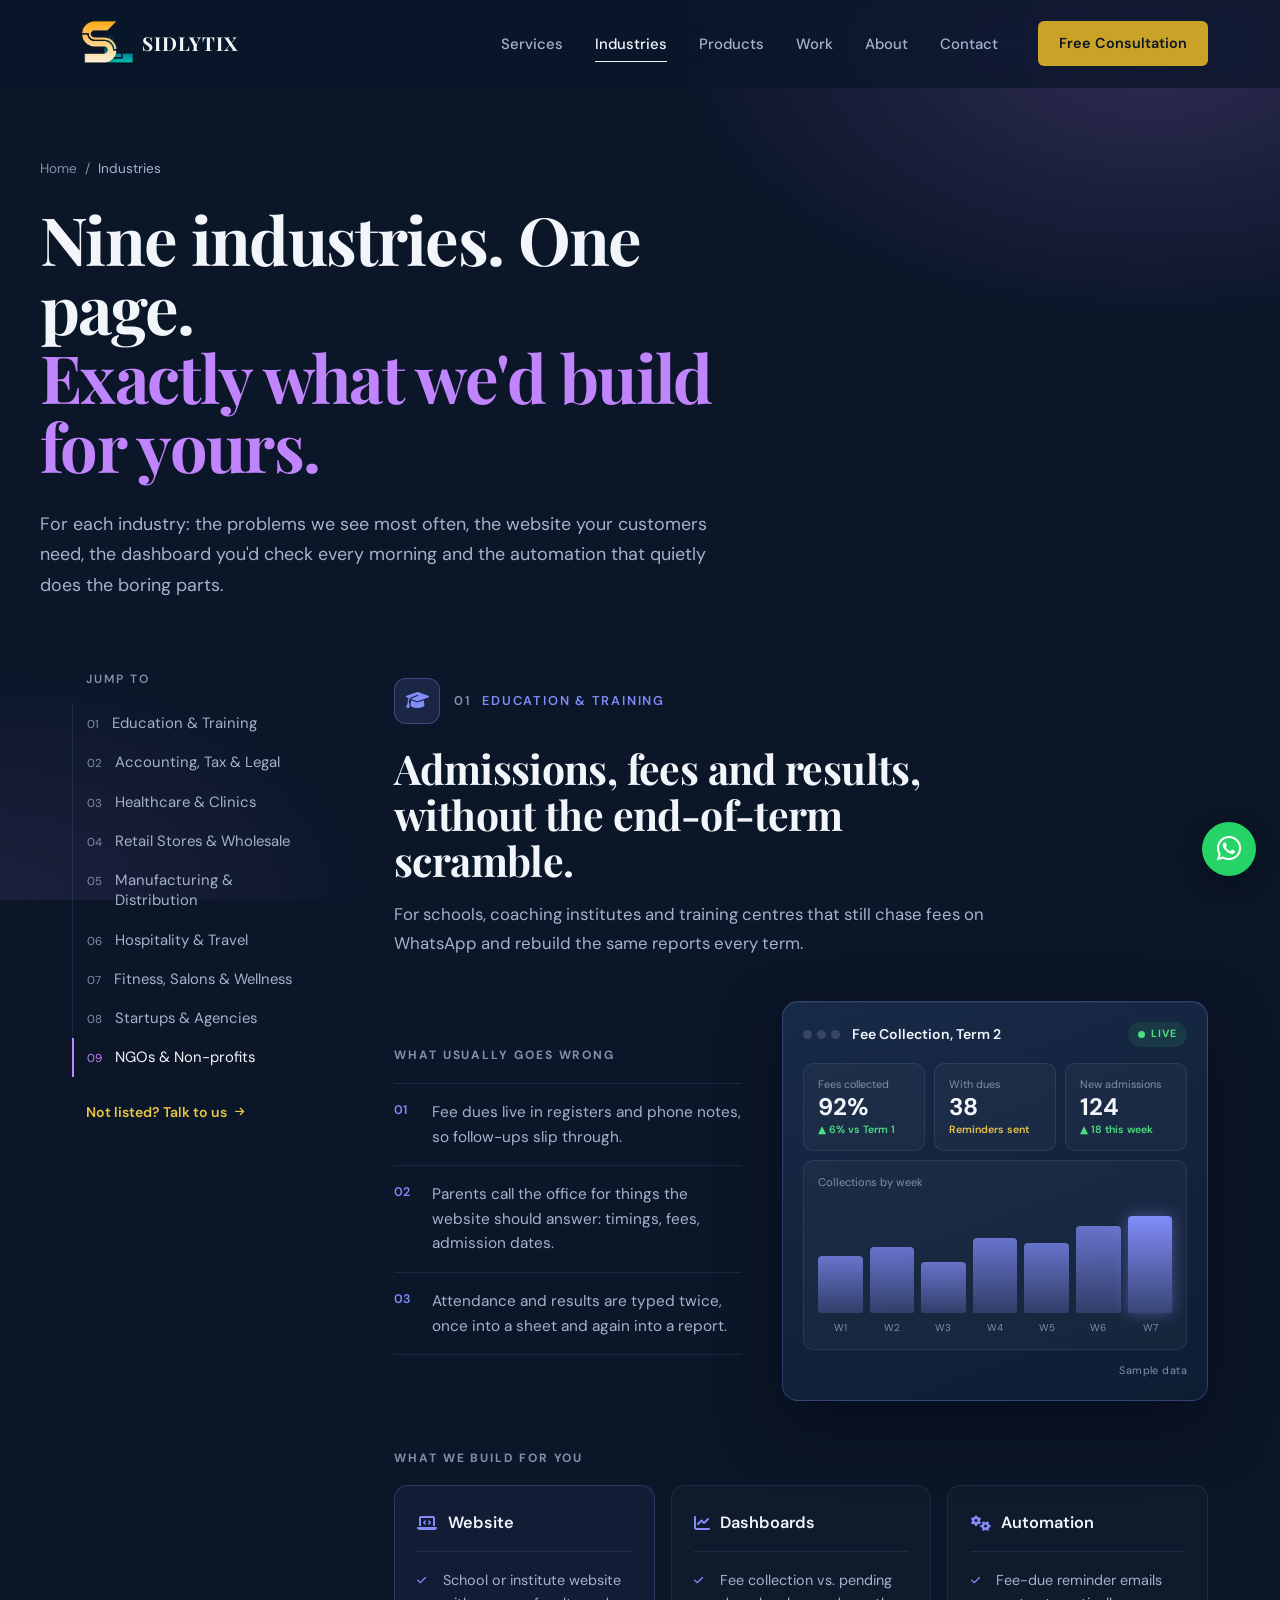
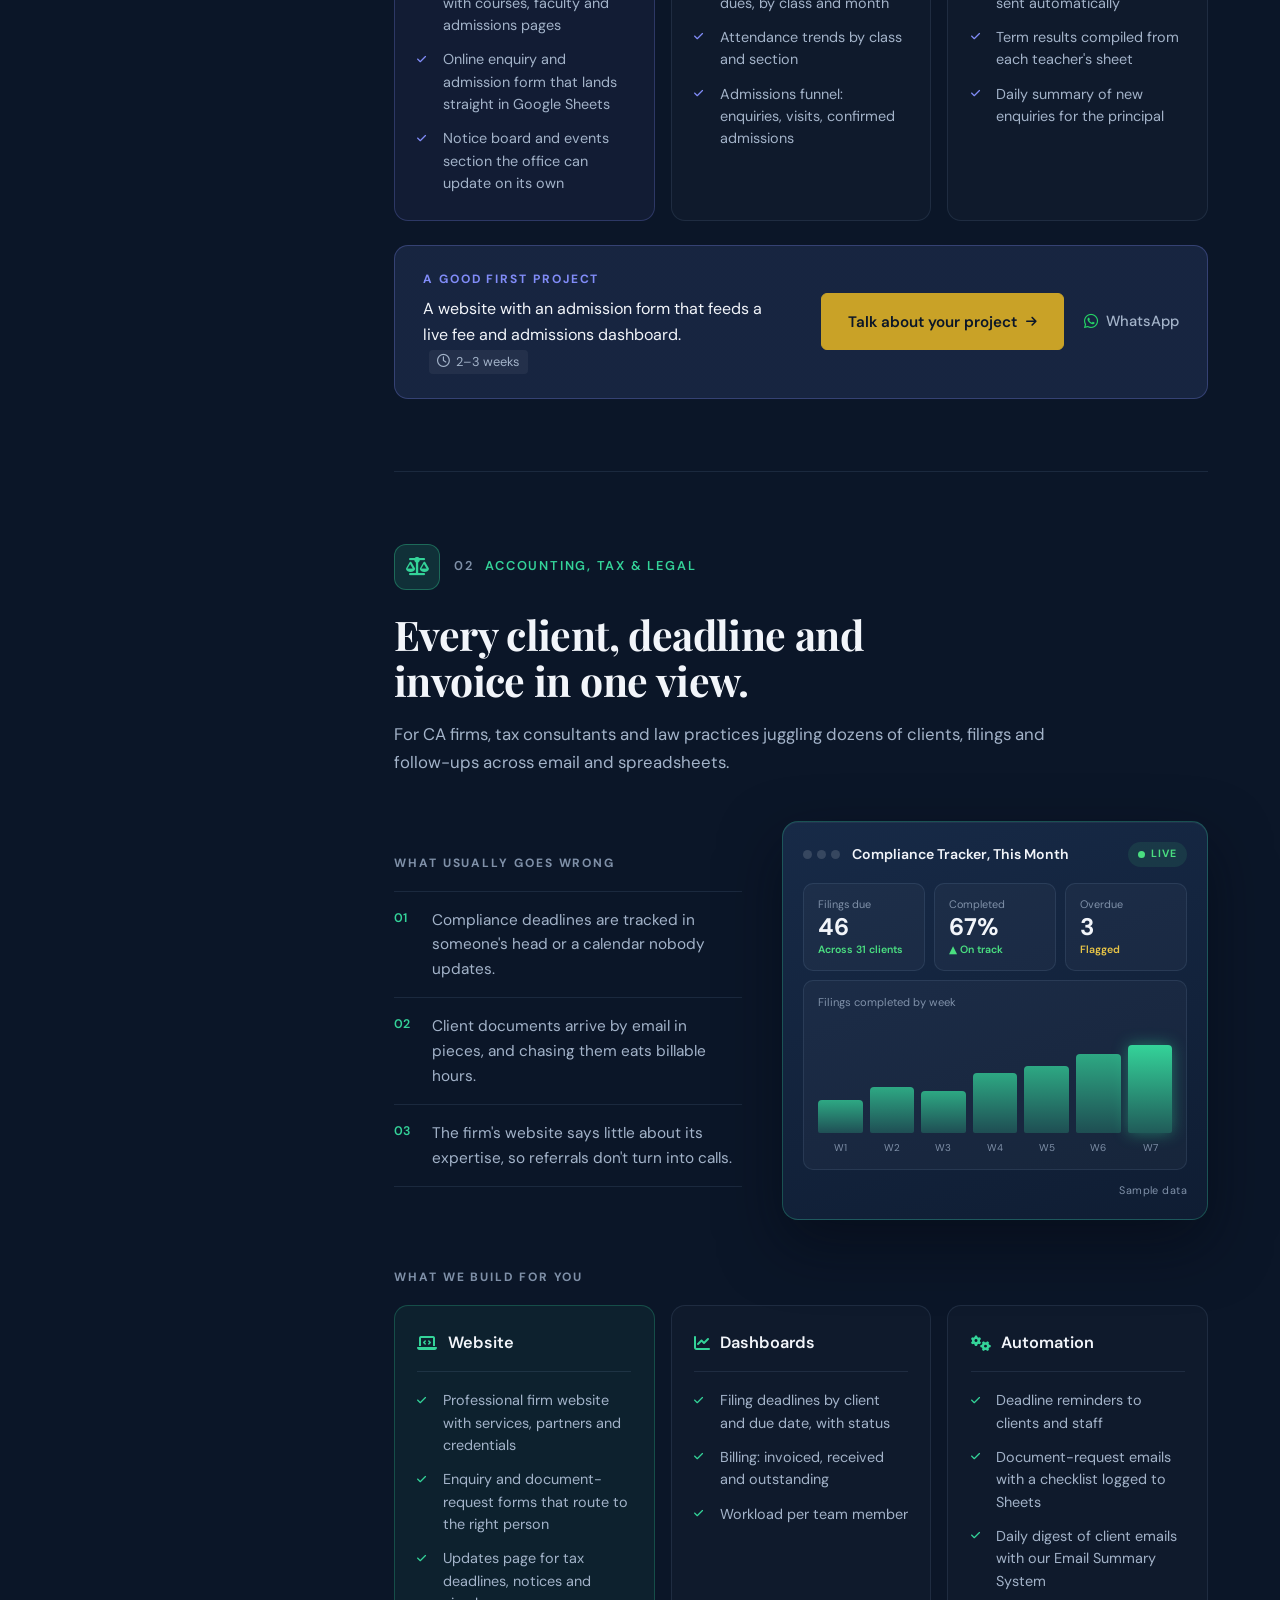
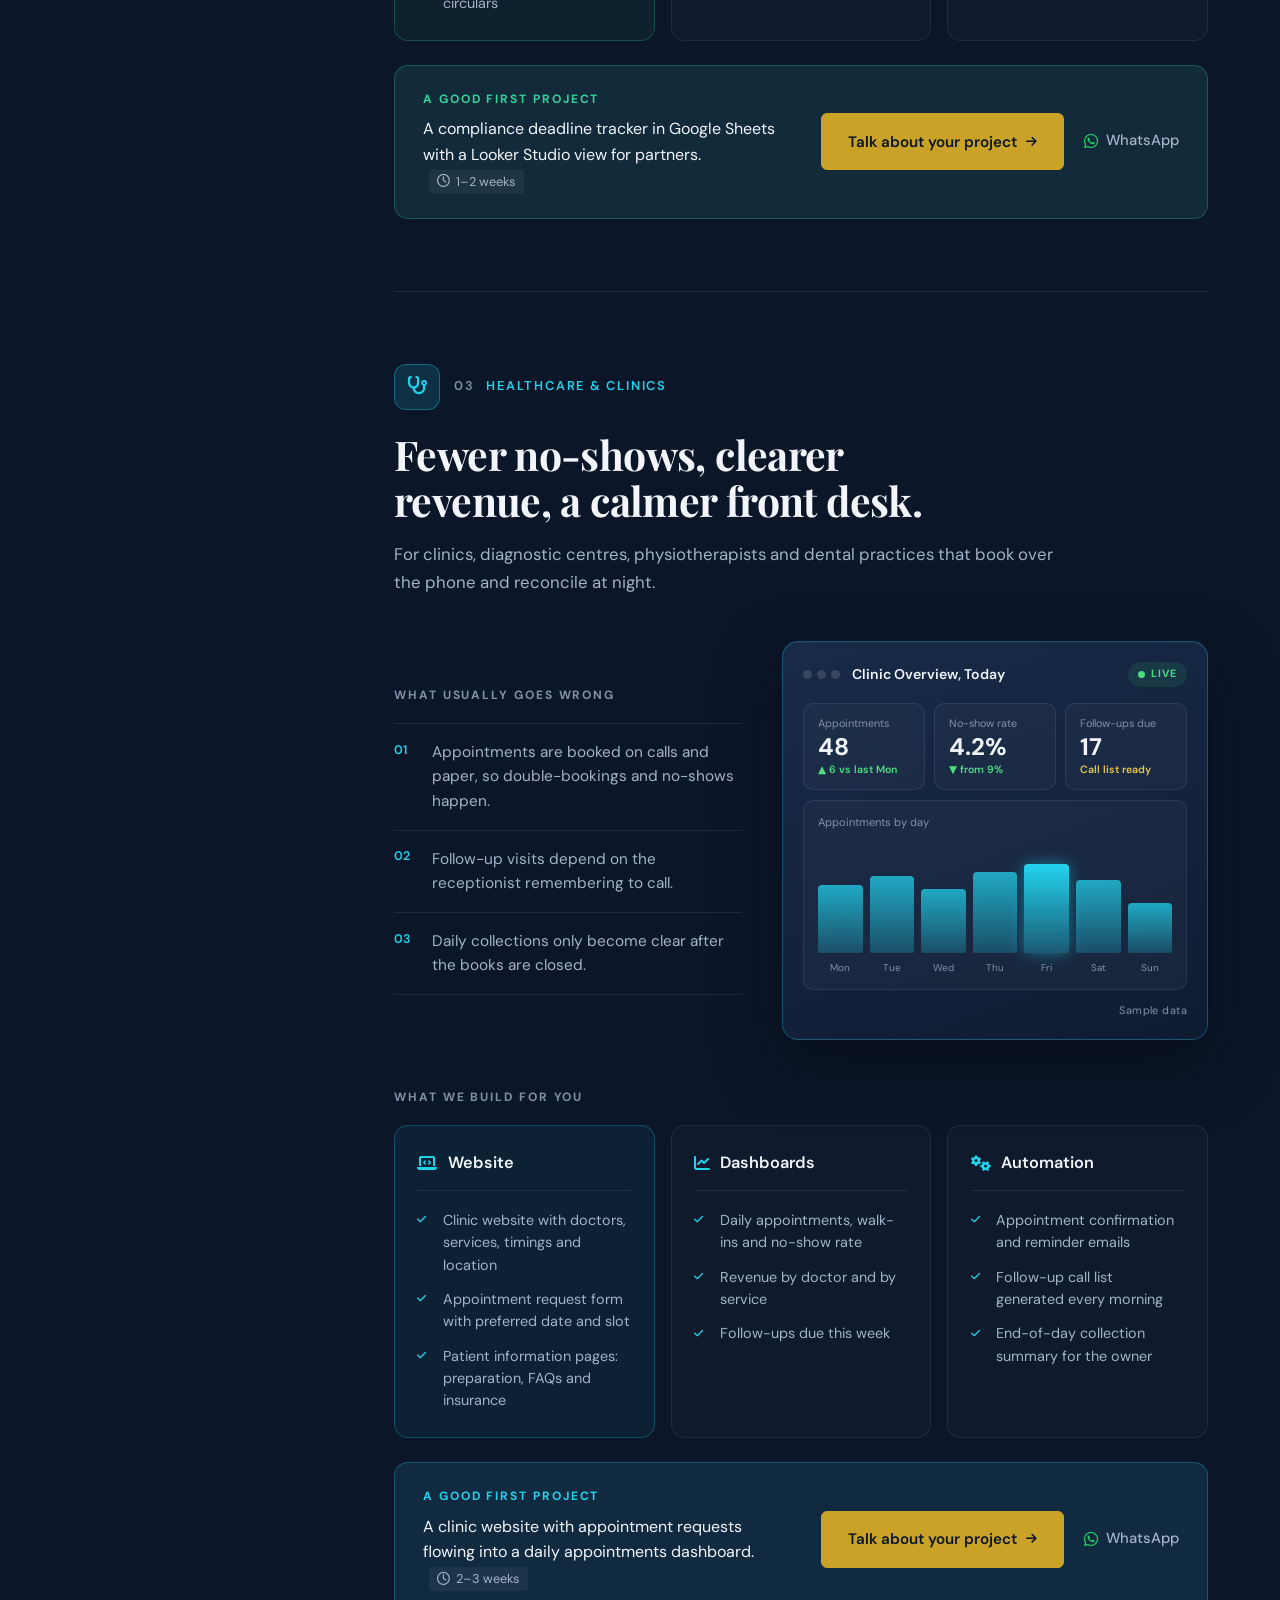
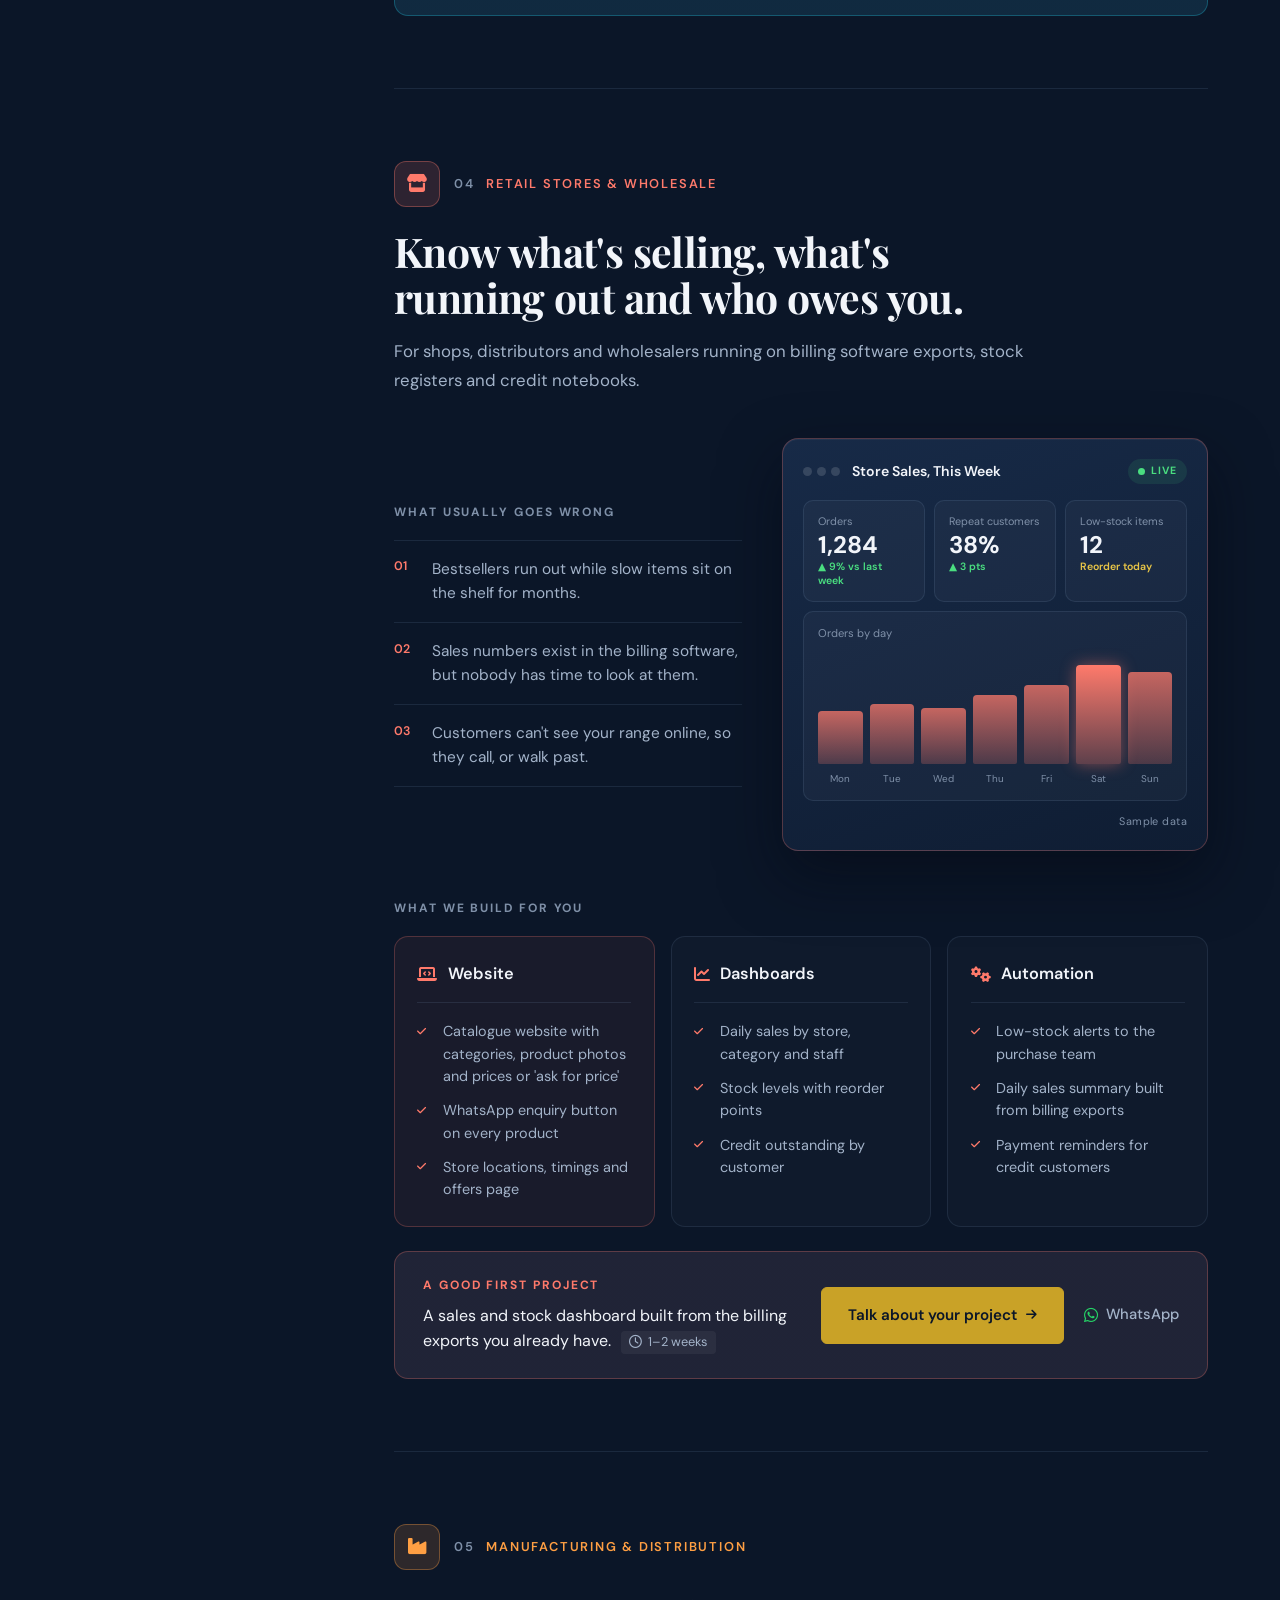
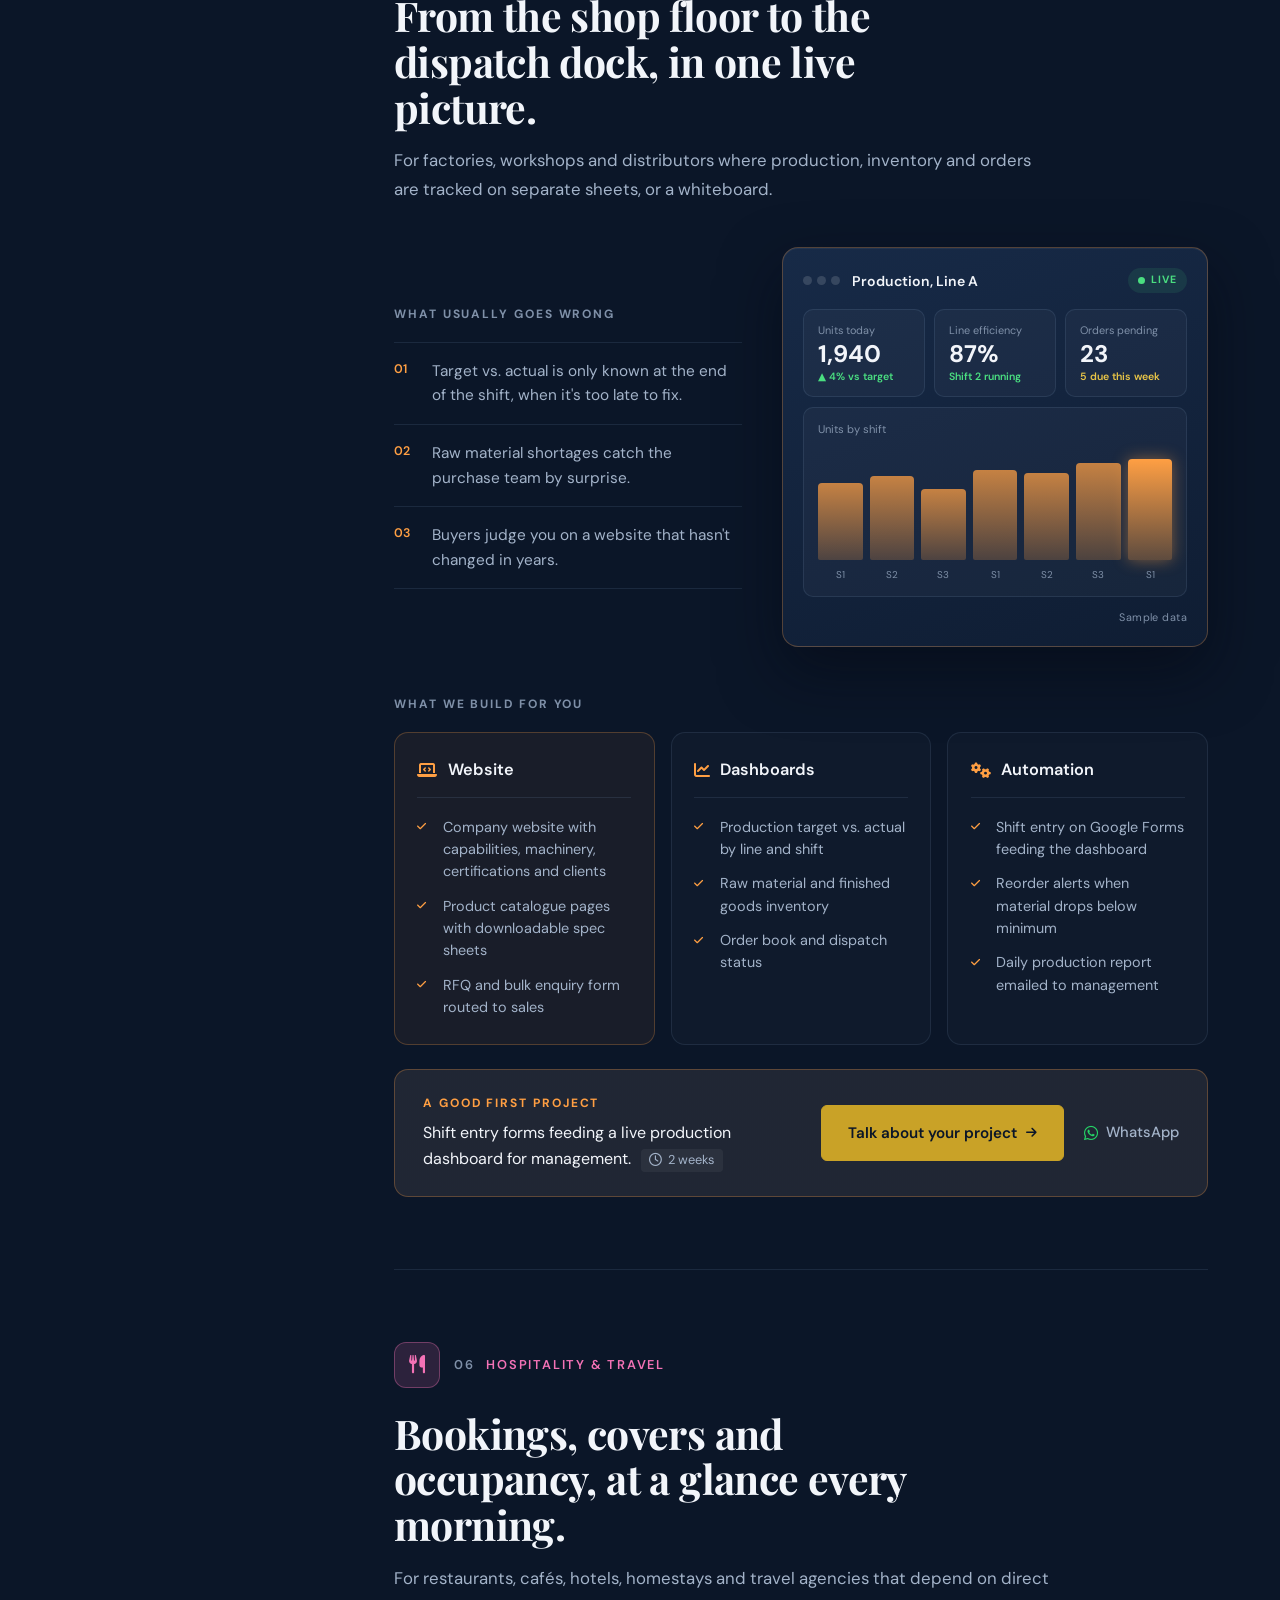
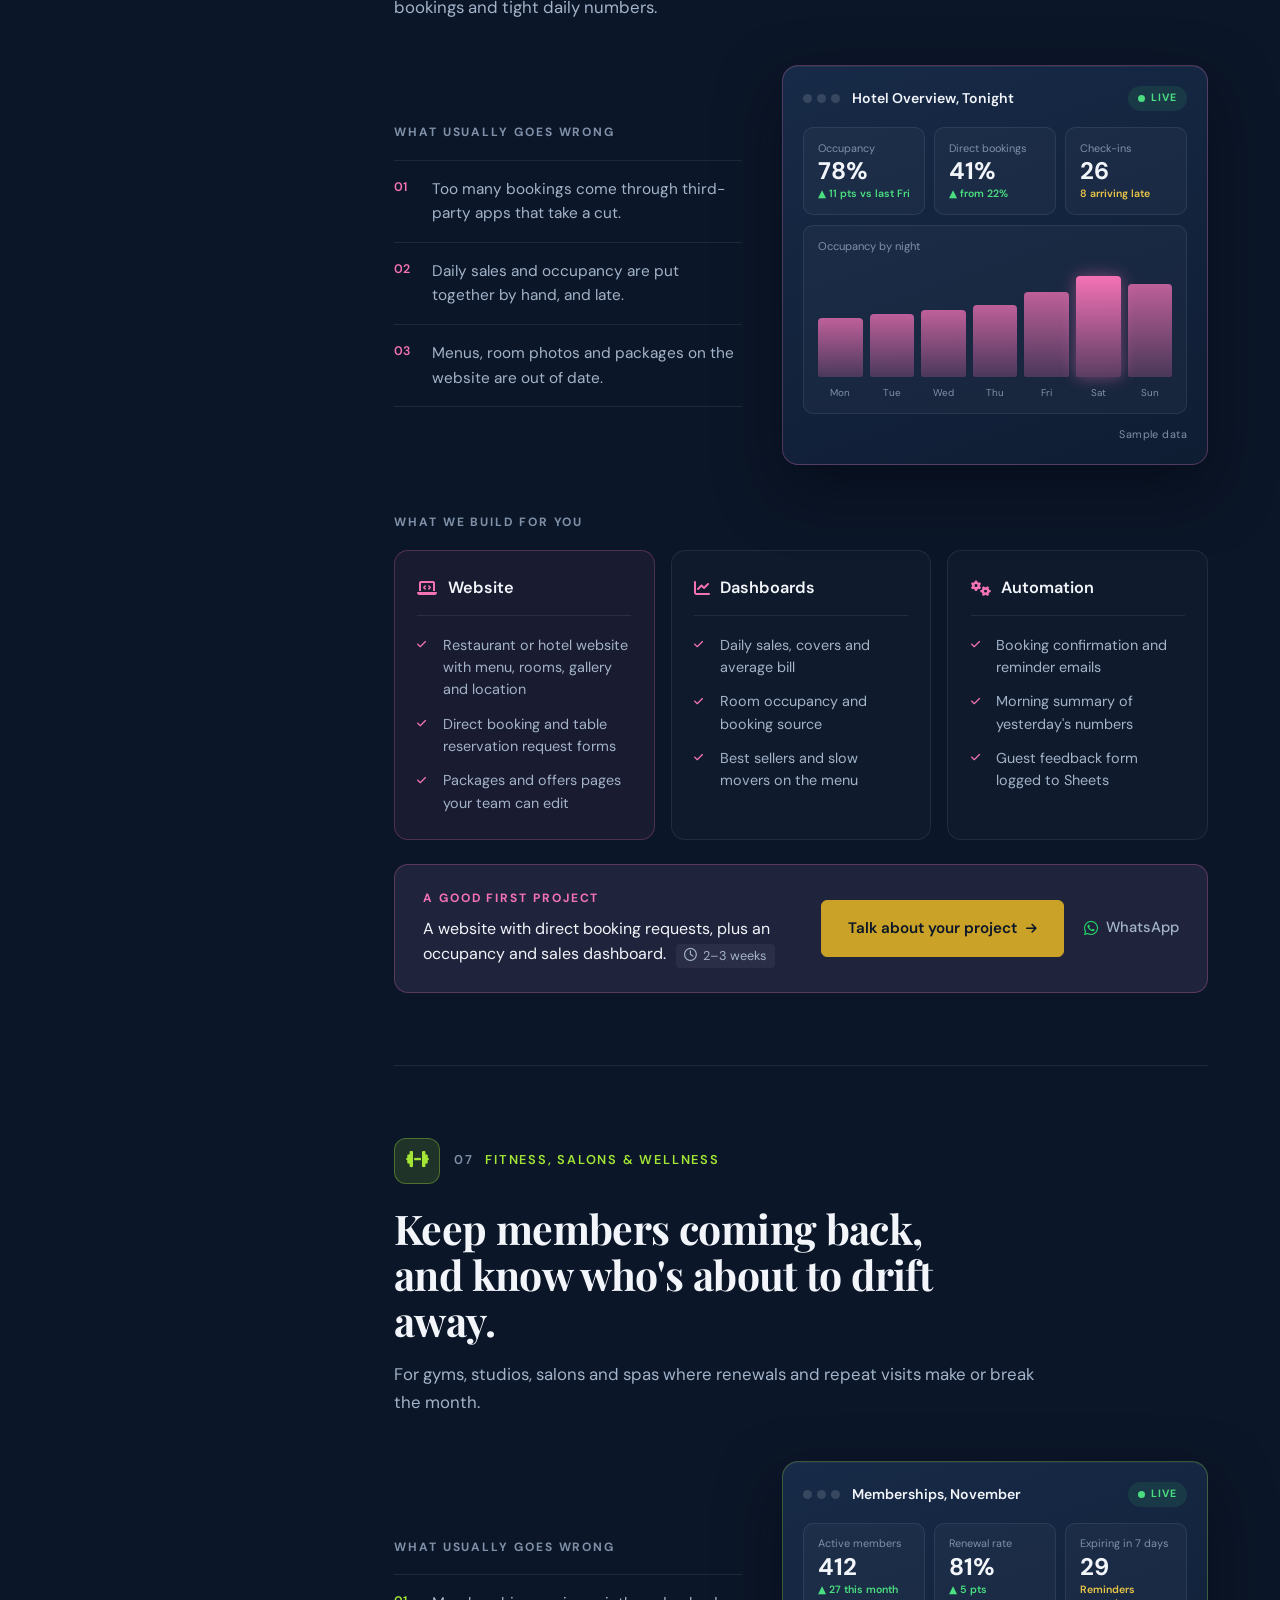
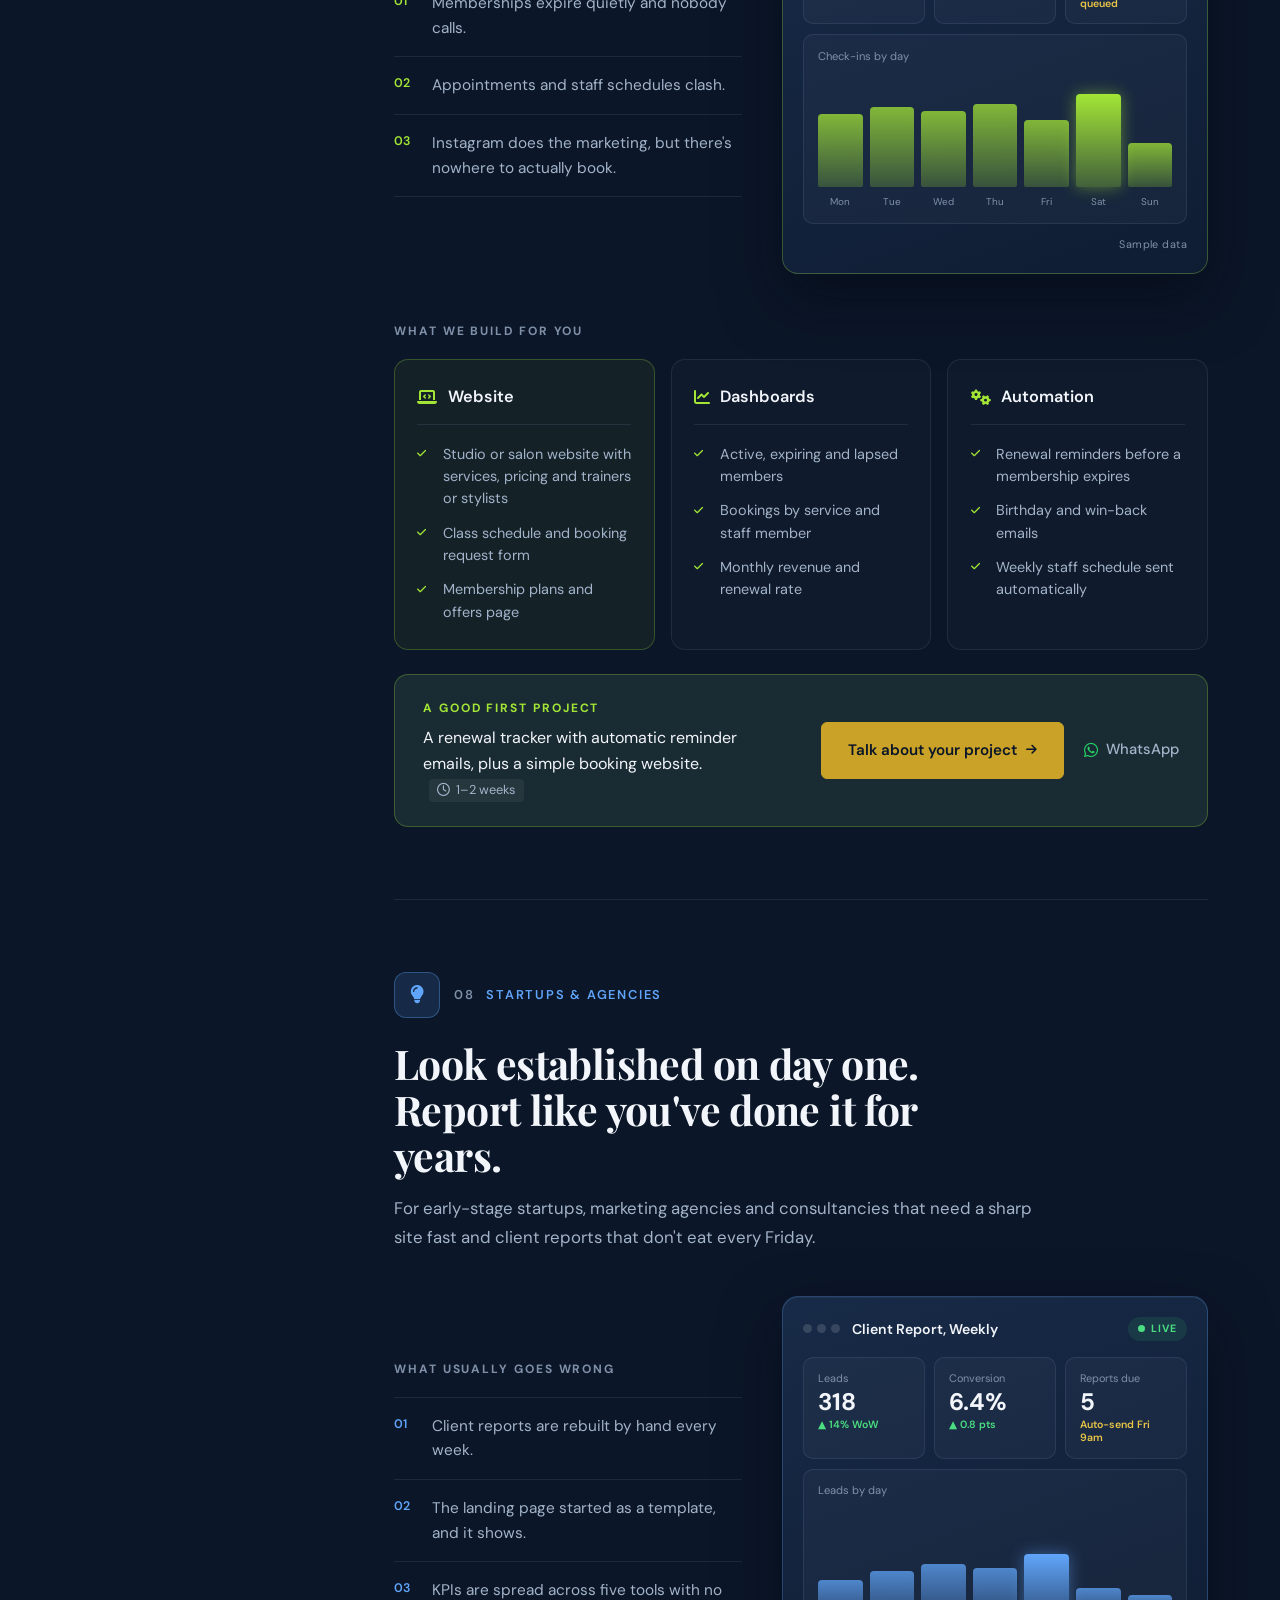
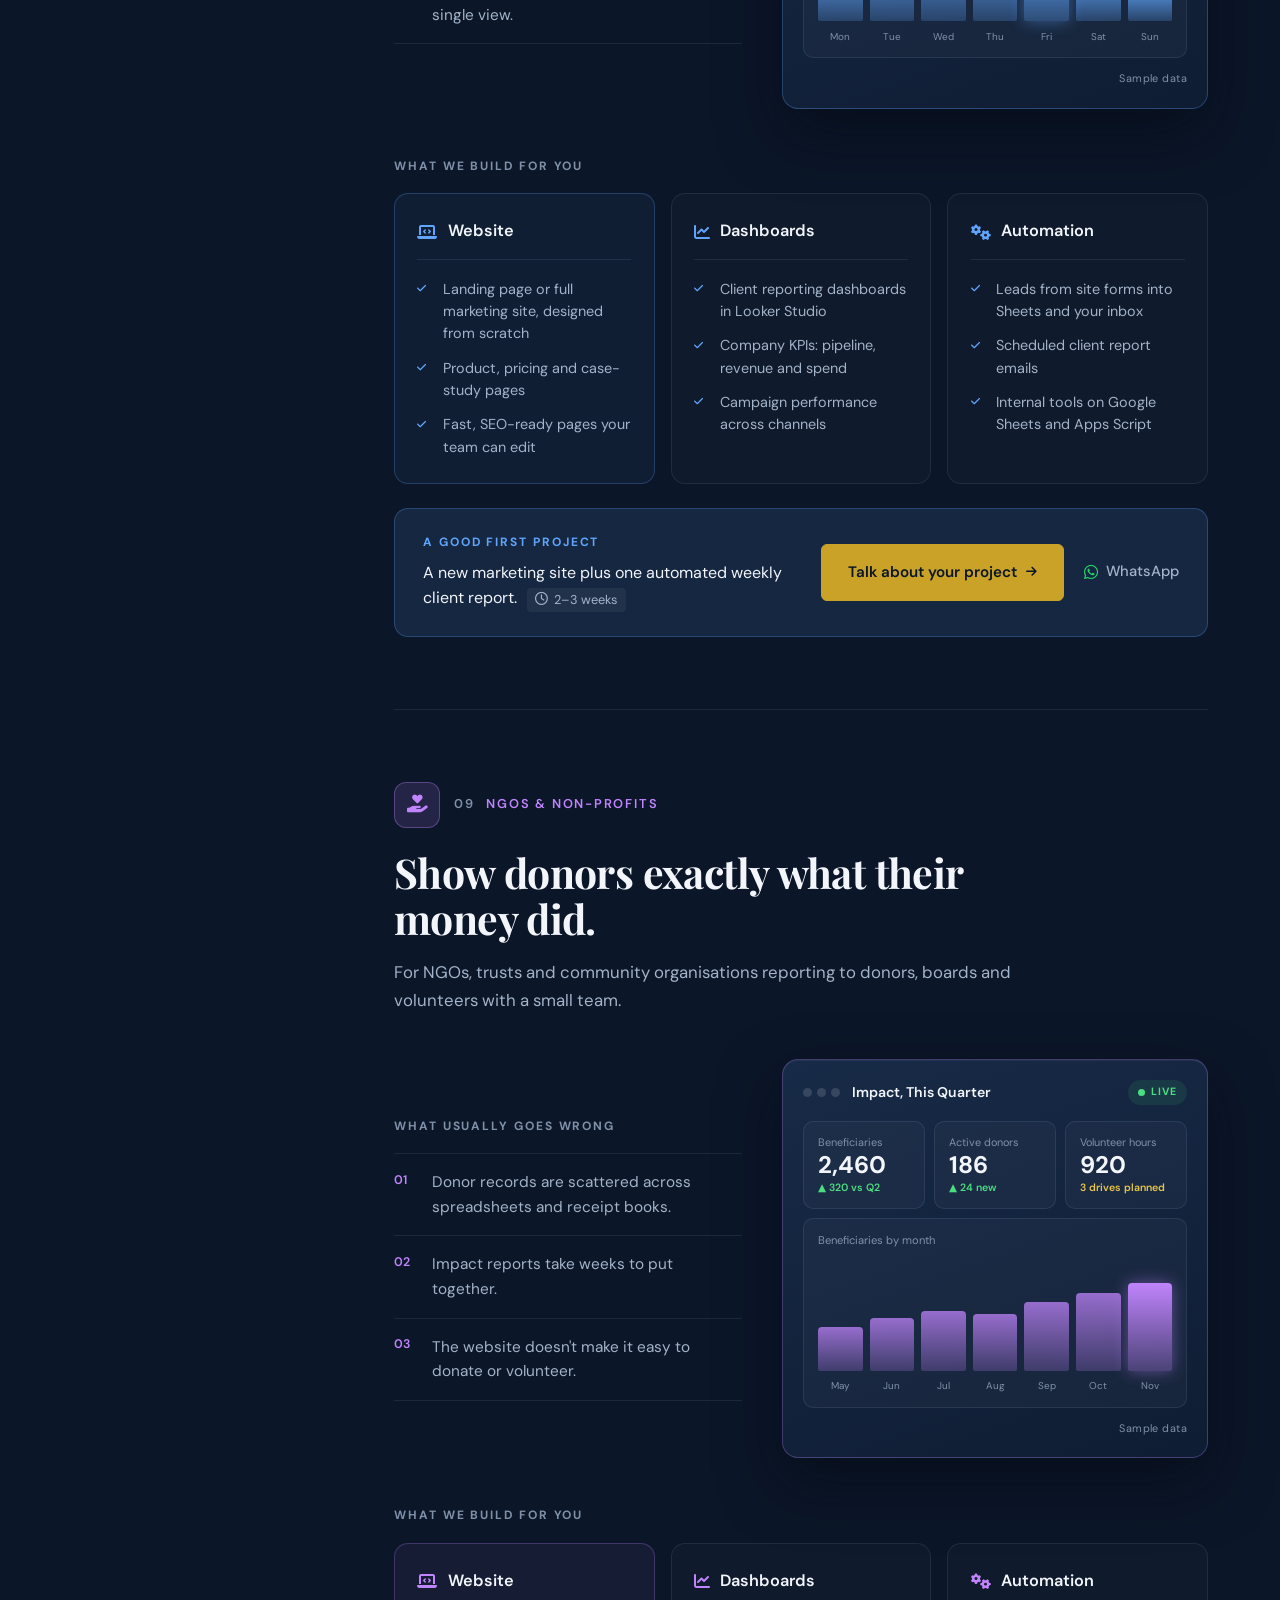
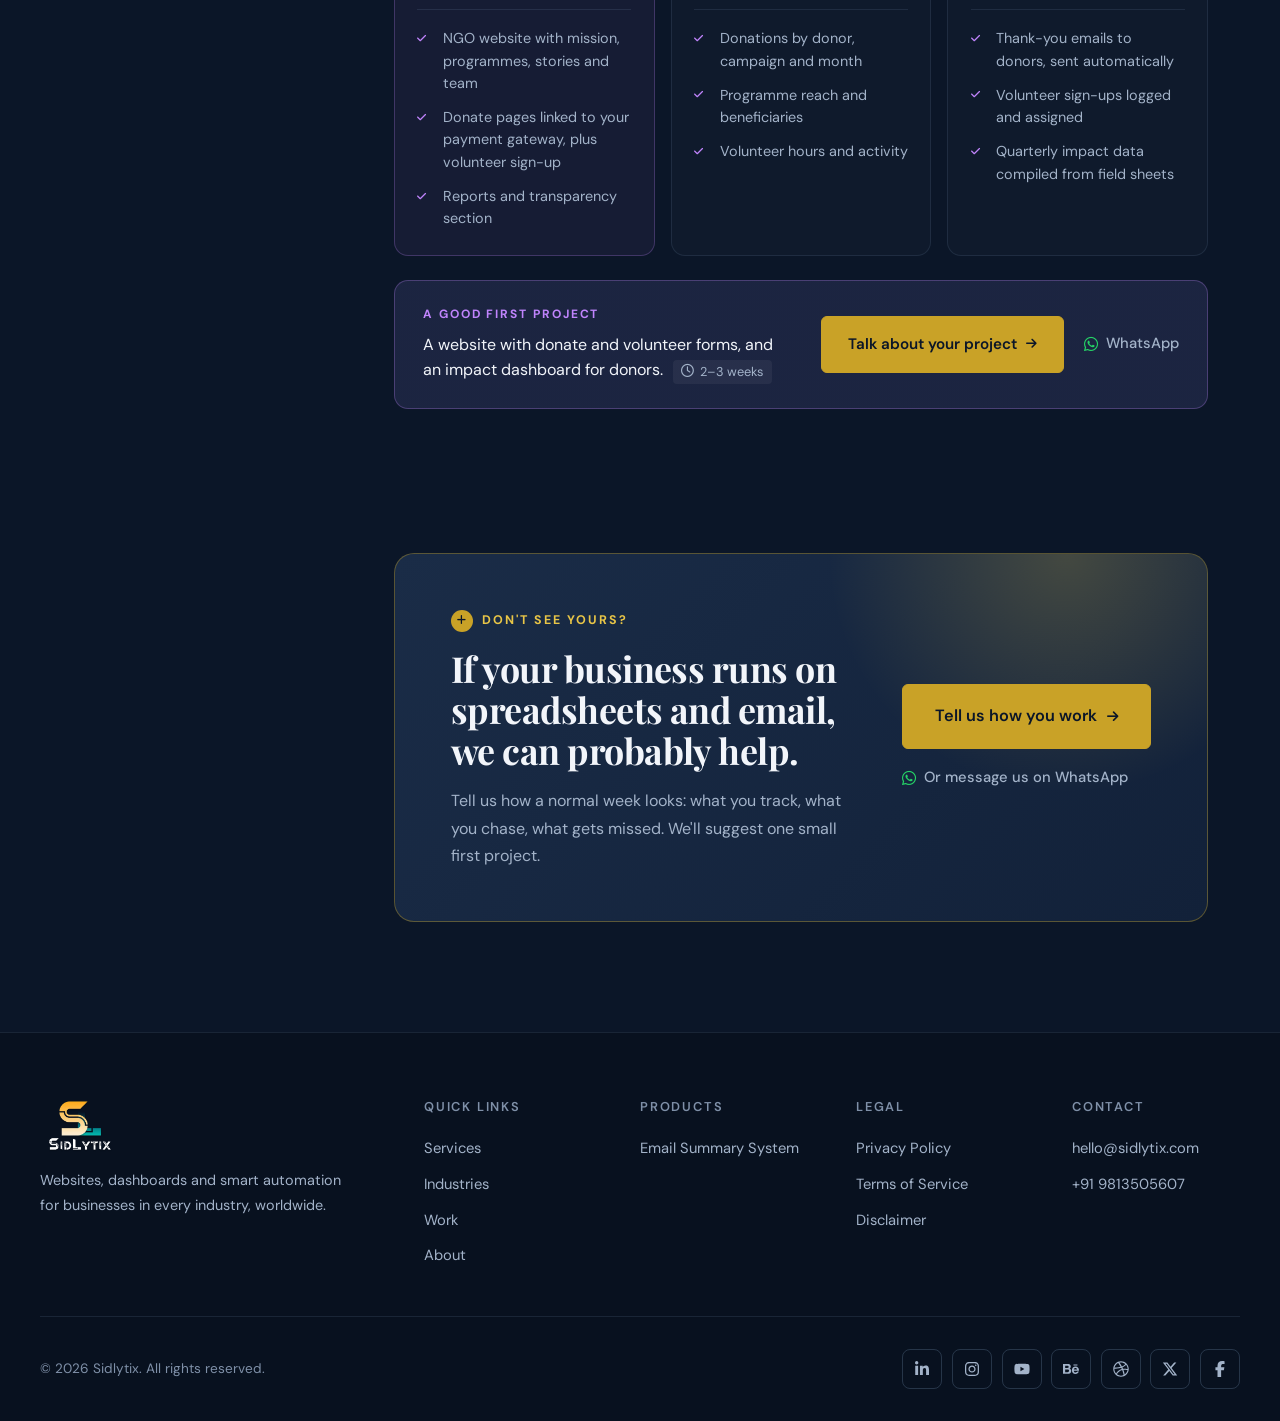
<file: industries.html>
<!doctype html>
<html lang="en">
  <head>
    <meta charset="UTF-8" />
    <meta name="viewport" content="width=device-width, initial-scale=1.0" />
    <script>document.documentElement.classList.add("js");</script>

    <title>Industries We Serve: Websites, Dashboards &amp; Automation | Sidlytix</title>
    <meta name="description" content="What Sidlytix builds for schools, CA firms, clinics, retailers, manufacturers, hotels, gyms, startups and NGOs: websites, live dashboards and Google-powered automation." />
    <meta name="robots" content="index, follow" />
    <link rel="canonical" href="https://sidlytix.com/industries.html" />

    <meta property="og:type" content="website" />
    <meta property="og:site_name" content="Sidlytix" />
    <meta property="og:title" content="Industries We Serve | Sidlytix" />
    <meta property="og:description" content="Websites, dashboards and automation for nine industries, all on one page." />
    <meta property="og:url" content="https://sidlytix.com/industries.html" />
    <meta property="og:image" content="https://sidlytix.com/og/og-industries.jpg" />
    <meta property="og:image:width" content="1200" />
    <meta property="og:image:height" content="630" />
    <meta property="og:image:alt" content="Industries We Serve | Sidlytix" />
    <meta name="twitter:card" content="summary_large_image" />
    <meta name="twitter:title" content="Industries We Serve | Sidlytix" />
    <meta name="twitter:description" content="Websites, dashboards and automation for nine industries, all on one page." />
    <meta name="twitter:image" content="https://sidlytix.com/og/og-industries.jpg" />

    <meta name="theme-color" content="#0b1628" />
    <link rel="icon" type="image/png" href="favicon.png" />

    <link rel="preload" href="fonts/dm-sans-400.woff2" as="font" type="font/woff2" crossorigin />
    <link rel="preload" href="fonts/playfair-display-700.woff2" as="font" type="font/woff2" crossorigin />
    <link rel="stylesheet" href="style.css" />
    <link rel="stylesheet" href="https://cdnjs.cloudflare.com/ajax/libs/font-awesome/6.4.0/css/all.min.css" media="print" onload="this.media='all'" />
    <noscript><link rel="stylesheet" href="https://cdnjs.cloudflare.com/ajax/libs/font-awesome/6.4.0/css/all.min.css" /></noscript>

    <script type="application/ld+json">
      {
        "@context": "https://schema.org",
        "@type": "BreadcrumbList",
        "itemListElement": [
          { "@type": "ListItem", "position": 1, "name": "Home", "item": "https://sidlytix.com/" },
          { "@type": "ListItem", "position": 2, "name": "Industries", "item": "https://sidlytix.com/industries.html" }
        ]
      }
    </script>
  </head>
  <body data-page="industries">
    <a href="#main" class="skip-link">Skip to content</a>

    <header class="header" id="header">
      <div class="header-container">
        <a href="index.html" class="logo">
          <picture><source srcset="s-logo-01.webp" type="image/webp" /><img width="163" height="165" src="s-logo-01.png" alt="Sidlytix Logo" /></picture>
          <span class="logo-text">SIDLYTIX</span>
        </a>
        <nav class="nav-container" aria-label="Main">
          <ul class="nav-menu">
            <li><a href="index.html#services" class="nav-link">Services</a></li>
            <li><a href="industries.html" class="nav-link active" aria-current="page">Industries</a></li>
            <li><a href="index.html#products" class="nav-link">Products</a></li>
            <li><a href="index.html#portfolio" class="nav-link">Work</a></li>
            <li><a href="index.html#about" class="nav-link">About</a></li>
            <li><a href="index.html#contact" class="nav-link">Contact</a></li>
          </ul>
          <a href="index.html#contact" class="header-cta">Free Consultation</a>
          <button class="hamburger" id="hamburger" type="button" aria-label="Open menu" aria-expanded="false" aria-controls="mobileNav">
            <span></span><span></span><span></span>
          </button>
        </nav>
      </div>
    </header>

    <nav class="mobile-nav" id="mobileNav" aria-label="Mobile">
      <a href="index.html#services" class="nav-link">Services</a>
      <a href="industries.html" class="nav-link active" aria-current="page">Industries</a>
      <a href="index.html#products" class="nav-link">Products</a>
      <a href="index.html#portfolio" class="nav-link">Work</a>
      <a href="index.html#about" class="nav-link">About</a>
      <a href="index.html#contact" class="nav-link">Contact</a>
      <a href="index.html#contact" class="btn-primary nav-link-cta">Free Consultation</a>
    </nav>

    <main id="main" class="ind-page">
      <section class="ind-hero">
        <div class="ind-hero-inner">
          <nav class="breadcrumb fade-in fade-in-delay-1" aria-label="Breadcrumb">
            <a href="index.html">Home</a> <span aria-hidden="true">/</span>
            <span aria-current="page">Industries</span>
          </nav>
          <h1 class="ind-hero-title fade-in fade-in-delay-2">Nine industries. One page. <span>Exactly what we'd build for yours.</span></h1>
          <p class="ind-hero-desc fade-in fade-in-delay-3">
            For each industry: the problems we see most often, the website your customers need,
            the dashboard you'd check every morning and the automation that quietly does the boring parts.
          </p>
        </div>
      </section>

      <div class="ind-layout">
        <aside class="ind-index" aria-label="Industries on this page">
          <p class="ind-index-label">Jump to</p>
          <ol class="ind-index-list"><li><a href="#education" data-ind="education" data-color="#818cf8" data-rgb="129,140,248" style="--c:#818cf8;--c-rgb:129,140,248"><span class="ind-index-num">01</span><span class="ind-index-name">Education &amp; Training</span></a></li><li><a href="#accounting" data-ind="accounting" data-color="#34d399" data-rgb="52,211,153" style="--c:#34d399;--c-rgb:52,211,153"><span class="ind-index-num">02</span><span class="ind-index-name">Accounting, Tax &amp; Legal</span></a></li><li><a href="#healthcare" data-ind="healthcare" data-color="#22d3ee" data-rgb="34,211,238" style="--c:#22d3ee;--c-rgb:34,211,238"><span class="ind-index-num">03</span><span class="ind-index-name">Healthcare &amp; Clinics</span></a></li><li><a href="#retail" data-ind="retail" data-color="#ff7a6b" data-rgb="255,122,107" style="--c:#ff7a6b;--c-rgb:255,122,107"><span class="ind-index-num">04</span><span class="ind-index-name">Retail Stores &amp; Wholesale</span></a></li><li><a href="#manufacturing" data-ind="manufacturing" data-color="#ff9f43" data-rgb="255,159,67" style="--c:#ff9f43;--c-rgb:255,159,67"><span class="ind-index-num">05</span><span class="ind-index-name">Manufacturing &amp; Distribution</span></a></li><li><a href="#hospitality" data-ind="hospitality" data-color="#f472b6" data-rgb="244,114,182" style="--c:#f472b6;--c-rgb:244,114,182"><span class="ind-index-num">06</span><span class="ind-index-name">Hospitality &amp; Travel</span></a></li><li><a href="#fitness" data-ind="fitness" data-color="#a3e635" data-rgb="163,230,53" style="--c:#a3e635;--c-rgb:163,230,53"><span class="ind-index-num">07</span><span class="ind-index-name">Fitness, Salons &amp; Wellness</span></a></li><li><a href="#startups" data-ind="startups" data-color="#60a5fa" data-rgb="96,165,250" style="--c:#60a5fa;--c-rgb:96,165,250"><span class="ind-index-num">08</span><span class="ind-index-name">Startups &amp; Agencies</span></a></li><li><a href="#ngo" data-ind="ngo" data-color="#c084fc" data-rgb="192,132,252" style="--c:#c084fc;--c-rgb:192,132,252"><span class="ind-index-num">09</span><span class="ind-index-name">NGOs &amp; Non-profits</span></a></li></ol>
          <a href="index.html?industry=other#contact" class="ind-index-cta">Not listed? Talk to us <i class="fas fa-arrow-right" aria-hidden="true"></i></a>
        </aside>

        <div class="ind-sections">
          <section class="ind-section" id="education" data-color="#818cf8" data-rgb="129,140,248" style="--c:#818cf8;--c-rgb:129,140,248" aria-labelledby="education-title">
            <header class="ind-head">
              <div class="ind-tag">
                <span class="ind-icon"><i class="fas fa-graduation-cap" aria-hidden="true"></i></span>
                <span class="ind-kicker"><b>01</b> Education &amp; Training</span>
              </div>
              <h2 class="ind-title" id="education-title">Admissions, fees and results, without the end-of-term scramble.</h2>
              <p class="ind-intro">For schools, coaching institutes and training centres that still chase fees on WhatsApp and rebuild the same reports every term.</p>
            </header>

            <div class="ind-grid">
              <div class="ind-problems">
                <h3 class="ind-label">What usually goes wrong</h3>
                <ol><li>Fee dues live in registers and phone notes, so follow-ups slip through.</li><li>Parents call the office for things the website should answer: timings, fees, admission dates.</li><li>Attendance and results are typed twice, once into a sheet and again into a report.</li></ol>
              </div>
              <div class="dash dash--flat" role="img" aria-label="Sample dashboard: Fee Collection, Term 2">
              <div class="dash-top">
                <div class="dash-dots" aria-hidden="true"><i></i><i></i><i></i></div>
                <span class="dash-title">Fee Collection, Term 2</span>
                <span class="dash-live"><span class="live-dot"></span> Live</span>
              </div>
              <div class="dash-kpis"><div class="kpi"><span class="kpi-label">Fees collected</span><span class="kpi-value" data-count="92" data-decimals="0" data-prefix="" data-suffix="%">92%</span><span class="kpi-trend good">▲ 6% vs Term 1</span></div><div class="kpi"><span class="kpi-label">With dues</span><span class="kpi-value" data-count="38" data-decimals="0" data-prefix="" data-suffix="">38</span><span class="kpi-trend warn">Reminders sent</span></div><div class="kpi"><span class="kpi-label">New admissions</span><span class="kpi-value" data-count="124" data-decimals="0" data-prefix="" data-suffix="">124</span><span class="kpi-trend good">▲ 18 this week</span></div></div>
              <div class="dash-panel">
                <span class="panel-title">Collections by week</span>
                <div class="bars"><span style="--h:52%"></span><span style="--h:60%"></span><span style="--h:47%"></span><span style="--h:68%"></span><span style="--h:64%"></span><span style="--h:79%"></span><span style="--h:88%" class="peak"></span></div>
                <div class="bar-labels"><span>W1</span><span>W2</span><span>W3</span><span>W4</span><span>W5</span><span>W6</span><span>W7</span></div>
              </div>
              <p class="dash-sample">Sample data</p>
            </div>
            </div>

            <div class="ind-build">
              <h3 class="ind-label">What we build for you</h3>
              <div class="build-grid">
                <div class="build-col build-col--web">
                  <div class="build-head"><i class="fas fa-laptop-code" aria-hidden="true"></i><h4>Website</h4></div>
                  <ul><li><i class="fas fa-check" aria-hidden="true"></i><span>School or institute website with courses, faculty and admissions pages</span></li><li><i class="fas fa-check" aria-hidden="true"></i><span>Online enquiry and admission form that lands straight in Google Sheets</span></li><li><i class="fas fa-check" aria-hidden="true"></i><span>Notice board and events section the office can update on its own</span></li></ul>
                </div>
                <div class="build-col">
                  <div class="build-head"><i class="fas fa-chart-line" aria-hidden="true"></i><h4>Dashboards</h4></div>
                  <ul><li><i class="fas fa-check" aria-hidden="true"></i><span>Fee collection vs. pending dues, by class and month</span></li><li><i class="fas fa-check" aria-hidden="true"></i><span>Attendance trends by class and section</span></li><li><i class="fas fa-check" aria-hidden="true"></i><span>Admissions funnel: enquiries, visits, confirmed admissions</span></li></ul>
                </div>
                <div class="build-col">
                  <div class="build-head"><i class="fas fa-gears" aria-hidden="true"></i><h4>Automation</h4></div>
                  <ul><li><i class="fas fa-check" aria-hidden="true"></i><span>Fee-due reminder emails sent automatically</span></li><li><i class="fas fa-check" aria-hidden="true"></i><span>Term results compiled from each teacher&#x27;s sheet</span></li><li><i class="fas fa-check" aria-hidden="true"></i><span>Daily summary of new enquiries for the principal</span></li></ul>
                </div>
              </div>
            </div>

            <div class="ind-foot">
              <div class="ind-foot-copy">
                <span class="ind-label">A good first project</span>
                <p>A website with an admission form that feeds a live fee and admissions dashboard. <span class="ind-time"><i class="far fa-clock" aria-hidden="true"></i> 2–3 weeks</span></p>
              </div>
              <div class="ind-foot-actions">
                <a href="index.html?industry=education#contact" class="btn-primary">Talk about your project <i class="fas fa-arrow-right" aria-hidden="true"></i></a>
                <a href="https://wa.me/919813505607?text=Hi%20Sidlytix%2C%20I%27m%20in%20Education%20%26%20Training%20and%20I%27d%20like%20to%20talk%20about%20a%20project." class="btn-text" target="_blank" rel="noopener noreferrer"><i class="fab fa-whatsapp" aria-hidden="true"></i> WhatsApp</a>
              </div>
            </div>
          </section>
          <section class="ind-section" id="accounting" data-color="#34d399" data-rgb="52,211,153" style="--c:#34d399;--c-rgb:52,211,153" aria-labelledby="accounting-title">
            <header class="ind-head">
              <div class="ind-tag">
                <span class="ind-icon"><i class="fas fa-scale-balanced" aria-hidden="true"></i></span>
                <span class="ind-kicker"><b>02</b> Accounting, Tax &amp; Legal</span>
              </div>
              <h2 class="ind-title" id="accounting-title">Every client, deadline and invoice in one view.</h2>
              <p class="ind-intro">For CA firms, tax consultants and law practices juggling dozens of clients, filings and follow-ups across email and spreadsheets.</p>
            </header>

            <div class="ind-grid">
              <div class="ind-problems">
                <h3 class="ind-label">What usually goes wrong</h3>
                <ol><li>Compliance deadlines are tracked in someone&#x27;s head or a calendar nobody updates.</li><li>Client documents arrive by email in pieces, and chasing them eats billable hours.</li><li>The firm&#x27;s website says little about its expertise, so referrals don&#x27;t turn into calls.</li></ol>
              </div>
              <div class="dash dash--flat" role="img" aria-label="Sample dashboard: Compliance Tracker, This Month">
              <div class="dash-top">
                <div class="dash-dots" aria-hidden="true"><i></i><i></i><i></i></div>
                <span class="dash-title">Compliance Tracker, This Month</span>
                <span class="dash-live"><span class="live-dot"></span> Live</span>
              </div>
              <div class="dash-kpis"><div class="kpi"><span class="kpi-label">Filings due</span><span class="kpi-value" data-count="46" data-decimals="0" data-prefix="" data-suffix="">46</span><span class="kpi-trend good">Across 31 clients</span></div><div class="kpi"><span class="kpi-label">Completed</span><span class="kpi-value" data-count="67" data-decimals="0" data-prefix="" data-suffix="%">67%</span><span class="kpi-trend good">▲ On track</span></div><div class="kpi"><span class="kpi-label">Overdue</span><span class="kpi-value" data-count="3" data-decimals="0" data-prefix="" data-suffix="">3</span><span class="kpi-trend warn">Flagged</span></div></div>
              <div class="dash-panel">
                <span class="panel-title">Filings completed by week</span>
                <div class="bars"><span style="--h:30%"></span><span style="--h:42%"></span><span style="--h:38%"></span><span style="--h:55%"></span><span style="--h:61%"></span><span style="--h:72%"></span><span style="--h:80%" class="peak"></span></div>
                <div class="bar-labels"><span>W1</span><span>W2</span><span>W3</span><span>W4</span><span>W5</span><span>W6</span><span>W7</span></div>
              </div>
              <p class="dash-sample">Sample data</p>
            </div>
            </div>

            <div class="ind-build">
              <h3 class="ind-label">What we build for you</h3>
              <div class="build-grid">
                <div class="build-col build-col--web">
                  <div class="build-head"><i class="fas fa-laptop-code" aria-hidden="true"></i><h4>Website</h4></div>
                  <ul><li><i class="fas fa-check" aria-hidden="true"></i><span>Professional firm website with services, partners and credentials</span></li><li><i class="fas fa-check" aria-hidden="true"></i><span>Enquiry and document-request forms that route to the right person</span></li><li><i class="fas fa-check" aria-hidden="true"></i><span>Updates page for tax deadlines, notices and circulars</span></li></ul>
                </div>
                <div class="build-col">
                  <div class="build-head"><i class="fas fa-chart-line" aria-hidden="true"></i><h4>Dashboards</h4></div>
                  <ul><li><i class="fas fa-check" aria-hidden="true"></i><span>Filing deadlines by client and due date, with status</span></li><li><i class="fas fa-check" aria-hidden="true"></i><span>Billing: invoiced, received and outstanding</span></li><li><i class="fas fa-check" aria-hidden="true"></i><span>Workload per team member</span></li></ul>
                </div>
                <div class="build-col">
                  <div class="build-head"><i class="fas fa-gears" aria-hidden="true"></i><h4>Automation</h4></div>
                  <ul><li><i class="fas fa-check" aria-hidden="true"></i><span>Deadline reminders to clients and staff</span></li><li><i class="fas fa-check" aria-hidden="true"></i><span>Document-request emails with a checklist logged to Sheets</span></li><li><i class="fas fa-check" aria-hidden="true"></i><span>Daily digest of client emails with our Email Summary System</span></li></ul>
                </div>
              </div>
            </div>

            <div class="ind-foot">
              <div class="ind-foot-copy">
                <span class="ind-label">A good first project</span>
                <p>A compliance deadline tracker in Google Sheets with a Looker Studio view for partners. <span class="ind-time"><i class="far fa-clock" aria-hidden="true"></i> 1–2 weeks</span></p>
              </div>
              <div class="ind-foot-actions">
                <a href="index.html?industry=accounting#contact" class="btn-primary">Talk about your project <i class="fas fa-arrow-right" aria-hidden="true"></i></a>
                <a href="https://wa.me/919813505607?text=Hi%20Sidlytix%2C%20I%27m%20in%20Accounting%2C%20Tax%20%26%20Legal%20and%20I%27d%20like%20to%20talk%20about%20a%20project." class="btn-text" target="_blank" rel="noopener noreferrer"><i class="fab fa-whatsapp" aria-hidden="true"></i> WhatsApp</a>
              </div>
            </div>
          </section>
          <section class="ind-section" id="healthcare" data-color="#22d3ee" data-rgb="34,211,238" style="--c:#22d3ee;--c-rgb:34,211,238" aria-labelledby="healthcare-title">
            <header class="ind-head">
              <div class="ind-tag">
                <span class="ind-icon"><i class="fas fa-stethoscope" aria-hidden="true"></i></span>
                <span class="ind-kicker"><b>03</b> Healthcare &amp; Clinics</span>
              </div>
              <h2 class="ind-title" id="healthcare-title">Fewer no-shows, clearer revenue, a calmer front desk.</h2>
              <p class="ind-intro">For clinics, diagnostic centres, physiotherapists and dental practices that book over the phone and reconcile at night.</p>
            </header>

            <div class="ind-grid">
              <div class="ind-problems">
                <h3 class="ind-label">What usually goes wrong</h3>
                <ol><li>Appointments are booked on calls and paper, so double-bookings and no-shows happen.</li><li>Follow-up visits depend on the receptionist remembering to call.</li><li>Daily collections only become clear after the books are closed.</li></ol>
              </div>
              <div class="dash dash--flat" role="img" aria-label="Sample dashboard: Clinic Overview, Today">
              <div class="dash-top">
                <div class="dash-dots" aria-hidden="true"><i></i><i></i><i></i></div>
                <span class="dash-title">Clinic Overview, Today</span>
                <span class="dash-live"><span class="live-dot"></span> Live</span>
              </div>
              <div class="dash-kpis"><div class="kpi"><span class="kpi-label">Appointments</span><span class="kpi-value" data-count="48" data-decimals="0" data-prefix="" data-suffix="">48</span><span class="kpi-trend good">▲ 6 vs last Mon</span></div><div class="kpi"><span class="kpi-label">No-show rate</span><span class="kpi-value" data-count="4.2" data-decimals="1" data-prefix="" data-suffix="%">4.2%</span><span class="kpi-trend good">▼ from 9%</span></div><div class="kpi"><span class="kpi-label">Follow-ups due</span><span class="kpi-value" data-count="17" data-decimals="0" data-prefix="" data-suffix="">17</span><span class="kpi-trend warn">Call list ready</span></div></div>
              <div class="dash-panel">
                <span class="panel-title">Appointments by day</span>
                <div class="bars"><span style="--h:62%"></span><span style="--h:70%"></span><span style="--h:58%"></span><span style="--h:74%"></span><span style="--h:81%" class="peak"></span><span style="--h:66%"></span><span style="--h:45%"></span></div>
                <div class="bar-labels"><span>Mon</span><span>Tue</span><span>Wed</span><span>Thu</span><span>Fri</span><span>Sat</span><span>Sun</span></div>
              </div>
              <p class="dash-sample">Sample data</p>
            </div>
            </div>

            <div class="ind-build">
              <h3 class="ind-label">What we build for you</h3>
              <div class="build-grid">
                <div class="build-col build-col--web">
                  <div class="build-head"><i class="fas fa-laptop-code" aria-hidden="true"></i><h4>Website</h4></div>
                  <ul><li><i class="fas fa-check" aria-hidden="true"></i><span>Clinic website with doctors, services, timings and location</span></li><li><i class="fas fa-check" aria-hidden="true"></i><span>Appointment request form with preferred date and slot</span></li><li><i class="fas fa-check" aria-hidden="true"></i><span>Patient information pages: preparation, FAQs and insurance</span></li></ul>
                </div>
                <div class="build-col">
                  <div class="build-head"><i class="fas fa-chart-line" aria-hidden="true"></i><h4>Dashboards</h4></div>
                  <ul><li><i class="fas fa-check" aria-hidden="true"></i><span>Daily appointments, walk-ins and no-show rate</span></li><li><i class="fas fa-check" aria-hidden="true"></i><span>Revenue by doctor and by service</span></li><li><i class="fas fa-check" aria-hidden="true"></i><span>Follow-ups due this week</span></li></ul>
                </div>
                <div class="build-col">
                  <div class="build-head"><i class="fas fa-gears" aria-hidden="true"></i><h4>Automation</h4></div>
                  <ul><li><i class="fas fa-check" aria-hidden="true"></i><span>Appointment confirmation and reminder emails</span></li><li><i class="fas fa-check" aria-hidden="true"></i><span>Follow-up call list generated every morning</span></li><li><i class="fas fa-check" aria-hidden="true"></i><span>End-of-day collection summary for the owner</span></li></ul>
                </div>
              </div>
            </div>

            <div class="ind-foot">
              <div class="ind-foot-copy">
                <span class="ind-label">A good first project</span>
                <p>A clinic website with appointment requests flowing into a daily appointments dashboard. <span class="ind-time"><i class="far fa-clock" aria-hidden="true"></i> 2–3 weeks</span></p>
              </div>
              <div class="ind-foot-actions">
                <a href="index.html?industry=healthcare#contact" class="btn-primary">Talk about your project <i class="fas fa-arrow-right" aria-hidden="true"></i></a>
                <a href="https://wa.me/919813505607?text=Hi%20Sidlytix%2C%20I%27m%20in%20Healthcare%20%26%20Clinics%20and%20I%27d%20like%20to%20talk%20about%20a%20project." class="btn-text" target="_blank" rel="noopener noreferrer"><i class="fab fa-whatsapp" aria-hidden="true"></i> WhatsApp</a>
              </div>
            </div>
          </section>
          <section class="ind-section" id="retail" data-color="#ff7a6b" data-rgb="255,122,107" style="--c:#ff7a6b;--c-rgb:255,122,107" aria-labelledby="retail-title">
            <header class="ind-head">
              <div class="ind-tag">
                <span class="ind-icon"><i class="fas fa-store" aria-hidden="true"></i></span>
                <span class="ind-kicker"><b>04</b> Retail Stores &amp; Wholesale</span>
              </div>
              <h2 class="ind-title" id="retail-title">Know what&#x27;s selling, what&#x27;s running out and who owes you.</h2>
              <p class="ind-intro">For shops, distributors and wholesalers running on billing software exports, stock registers and credit notebooks.</p>
            </header>

            <div class="ind-grid">
              <div class="ind-problems">
                <h3 class="ind-label">What usually goes wrong</h3>
                <ol><li>Bestsellers run out while slow items sit on the shelf for months.</li><li>Sales numbers exist in the billing software, but nobody has time to look at them.</li><li>Customers can&#x27;t see your range online, so they call, or walk past.</li></ol>
              </div>
              <div class="dash dash--flat" role="img" aria-label="Sample dashboard: Store Sales, This Week">
              <div class="dash-top">
                <div class="dash-dots" aria-hidden="true"><i></i><i></i><i></i></div>
                <span class="dash-title">Store Sales, This Week</span>
                <span class="dash-live"><span class="live-dot"></span> Live</span>
              </div>
              <div class="dash-kpis"><div class="kpi"><span class="kpi-label">Orders</span><span class="kpi-value" data-count="1284" data-decimals="0" data-prefix="" data-suffix="">1,284</span><span class="kpi-trend good">▲ 9% vs last week</span></div><div class="kpi"><span class="kpi-label">Repeat customers</span><span class="kpi-value" data-count="38" data-decimals="0" data-prefix="" data-suffix="%">38%</span><span class="kpi-trend good">▲ 3 pts</span></div><div class="kpi"><span class="kpi-label">Low-stock items</span><span class="kpi-value" data-count="12" data-decimals="0" data-prefix="" data-suffix="">12</span><span class="kpi-trend warn">Reorder today</span></div></div>
              <div class="dash-panel">
                <span class="panel-title">Orders by day</span>
                <div class="bars"><span style="--h:48%"></span><span style="--h:55%"></span><span style="--h:51%"></span><span style="--h:63%"></span><span style="--h:72%"></span><span style="--h:90%" class="peak"></span><span style="--h:84%"></span></div>
                <div class="bar-labels"><span>Mon</span><span>Tue</span><span>Wed</span><span>Thu</span><span>Fri</span><span>Sat</span><span>Sun</span></div>
              </div>
              <p class="dash-sample">Sample data</p>
            </div>
            </div>

            <div class="ind-build">
              <h3 class="ind-label">What we build for you</h3>
              <div class="build-grid">
                <div class="build-col build-col--web">
                  <div class="build-head"><i class="fas fa-laptop-code" aria-hidden="true"></i><h4>Website</h4></div>
                  <ul><li><i class="fas fa-check" aria-hidden="true"></i><span>Catalogue website with categories, product photos and prices or &#x27;ask for price&#x27;</span></li><li><i class="fas fa-check" aria-hidden="true"></i><span>WhatsApp enquiry button on every product</span></li><li><i class="fas fa-check" aria-hidden="true"></i><span>Store locations, timings and offers page</span></li></ul>
                </div>
                <div class="build-col">
                  <div class="build-head"><i class="fas fa-chart-line" aria-hidden="true"></i><h4>Dashboards</h4></div>
                  <ul><li><i class="fas fa-check" aria-hidden="true"></i><span>Daily sales by store, category and staff</span></li><li><i class="fas fa-check" aria-hidden="true"></i><span>Stock levels with reorder points</span></li><li><i class="fas fa-check" aria-hidden="true"></i><span>Credit outstanding by customer</span></li></ul>
                </div>
                <div class="build-col">
                  <div class="build-head"><i class="fas fa-gears" aria-hidden="true"></i><h4>Automation</h4></div>
                  <ul><li><i class="fas fa-check" aria-hidden="true"></i><span>Low-stock alerts to the purchase team</span></li><li><i class="fas fa-check" aria-hidden="true"></i><span>Daily sales summary built from billing exports</span></li><li><i class="fas fa-check" aria-hidden="true"></i><span>Payment reminders for credit customers</span></li></ul>
                </div>
              </div>
            </div>

            <div class="ind-foot">
              <div class="ind-foot-copy">
                <span class="ind-label">A good first project</span>
                <p>A sales and stock dashboard built from the billing exports you already have. <span class="ind-time"><i class="far fa-clock" aria-hidden="true"></i> 1–2 weeks</span></p>
              </div>
              <div class="ind-foot-actions">
                <a href="index.html?industry=retail#contact" class="btn-primary">Talk about your project <i class="fas fa-arrow-right" aria-hidden="true"></i></a>
                <a href="https://wa.me/919813505607?text=Hi%20Sidlytix%2C%20I%27m%20in%20Retail%20Stores%20%26%20Wholesale%20and%20I%27d%20like%20to%20talk%20about%20a%20project." class="btn-text" target="_blank" rel="noopener noreferrer"><i class="fab fa-whatsapp" aria-hidden="true"></i> WhatsApp</a>
              </div>
            </div>
          </section>
          <section class="ind-section" id="manufacturing" data-color="#ff9f43" data-rgb="255,159,67" style="--c:#ff9f43;--c-rgb:255,159,67" aria-labelledby="manufacturing-title">
            <header class="ind-head">
              <div class="ind-tag">
                <span class="ind-icon"><i class="fas fa-industry" aria-hidden="true"></i></span>
                <span class="ind-kicker"><b>05</b> Manufacturing &amp; Distribution</span>
              </div>
              <h2 class="ind-title" id="manufacturing-title">From the shop floor to the dispatch dock, in one live picture.</h2>
              <p class="ind-intro">For factories, workshops and distributors where production, inventory and orders are tracked on separate sheets, or a whiteboard.</p>
            </header>

            <div class="ind-grid">
              <div class="ind-problems">
                <h3 class="ind-label">What usually goes wrong</h3>
                <ol><li>Target vs. actual is only known at the end of the shift, when it&#x27;s too late to fix.</li><li>Raw material shortages catch the purchase team by surprise.</li><li>Buyers judge you on a website that hasn&#x27;t changed in years.</li></ol>
              </div>
              <div class="dash dash--flat" role="img" aria-label="Sample dashboard: Production, Line A">
              <div class="dash-top">
                <div class="dash-dots" aria-hidden="true"><i></i><i></i><i></i></div>
                <span class="dash-title">Production, Line A</span>
                <span class="dash-live"><span class="live-dot"></span> Live</span>
              </div>
              <div class="dash-kpis"><div class="kpi"><span class="kpi-label">Units today</span><span class="kpi-value" data-count="1940" data-decimals="0" data-prefix="" data-suffix="">1,940</span><span class="kpi-trend good">▲ 4% vs target</span></div><div class="kpi"><span class="kpi-label">Line efficiency</span><span class="kpi-value" data-count="87" data-decimals="0" data-prefix="" data-suffix="%">87%</span><span class="kpi-trend good">Shift 2 running</span></div><div class="kpi"><span class="kpi-label">Orders pending</span><span class="kpi-value" data-count="23" data-decimals="0" data-prefix="" data-suffix="">23</span><span class="kpi-trend warn">5 due this week</span></div></div>
              <div class="dash-panel">
                <span class="panel-title">Units by shift</span>
                <div class="bars"><span style="--h:70%"></span><span style="--h:76%"></span><span style="--h:64%"></span><span style="--h:82%"></span><span style="--h:79%"></span><span style="--h:88%"></span><span style="--h:92%" class="peak"></span></div>
                <div class="bar-labels"><span>S1</span><span>S2</span><span>S3</span><span>S1</span><span>S2</span><span>S3</span><span>S1</span></div>
              </div>
              <p class="dash-sample">Sample data</p>
            </div>
            </div>

            <div class="ind-build">
              <h3 class="ind-label">What we build for you</h3>
              <div class="build-grid">
                <div class="build-col build-col--web">
                  <div class="build-head"><i class="fas fa-laptop-code" aria-hidden="true"></i><h4>Website</h4></div>
                  <ul><li><i class="fas fa-check" aria-hidden="true"></i><span>Company website with capabilities, machinery, certifications and clients</span></li><li><i class="fas fa-check" aria-hidden="true"></i><span>Product catalogue pages with downloadable spec sheets</span></li><li><i class="fas fa-check" aria-hidden="true"></i><span>RFQ and bulk enquiry form routed to sales</span></li></ul>
                </div>
                <div class="build-col">
                  <div class="build-head"><i class="fas fa-chart-line" aria-hidden="true"></i><h4>Dashboards</h4></div>
                  <ul><li><i class="fas fa-check" aria-hidden="true"></i><span>Production target vs. actual by line and shift</span></li><li><i class="fas fa-check" aria-hidden="true"></i><span>Raw material and finished goods inventory</span></li><li><i class="fas fa-check" aria-hidden="true"></i><span>Order book and dispatch status</span></li></ul>
                </div>
                <div class="build-col">
                  <div class="build-head"><i class="fas fa-gears" aria-hidden="true"></i><h4>Automation</h4></div>
                  <ul><li><i class="fas fa-check" aria-hidden="true"></i><span>Shift entry on Google Forms feeding the dashboard</span></li><li><i class="fas fa-check" aria-hidden="true"></i><span>Reorder alerts when material drops below minimum</span></li><li><i class="fas fa-check" aria-hidden="true"></i><span>Daily production report emailed to management</span></li></ul>
                </div>
              </div>
            </div>

            <div class="ind-foot">
              <div class="ind-foot-copy">
                <span class="ind-label">A good first project</span>
                <p>Shift entry forms feeding a live production dashboard for management. <span class="ind-time"><i class="far fa-clock" aria-hidden="true"></i> 2 weeks</span></p>
              </div>
              <div class="ind-foot-actions">
                <a href="index.html?industry=manufacturing#contact" class="btn-primary">Talk about your project <i class="fas fa-arrow-right" aria-hidden="true"></i></a>
                <a href="https://wa.me/919813505607?text=Hi%20Sidlytix%2C%20I%27m%20in%20Manufacturing%20%26%20Distribution%20and%20I%27d%20like%20to%20talk%20about%20a%20project." class="btn-text" target="_blank" rel="noopener noreferrer"><i class="fab fa-whatsapp" aria-hidden="true"></i> WhatsApp</a>
              </div>
            </div>
          </section>
          <section class="ind-section" id="hospitality" data-color="#f472b6" data-rgb="244,114,182" style="--c:#f472b6;--c-rgb:244,114,182" aria-labelledby="hospitality-title">
            <header class="ind-head">
              <div class="ind-tag">
                <span class="ind-icon"><i class="fas fa-utensils" aria-hidden="true"></i></span>
                <span class="ind-kicker"><b>06</b> Hospitality &amp; Travel</span>
              </div>
              <h2 class="ind-title" id="hospitality-title">Bookings, covers and occupancy, at a glance every morning.</h2>
              <p class="ind-intro">For restaurants, cafés, hotels, homestays and travel agencies that depend on direct bookings and tight daily numbers.</p>
            </header>

            <div class="ind-grid">
              <div class="ind-problems">
                <h3 class="ind-label">What usually goes wrong</h3>
                <ol><li>Too many bookings come through third-party apps that take a cut.</li><li>Daily sales and occupancy are put together by hand, and late.</li><li>Menus, room photos and packages on the website are out of date.</li></ol>
              </div>
              <div class="dash dash--flat" role="img" aria-label="Sample dashboard: Hotel Overview, Tonight">
              <div class="dash-top">
                <div class="dash-dots" aria-hidden="true"><i></i><i></i><i></i></div>
                <span class="dash-title">Hotel Overview, Tonight</span>
                <span class="dash-live"><span class="live-dot"></span> Live</span>
              </div>
              <div class="dash-kpis"><div class="kpi"><span class="kpi-label">Occupancy</span><span class="kpi-value" data-count="78" data-decimals="0" data-prefix="" data-suffix="%">78%</span><span class="kpi-trend good">▲ 11 pts vs last Fri</span></div><div class="kpi"><span class="kpi-label">Direct bookings</span><span class="kpi-value" data-count="41" data-decimals="0" data-prefix="" data-suffix="%">41%</span><span class="kpi-trend good">▲ from 22%</span></div><div class="kpi"><span class="kpi-label">Check-ins</span><span class="kpi-value" data-count="26" data-decimals="0" data-prefix="" data-suffix="">26</span><span class="kpi-trend warn">8 arriving late</span></div></div>
              <div class="dash-panel">
                <span class="panel-title">Occupancy by night</span>
                <div class="bars"><span style="--h:54%"></span><span style="--h:58%"></span><span style="--h:61%"></span><span style="--h:66%"></span><span style="--h:78%"></span><span style="--h:92%" class="peak"></span><span style="--h:85%"></span></div>
                <div class="bar-labels"><span>Mon</span><span>Tue</span><span>Wed</span><span>Thu</span><span>Fri</span><span>Sat</span><span>Sun</span></div>
              </div>
              <p class="dash-sample">Sample data</p>
            </div>
            </div>

            <div class="ind-build">
              <h3 class="ind-label">What we build for you</h3>
              <div class="build-grid">
                <div class="build-col build-col--web">
                  <div class="build-head"><i class="fas fa-laptop-code" aria-hidden="true"></i><h4>Website</h4></div>
                  <ul><li><i class="fas fa-check" aria-hidden="true"></i><span>Restaurant or hotel website with menu, rooms, gallery and location</span></li><li><i class="fas fa-check" aria-hidden="true"></i><span>Direct booking and table reservation request forms</span></li><li><i class="fas fa-check" aria-hidden="true"></i><span>Packages and offers pages your team can edit</span></li></ul>
                </div>
                <div class="build-col">
                  <div class="build-head"><i class="fas fa-chart-line" aria-hidden="true"></i><h4>Dashboards</h4></div>
                  <ul><li><i class="fas fa-check" aria-hidden="true"></i><span>Daily sales, covers and average bill</span></li><li><i class="fas fa-check" aria-hidden="true"></i><span>Room occupancy and booking source</span></li><li><i class="fas fa-check" aria-hidden="true"></i><span>Best sellers and slow movers on the menu</span></li></ul>
                </div>
                <div class="build-col">
                  <div class="build-head"><i class="fas fa-gears" aria-hidden="true"></i><h4>Automation</h4></div>
                  <ul><li><i class="fas fa-check" aria-hidden="true"></i><span>Booking confirmation and reminder emails</span></li><li><i class="fas fa-check" aria-hidden="true"></i><span>Morning summary of yesterday&#x27;s numbers</span></li><li><i class="fas fa-check" aria-hidden="true"></i><span>Guest feedback form logged to Sheets</span></li></ul>
                </div>
              </div>
            </div>

            <div class="ind-foot">
              <div class="ind-foot-copy">
                <span class="ind-label">A good first project</span>
                <p>A website with direct booking requests, plus an occupancy and sales dashboard. <span class="ind-time"><i class="far fa-clock" aria-hidden="true"></i> 2–3 weeks</span></p>
              </div>
              <div class="ind-foot-actions">
                <a href="index.html?industry=hospitality#contact" class="btn-primary">Talk about your project <i class="fas fa-arrow-right" aria-hidden="true"></i></a>
                <a href="https://wa.me/919813505607?text=Hi%20Sidlytix%2C%20I%27m%20in%20Hospitality%20%26%20Travel%20and%20I%27d%20like%20to%20talk%20about%20a%20project." class="btn-text" target="_blank" rel="noopener noreferrer"><i class="fab fa-whatsapp" aria-hidden="true"></i> WhatsApp</a>
              </div>
            </div>
          </section>
          <section class="ind-section" id="fitness" data-color="#a3e635" data-rgb="163,230,53" style="--c:#a3e635;--c-rgb:163,230,53" aria-labelledby="fitness-title">
            <header class="ind-head">
              <div class="ind-tag">
                <span class="ind-icon"><i class="fas fa-dumbbell" aria-hidden="true"></i></span>
                <span class="ind-kicker"><b>07</b> Fitness, Salons &amp; Wellness</span>
              </div>
              <h2 class="ind-title" id="fitness-title">Keep members coming back, and know who&#x27;s about to drift away.</h2>
              <p class="ind-intro">For gyms, studios, salons and spas where renewals and repeat visits make or break the month.</p>
            </header>

            <div class="ind-grid">
              <div class="ind-problems">
                <h3 class="ind-label">What usually goes wrong</h3>
                <ol><li>Memberships expire quietly and nobody calls.</li><li>Appointments and staff schedules clash.</li><li>Instagram does the marketing, but there&#x27;s nowhere to actually book.</li></ol>
              </div>
              <div class="dash dash--flat" role="img" aria-label="Sample dashboard: Memberships, November">
              <div class="dash-top">
                <div class="dash-dots" aria-hidden="true"><i></i><i></i><i></i></div>
                <span class="dash-title">Memberships, November</span>
                <span class="dash-live"><span class="live-dot"></span> Live</span>
              </div>
              <div class="dash-kpis"><div class="kpi"><span class="kpi-label">Active members</span><span class="kpi-value" data-count="412" data-decimals="0" data-prefix="" data-suffix="">412</span><span class="kpi-trend good">▲ 27 this month</span></div><div class="kpi"><span class="kpi-label">Renewal rate</span><span class="kpi-value" data-count="81" data-decimals="0" data-prefix="" data-suffix="%">81%</span><span class="kpi-trend good">▲ 5 pts</span></div><div class="kpi"><span class="kpi-label">Expiring in 7 days</span><span class="kpi-value" data-count="29" data-decimals="0" data-prefix="" data-suffix="">29</span><span class="kpi-trend warn">Reminders queued</span></div></div>
              <div class="dash-panel">
                <span class="panel-title">Check-ins by day</span>
                <div class="bars"><span style="--h:66%"></span><span style="--h:72%"></span><span style="--h:69%"></span><span style="--h:75%"></span><span style="--h:61%"></span><span style="--h:84%" class="peak"></span><span style="--h:40%"></span></div>
                <div class="bar-labels"><span>Mon</span><span>Tue</span><span>Wed</span><span>Thu</span><span>Fri</span><span>Sat</span><span>Sun</span></div>
              </div>
              <p class="dash-sample">Sample data</p>
            </div>
            </div>

            <div class="ind-build">
              <h3 class="ind-label">What we build for you</h3>
              <div class="build-grid">
                <div class="build-col build-col--web">
                  <div class="build-head"><i class="fas fa-laptop-code" aria-hidden="true"></i><h4>Website</h4></div>
                  <ul><li><i class="fas fa-check" aria-hidden="true"></i><span>Studio or salon website with services, pricing and trainers or stylists</span></li><li><i class="fas fa-check" aria-hidden="true"></i><span>Class schedule and booking request form</span></li><li><i class="fas fa-check" aria-hidden="true"></i><span>Membership plans and offers page</span></li></ul>
                </div>
                <div class="build-col">
                  <div class="build-head"><i class="fas fa-chart-line" aria-hidden="true"></i><h4>Dashboards</h4></div>
                  <ul><li><i class="fas fa-check" aria-hidden="true"></i><span>Active, expiring and lapsed members</span></li><li><i class="fas fa-check" aria-hidden="true"></i><span>Bookings by service and staff member</span></li><li><i class="fas fa-check" aria-hidden="true"></i><span>Monthly revenue and renewal rate</span></li></ul>
                </div>
                <div class="build-col">
                  <div class="build-head"><i class="fas fa-gears" aria-hidden="true"></i><h4>Automation</h4></div>
                  <ul><li><i class="fas fa-check" aria-hidden="true"></i><span>Renewal reminders before a membership expires</span></li><li><i class="fas fa-check" aria-hidden="true"></i><span>Birthday and win-back emails</span></li><li><i class="fas fa-check" aria-hidden="true"></i><span>Weekly staff schedule sent automatically</span></li></ul>
                </div>
              </div>
            </div>

            <div class="ind-foot">
              <div class="ind-foot-copy">
                <span class="ind-label">A good first project</span>
                <p>A renewal tracker with automatic reminder emails, plus a simple booking website. <span class="ind-time"><i class="far fa-clock" aria-hidden="true"></i> 1–2 weeks</span></p>
              </div>
              <div class="ind-foot-actions">
                <a href="index.html?industry=fitness#contact" class="btn-primary">Talk about your project <i class="fas fa-arrow-right" aria-hidden="true"></i></a>
                <a href="https://wa.me/919813505607?text=Hi%20Sidlytix%2C%20I%27m%20in%20Fitness%2C%20Salons%20%26%20Wellness%20and%20I%27d%20like%20to%20talk%20about%20a%20project." class="btn-text" target="_blank" rel="noopener noreferrer"><i class="fab fa-whatsapp" aria-hidden="true"></i> WhatsApp</a>
              </div>
            </div>
          </section>
          <section class="ind-section" id="startups" data-color="#60a5fa" data-rgb="96,165,250" style="--c:#60a5fa;--c-rgb:96,165,250" aria-labelledby="startups-title">
            <header class="ind-head">
              <div class="ind-tag">
                <span class="ind-icon"><i class="fas fa-lightbulb" aria-hidden="true"></i></span>
                <span class="ind-kicker"><b>08</b> Startups &amp; Agencies</span>
              </div>
              <h2 class="ind-title" id="startups-title">Look established on day one. Report like you&#x27;ve done it for years.</h2>
              <p class="ind-intro">For early-stage startups, marketing agencies and consultancies that need a sharp site fast and client reports that don&#x27;t eat every Friday.</p>
            </header>

            <div class="ind-grid">
              <div class="ind-problems">
                <h3 class="ind-label">What usually goes wrong</h3>
                <ol><li>Client reports are rebuilt by hand every week.</li><li>The landing page started as a template, and it shows.</li><li>KPIs are spread across five tools with no single view.</li></ol>
              </div>
              <div class="dash dash--flat" role="img" aria-label="Sample dashboard: Client Report, Weekly">
              <div class="dash-top">
                <div class="dash-dots" aria-hidden="true"><i></i><i></i><i></i></div>
                <span class="dash-title">Client Report, Weekly</span>
                <span class="dash-live"><span class="live-dot"></span> Live</span>
              </div>
              <div class="dash-kpis"><div class="kpi"><span class="kpi-label">Leads</span><span class="kpi-value" data-count="318" data-decimals="0" data-prefix="" data-suffix="">318</span><span class="kpi-trend good">▲ 14% WoW</span></div><div class="kpi"><span class="kpi-label">Conversion</span><span class="kpi-value" data-count="6.4" data-decimals="1" data-prefix="" data-suffix="%">6.4%</span><span class="kpi-trend good">▲ 0.8 pts</span></div><div class="kpi"><span class="kpi-label">Reports due</span><span class="kpi-value" data-count="5" data-decimals="0" data-prefix="" data-suffix="">5</span><span class="kpi-trend warn">Auto-send Fri 9am</span></div></div>
              <div class="dash-panel">
                <span class="panel-title">Leads by day</span>
                <div class="bars"><span style="--h:38%"></span><span style="--h:46%"></span><span style="--h:52%"></span><span style="--h:49%"></span><span style="--h:61%" class="peak"></span><span style="--h:30%"></span><span style="--h:24%"></span></div>
                <div class="bar-labels"><span>Mon</span><span>Tue</span><span>Wed</span><span>Thu</span><span>Fri</span><span>Sat</span><span>Sun</span></div>
              </div>
              <p class="dash-sample">Sample data</p>
            </div>
            </div>

            <div class="ind-build">
              <h3 class="ind-label">What we build for you</h3>
              <div class="build-grid">
                <div class="build-col build-col--web">
                  <div class="build-head"><i class="fas fa-laptop-code" aria-hidden="true"></i><h4>Website</h4></div>
                  <ul><li><i class="fas fa-check" aria-hidden="true"></i><span>Landing page or full marketing site, designed from scratch</span></li><li><i class="fas fa-check" aria-hidden="true"></i><span>Product, pricing and case-study pages</span></li><li><i class="fas fa-check" aria-hidden="true"></i><span>Fast, SEO-ready pages your team can edit</span></li></ul>
                </div>
                <div class="build-col">
                  <div class="build-head"><i class="fas fa-chart-line" aria-hidden="true"></i><h4>Dashboards</h4></div>
                  <ul><li><i class="fas fa-check" aria-hidden="true"></i><span>Client reporting dashboards in Looker Studio</span></li><li><i class="fas fa-check" aria-hidden="true"></i><span>Company KPIs: pipeline, revenue and spend</span></li><li><i class="fas fa-check" aria-hidden="true"></i><span>Campaign performance across channels</span></li></ul>
                </div>
                <div class="build-col">
                  <div class="build-head"><i class="fas fa-gears" aria-hidden="true"></i><h4>Automation</h4></div>
                  <ul><li><i class="fas fa-check" aria-hidden="true"></i><span>Leads from site forms into Sheets and your inbox</span></li><li><i class="fas fa-check" aria-hidden="true"></i><span>Scheduled client report emails</span></li><li><i class="fas fa-check" aria-hidden="true"></i><span>Internal tools on Google Sheets and Apps Script</span></li></ul>
                </div>
              </div>
            </div>

            <div class="ind-foot">
              <div class="ind-foot-copy">
                <span class="ind-label">A good first project</span>
                <p>A new marketing site plus one automated weekly client report. <span class="ind-time"><i class="far fa-clock" aria-hidden="true"></i> 2–3 weeks</span></p>
              </div>
              <div class="ind-foot-actions">
                <a href="index.html?industry=startups#contact" class="btn-primary">Talk about your project <i class="fas fa-arrow-right" aria-hidden="true"></i></a>
                <a href="https://wa.me/919813505607?text=Hi%20Sidlytix%2C%20I%27m%20in%20Startups%20%26%20Agencies%20and%20I%27d%20like%20to%20talk%20about%20a%20project." class="btn-text" target="_blank" rel="noopener noreferrer"><i class="fab fa-whatsapp" aria-hidden="true"></i> WhatsApp</a>
              </div>
            </div>
          </section>
          <section class="ind-section" id="ngo" data-color="#c084fc" data-rgb="192,132,252" style="--c:#c084fc;--c-rgb:192,132,252" aria-labelledby="ngo-title">
            <header class="ind-head">
              <div class="ind-tag">
                <span class="ind-icon"><i class="fas fa-hand-holding-heart" aria-hidden="true"></i></span>
                <span class="ind-kicker"><b>09</b> NGOs &amp; Non-profits</span>
              </div>
              <h2 class="ind-title" id="ngo-title">Show donors exactly what their money did.</h2>
              <p class="ind-intro">For NGOs, trusts and community organisations reporting to donors, boards and volunteers with a small team.</p>
            </header>

            <div class="ind-grid">
              <div class="ind-problems">
                <h3 class="ind-label">What usually goes wrong</h3>
                <ol><li>Donor records are scattered across spreadsheets and receipt books.</li><li>Impact reports take weeks to put together.</li><li>The website doesn&#x27;t make it easy to donate or volunteer.</li></ol>
              </div>
              <div class="dash dash--flat" role="img" aria-label="Sample dashboard: Impact, This Quarter">
              <div class="dash-top">
                <div class="dash-dots" aria-hidden="true"><i></i><i></i><i></i></div>
                <span class="dash-title">Impact, This Quarter</span>
                <span class="dash-live"><span class="live-dot"></span> Live</span>
              </div>
              <div class="dash-kpis"><div class="kpi"><span class="kpi-label">Beneficiaries</span><span class="kpi-value" data-count="2460" data-decimals="0" data-prefix="" data-suffix="">2,460</span><span class="kpi-trend good">▲ 320 vs Q2</span></div><div class="kpi"><span class="kpi-label">Active donors</span><span class="kpi-value" data-count="186" data-decimals="0" data-prefix="" data-suffix="">186</span><span class="kpi-trend good">▲ 24 new</span></div><div class="kpi"><span class="kpi-label">Volunteer hours</span><span class="kpi-value" data-count="920" data-decimals="0" data-prefix="" data-suffix="">920</span><span class="kpi-trend warn">3 drives planned</span></div></div>
              <div class="dash-panel">
                <span class="panel-title">Beneficiaries by month</span>
                <div class="bars"><span style="--h:40%"></span><span style="--h:48%"></span><span style="--h:55%"></span><span style="--h:52%"></span><span style="--h:63%"></span><span style="--h:71%"></span><span style="--h:80%" class="peak"></span></div>
                <div class="bar-labels"><span>May</span><span>Jun</span><span>Jul</span><span>Aug</span><span>Sep</span><span>Oct</span><span>Nov</span></div>
              </div>
              <p class="dash-sample">Sample data</p>
            </div>
            </div>

            <div class="ind-build">
              <h3 class="ind-label">What we build for you</h3>
              <div class="build-grid">
                <div class="build-col build-col--web">
                  <div class="build-head"><i class="fas fa-laptop-code" aria-hidden="true"></i><h4>Website</h4></div>
                  <ul><li><i class="fas fa-check" aria-hidden="true"></i><span>NGO website with mission, programmes, stories and team</span></li><li><i class="fas fa-check" aria-hidden="true"></i><span>Donate pages linked to your payment gateway, plus volunteer sign-up</span></li><li><i class="fas fa-check" aria-hidden="true"></i><span>Reports and transparency section</span></li></ul>
                </div>
                <div class="build-col">
                  <div class="build-head"><i class="fas fa-chart-line" aria-hidden="true"></i><h4>Dashboards</h4></div>
                  <ul><li><i class="fas fa-check" aria-hidden="true"></i><span>Donations by donor, campaign and month</span></li><li><i class="fas fa-check" aria-hidden="true"></i><span>Programme reach and beneficiaries</span></li><li><i class="fas fa-check" aria-hidden="true"></i><span>Volunteer hours and activity</span></li></ul>
                </div>
                <div class="build-col">
                  <div class="build-head"><i class="fas fa-gears" aria-hidden="true"></i><h4>Automation</h4></div>
                  <ul><li><i class="fas fa-check" aria-hidden="true"></i><span>Thank-you emails to donors, sent automatically</span></li><li><i class="fas fa-check" aria-hidden="true"></i><span>Volunteer sign-ups logged and assigned</span></li><li><i class="fas fa-check" aria-hidden="true"></i><span>Quarterly impact data compiled from field sheets</span></li></ul>
                </div>
              </div>
            </div>

            <div class="ind-foot">
              <div class="ind-foot-copy">
                <span class="ind-label">A good first project</span>
                <p>A website with donate and volunteer forms, and an impact dashboard for donors. <span class="ind-time"><i class="far fa-clock" aria-hidden="true"></i> 2–3 weeks</span></p>
              </div>
              <div class="ind-foot-actions">
                <a href="index.html?industry=ngo#contact" class="btn-primary">Talk about your project <i class="fas fa-arrow-right" aria-hidden="true"></i></a>
                <a href="https://wa.me/919813505607?text=Hi%20Sidlytix%2C%20I%27m%20in%20NGOs%20%26%20Non-profits%20and%20I%27d%20like%20to%20talk%20about%20a%20project." class="btn-text" target="_blank" rel="noopener noreferrer"><i class="fab fa-whatsapp" aria-hidden="true"></i> WhatsApp</a>
              </div>
            </div>
          </section>

          <div class="cta-wide cta-wide--end">
            <div class="cta-wide-copy">
              <span class="cta-wide-label"><i class="fas fa-plus" aria-hidden="true"></i> Don't see yours?</span>
              <h3 class="cta-wide-title">If your business runs on spreadsheets and email, we can probably help.</h3>
              <p>Tell us how a normal week looks: what you track, what you chase, what gets missed. We'll suggest one small first project.</p>
            </div>
            <div class="cta-wide-actions">
              <a href="index.html?industry=other#contact" class="btn-primary btn-lg">Tell us how you work <i class="fas fa-arrow-right" aria-hidden="true"></i></a>
              <a href="https://wa.me/919813505607?text=Hi%20Sidlytix%2C%20my%20industry%20isn%27t%20listed%20on%20your%20site." class="btn-text" target="_blank" rel="noopener noreferrer">
                <i class="fab fa-whatsapp" aria-hidden="true"></i> Or message us on WhatsApp
              </a>
            </div>
          </div>
        </div>
      </div>
    </main>

    <footer class="footer">
      <div class="footer-container">
        <div class="footer-grid">
          <div class="footer-brand">
            <a href="index.html" class="logo" aria-label="Sidlytix home">
              <picture><source srcset="framewhite_01.webp" type="image/webp" /><img width="234" height="200" src="framewhite_01.png" alt="Sidlytix Logo" class="footer-logo" /></picture>
            </a>
            <p>Websites, dashboards and smart automation for businesses in every industry, worldwide.</p>
          </div>
          <div class="footer-column">
            <h4 class="footer-title">Quick Links</h4>
            <div class="footer-links">
              <a href="index.html#services">Services</a>
              <a href="industries.html">Industries</a>
              <a href="index.html#portfolio">Work</a>
              <a href="index.html#about">About</a>
            </div>
          </div>
          <div class="footer-column">
            <h4 class="footer-title">Products</h4>
            <div class="footer-links">
              <a href="email-summary.html">Email Summary System</a>
            </div>
          </div>
          <div class="footer-column">
            <h4 class="footer-title">Legal</h4>
            <div class="footer-links">
              <a href="privacy-policy.html">Privacy Policy</a>
              <a href="terms.html">Terms of Service</a>
              <a href="disclaimer.html">Disclaimer</a>
            </div>
          </div>
          <div class="footer-column">
            <h4 class="footer-title">Contact</h4>
            <div class="footer-links">
              <a href="mailto:hello@sidlytix.com">hello@sidlytix.com</a>
              <a href="tel:+919813505607">+91 9813505607</a>
            </div>
          </div>
        </div>
        <div class="footer-bottom">
          <p class="footer-copyright">&copy; 2026 Sidlytix. All rights reserved.</p>
          <div class="footer-socials" aria-label="Sidlytix on social media">
            <a href="https://www.linkedin.com/company/sidlytix" target="_blank" rel="noopener noreferrer me" aria-label="Sidlytix on LinkedIn" title="LinkedIn"><svg viewBox="0 0 448 512" aria-hidden="true" focusable="false"><path d="M100.28 448H7.4V148.9h92.88zM53.79 108.1C24.09 108.1 0 83.5 0 53.8a53.79 53.79 0 0 1 107.58 0c0 29.7-24.1 54.3-53.79 54.3zM447.9 448h-92.68V302.4c0-34.7-.7-79.2-48.29-79.2-48.29 0-55.69 37.7-55.69 76.7V448h-92.78V148.9h89.08v40.8h1.3c12.4-23.5 42.69-48.3 87.88-48.3 94 0 111.28 61.9 111.28 142.3V448z"/></svg></a>
            <a href="https://www.instagram.com/sidlytix" target="_blank" rel="noopener noreferrer me" aria-label="Sidlytix on Instagram" title="Instagram"><svg viewBox="0 0 448 512" aria-hidden="true" focusable="false"><path d="M224.1 141c-63.6 0-114.9 51.3-114.9 114.9s51.3 114.9 114.9 114.9S339 319.5 339 255.9 287.7 141 224.1 141zm0 189.6c-41.1 0-74.7-33.5-74.7-74.7s33.5-74.7 74.7-74.7 74.7 33.5 74.7 74.7-33.6 74.7-74.7 74.7zm146.4-194.3c0 14.9-12 26.8-26.8 26.8-14.9 0-26.8-12-26.8-26.8s12-26.8 26.8-26.8 26.8 12 26.8 26.8zm76.1 27.2c-1.7-35.9-9.9-67.7-36.2-93.9-26.2-26.2-58-34.4-93.9-36.2-37-2.1-147.9-2.1-184.9 0-35.8 1.7-67.6 9.9-93.9 36.1s-34.4 58-36.2 93.9c-2.1 37-2.1 147.9 0 184.9 1.7 35.9 9.9 67.7 36.2 93.9s58 34.4 93.9 36.2c37 2.1 147.9 2.1 184.9 0 35.9-1.7 67.7-9.9 93.9-36.2 26.2-26.2 34.4-58 36.2-93.9 2.1-37 2.1-147.8 0-184.8zM398.8 388c-7.8 19.6-22.9 34.7-42.6 42.6-29.5 11.7-99.5 9-132.1 9s-102.7 2.6-132.1-9c-19.6-7.8-34.7-22.9-42.6-42.6-11.7-29.5-9-99.5-9-132.1s-2.6-102.7 9-132.1c7.8-19.6 22.9-34.7 42.6-42.6 29.5-11.7 99.5-9 132.1-9s102.7-2.6 132.1 9c19.6 7.8 34.7 22.9 42.6 42.6 11.7 29.5 9 99.5 9 132.1s2.7 102.7-9 132.1z"/></svg></a>
            <a href="https://www.youtube.com/@sidlytix" target="_blank" rel="noopener noreferrer me" aria-label="Sidlytix on YouTube" title="YouTube"><svg viewBox="0 0 576 512" aria-hidden="true" focusable="false"><path d="M549.655 124.083c-6.281-23.65-24.787-42.276-48.284-48.597C458.781 64 288 64 288 64S117.22 64 74.629 75.486c-23.497 6.322-42.003 24.947-48.284 48.597-11.412 42.867-11.412 132.305-11.412 132.305s0 89.438 11.412 132.305c6.281 23.65 24.787 41.5 48.284 47.821C117.22 448 288 448 288 448s170.78 0 213.371-11.486c23.497-6.321 42.003-24.171 48.284-47.821 11.412-42.867 11.412-132.305 11.412-132.305s0-89.438-11.412-132.305zm-317.51 213.508V175.185l142.739 81.205-142.739 81.201z"/></svg></a>
            <a href="https://www.behance.net/sidlytix" target="_blank" rel="noopener noreferrer me" aria-label="Sidlytix on Behance" title="Behance"><svg viewBox="0 0 576 512" aria-hidden="true" focusable="false"><path d="M232 237.2c31.8-15.2 48.4-38.2 48.4-74 0-70.6-52.6-87.8-113.3-87.8H0v354.4h171.8c64.4 0 124.9-30.9 124.9-102.9 0-44.5-21.1-77.4-64.7-89.7zM77.9 135.9H151c28.1 0 53.4 7.9 53.4 40.5 0 30.1-19.7 42.2-47.5 42.2h-79v-82.7zm83.3 233.7H77.9V272h84.9c34.3 0 56 14.3 56 50.6 0 35.8-25.9 47-57.6 47zm358.5-240.7H376V94h143.7v34.9zM576 305.2c0-75.9-44.4-139.2-124.9-139.2-78.2 0-131.3 58.8-131.3 135.8 0 79.9 50.3 134.7 131.3 134.7 61.3 0 101-27.6 120.1-86.3H509c-6.7 21.9-34.3 33.5-55.7 33.5-41.3 0-63-24.2-63-65.3h185.1c.3-4.2.6-8.7.6-13.2zM390.4 274c2.3-33.7 24.7-54.8 58.5-54.8 35.4 0 53.2 20.8 56.2 54.8H390.4z"/></svg></a>
            <a href="https://dribbble.com/sidlytix" target="_blank" rel="noopener noreferrer me" aria-label="Sidlytix on Dribbble" title="Dribbble"><svg viewBox="0 0 512 512" aria-hidden="true" focusable="false"><path d="M256 8C119.252 8 8 119.252 8 256s111.252 248 248 248 248-111.252 248-248S392.748 8 256 8zm163.97 114.366c29.503 36.046 47.369 81.957 47.835 131.955-6.984-1.477-77.018-15.682-147.502-6.818-5.752-14.041-11.181-26.393-18.617-41.614 78.321-31.977 113.818-77.482 118.284-83.523zM396.421 97.87c-3.81 5.427-35.697 48.286-111.021 76.519-34.712-63.776-73.185-116.168-79.04-124.008 67.176-16.193 137.966 1.27 190.061 47.489zm-230.48-33.25c5.585 7.659 43.438 60.116 78.537 122.509-99.087 26.313-186.36 25.934-195.834 25.809C62.38 147.205 106.678 92.573 165.941 64.62zM44.17 256.323c0-2.166.043-4.322.108-6.473 9.268.19 111.92 1.513 217.706-30.146 6.064 11.868 11.857 23.915 17.174 35.949-76.599 21.575-146.194 83.527-180.531 142.306C64.794 360.405 44.17 310.73 44.17 256.323zm81.807 167.113c22.127-45.233 82.178-103.622 167.579-132.756 29.74 77.283 42.039 142.053 45.189 160.638-68.112 29.013-150.015 21.053-212.768-27.882zm248.38 8.489c-2.171-12.886-13.446-74.897-41.152-151.033 66.38-10.626 124.7 6.768 131.947 9.055-9.442 58.941-43.273 109.844-90.795 141.978z"/></svg></a>
            <a href="https://x.com/sidlytix" target="_blank" rel="noopener noreferrer me" aria-label="Sidlytix on X" title="X"><svg viewBox="0 0 512 512" aria-hidden="true" focusable="false"><path d="M389.2 48h70.6L305.6 224.2 487 464H345L233.7 318.6 106.5 464H35.8L200.7 275.5 26.8 48H172.4L272.9 180.9 389.2 48zM364.4 421.8h39.1L151.1 88h-42L364.4 421.8z"/></svg></a>
            <a href="https://www.facebook.com/sidlytix" target="_blank" rel="noopener noreferrer me" aria-label="Sidlytix on Facebook" title="Facebook"><svg viewBox="0 0 320 512" aria-hidden="true" focusable="false"><path d="M80 299.3V512H196V299.3h86.5l18-97.8H196V166.9c0-51.7 20.3-71.5 72.7-71.5c16.3 0 29.4 .4 37 1.2V7.9C291.4 4 256.4 0 236.2 0C129.3 0 80 50.5 80 159.4v42.1H14v97.8H80z"/></svg></a>
          </div>
        </div>
      </div>
    </footer>

    <a class="whatsapp-float" href="https://wa.me/919813505607?text=Hi%20Sidlytix%2C%20I%27d%20like%20a%20free%20consultation." target="_blank" rel="noopener noreferrer" aria-label="Chat with Sidlytix on WhatsApp">
      <i class="fab fa-whatsapp" aria-hidden="true"></i>
    </a>

    <script src="script.js" defer></script>
  </body>
</html>
</file>
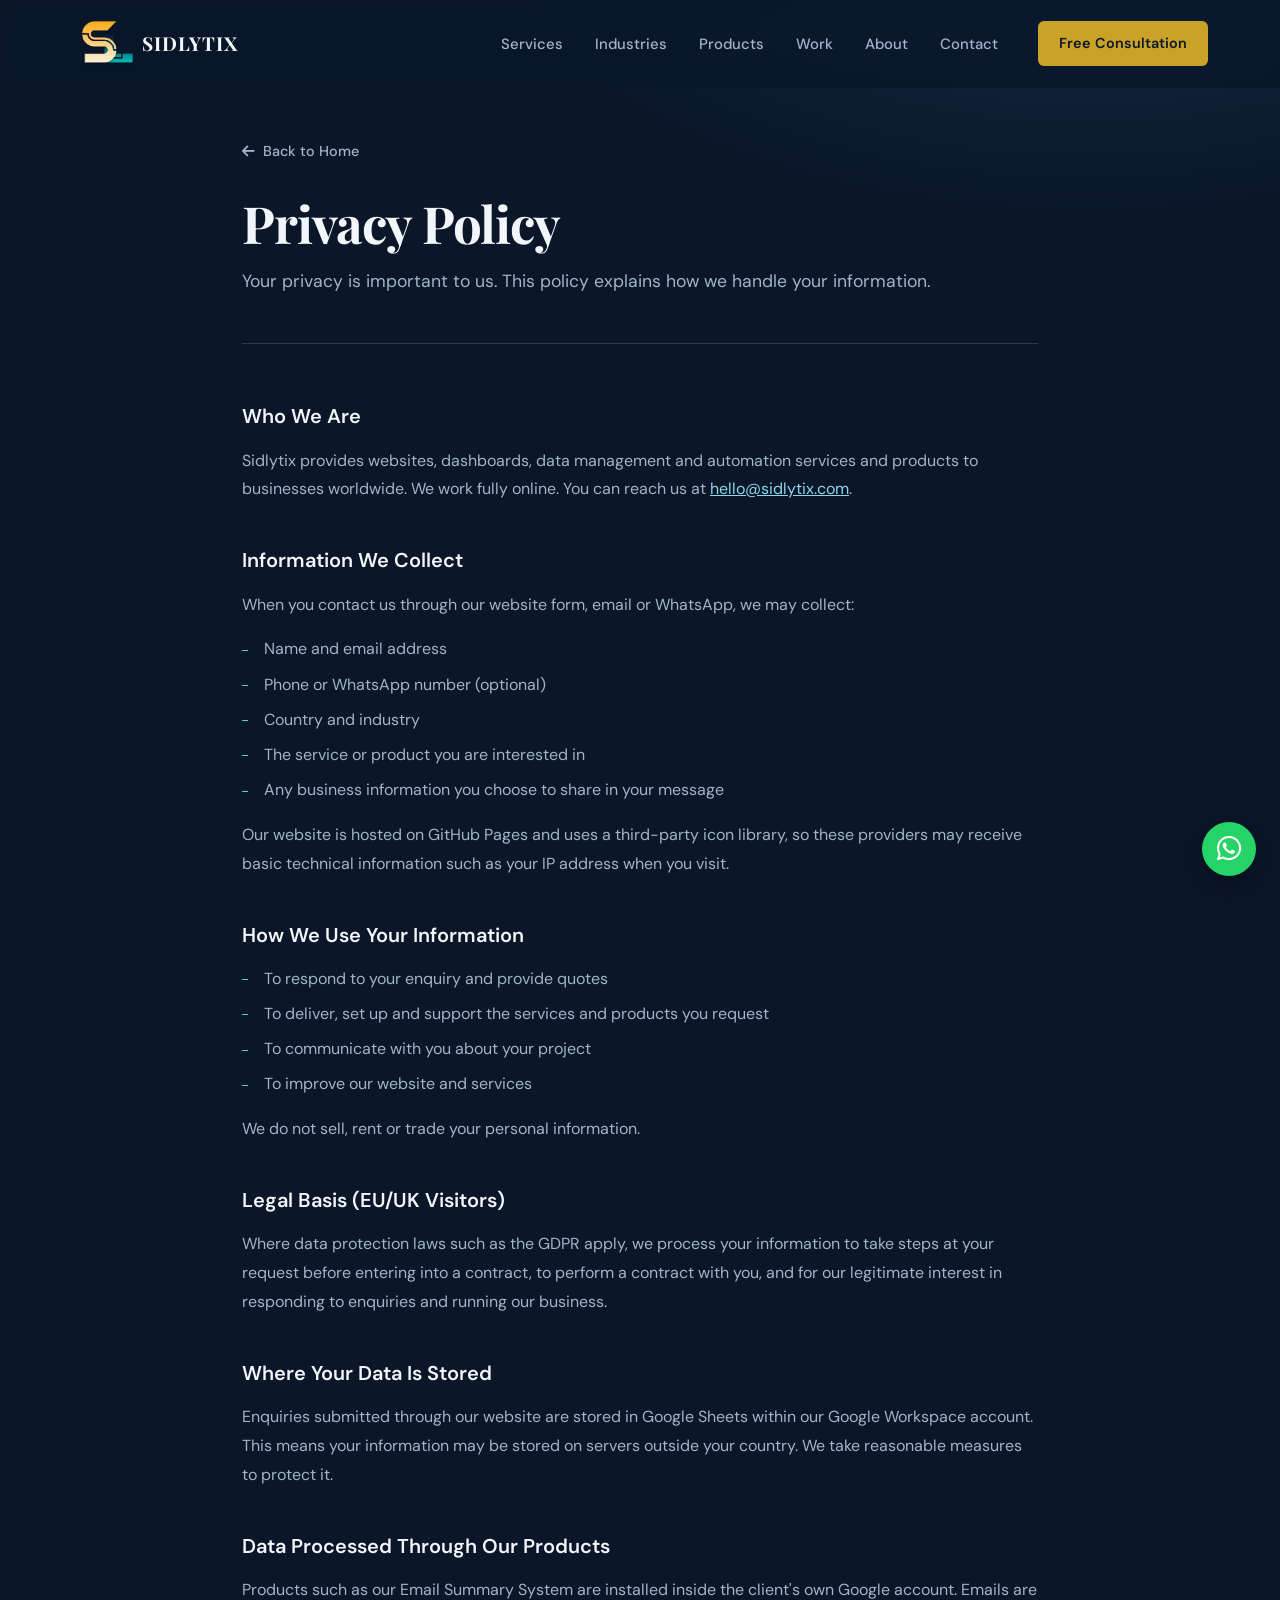
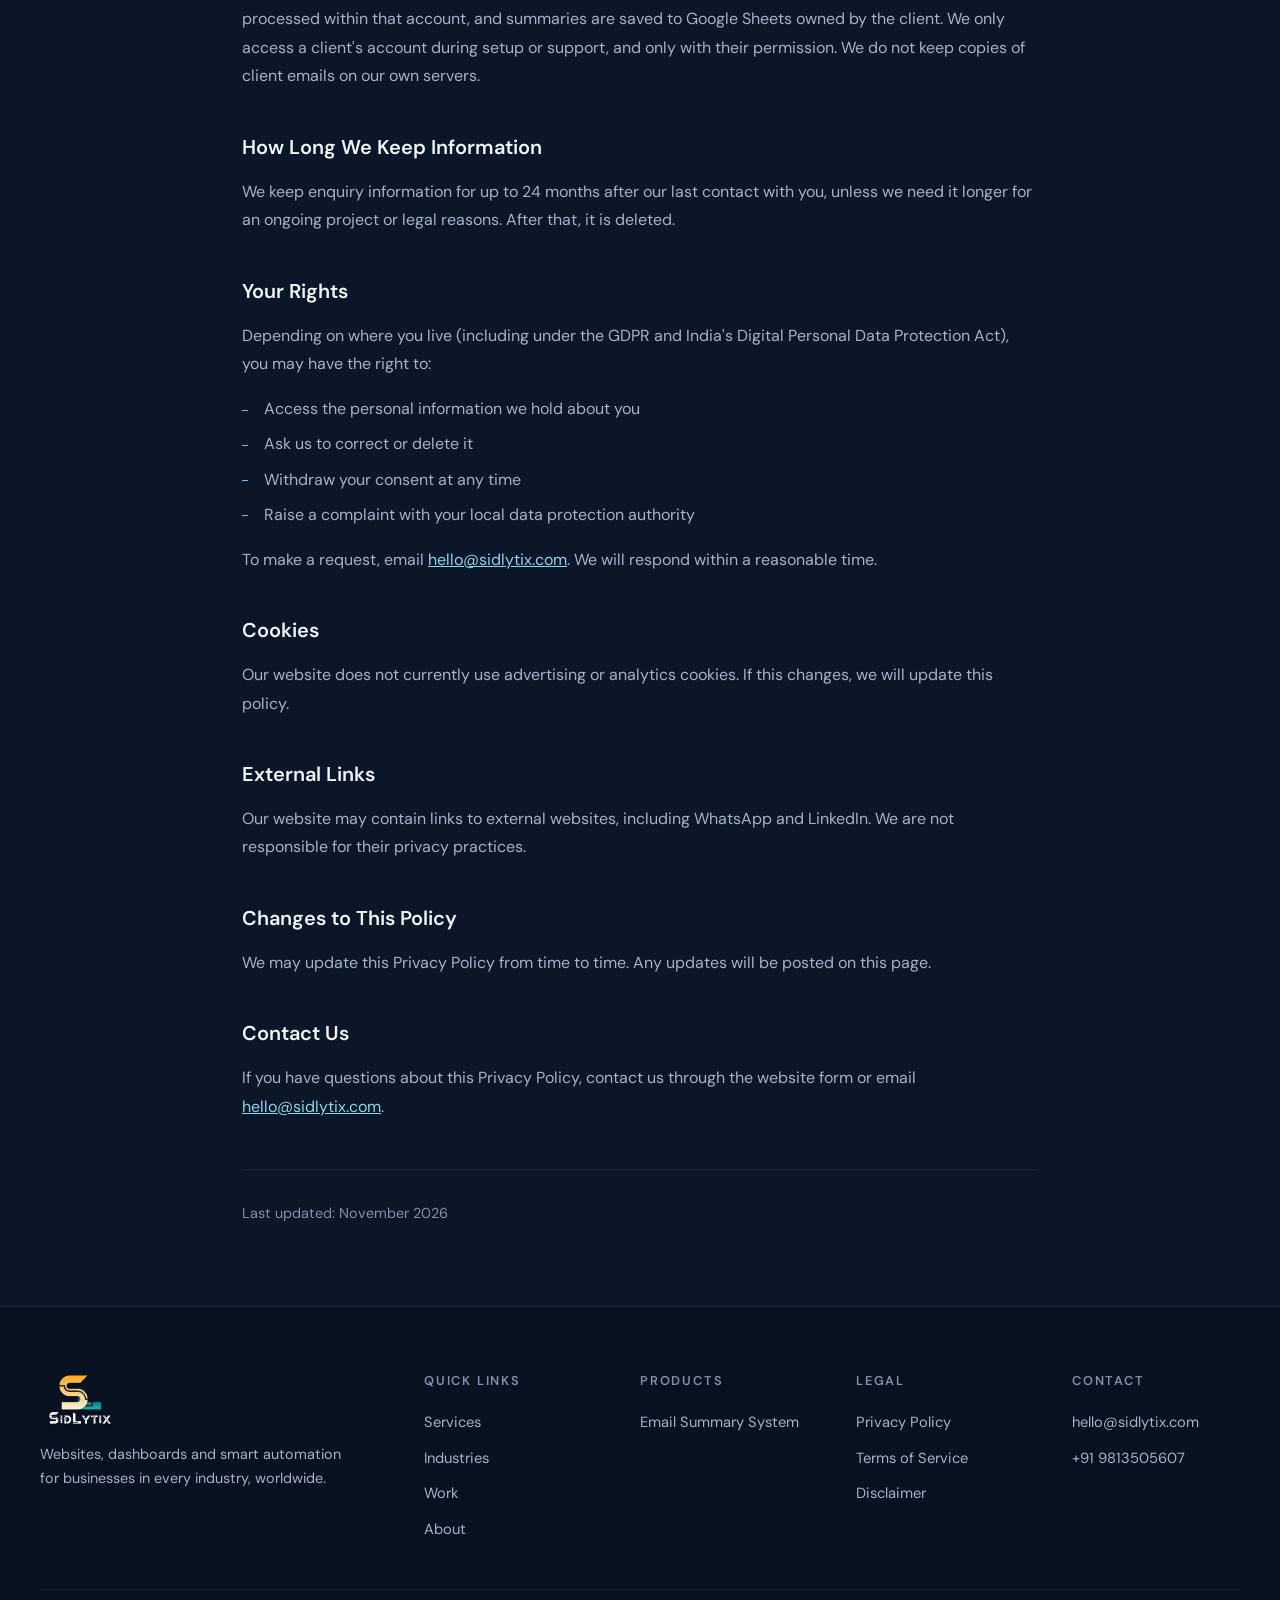
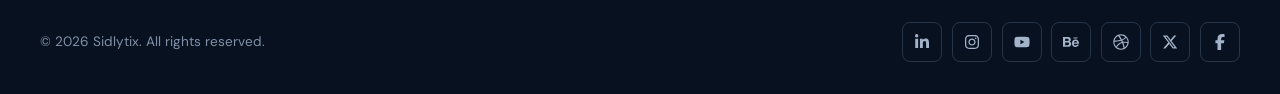
<file: privacy-policy.html>
<!doctype html>
<html lang="en">
  <head>
    <meta charset="UTF-8" />
    <meta name="viewport" content="width=device-width, initial-scale=1.0" />
    <title>Privacy Policy | Sidlytix</title>
    <meta name="description" content="Privacy Policy for Sidlytix: how we collect, use and protect the information you share with us." />
    <link rel="canonical" href="https://sidlytix.com/privacy-policy.html" />
    <meta name="theme-color" content="#0b1628" />
    <link rel="icon" type="image/png" href="favicon.png" />
    <link rel="preload" href="fonts/dm-sans-400.woff2" as="font" type="font/woff2" crossorigin />
    <link rel="stylesheet" href="style.css" />
    <link rel="stylesheet" href="https://cdnjs.cloudflare.com/ajax/libs/font-awesome/6.4.0/css/all.min.css" media="print" onload="this.media='all'" />
    <noscript><link rel="stylesheet" href="https://cdnjs.cloudflare.com/ajax/libs/font-awesome/6.4.0/css/all.min.css" /></noscript>
  </head>
  <body>
    <a href="#main" class="skip-link">Skip to content</a>

    <header class="header" id="header">
      <div class="header-container">
        <a href="index.html" class="logo">
          <picture><source srcset="s-logo-01.webp" type="image/webp" /><img width="163" height="165" src="s-logo-01.png" alt="Sidlytix Logo" /></picture>
          <span class="logo-text">SIDLYTIX</span>
        </a>
        <nav class="nav-container" aria-label="Main">
          <ul class="nav-menu">
            <li><a href="index.html#services" class="nav-link">Services</a></li>
            <li><a href="industries.html" class="nav-link">Industries</a></li>
            <li><a href="index.html#products" class="nav-link">Products</a></li>
            <li><a href="index.html#portfolio" class="nav-link">Work</a></li>
            <li><a href="index.html#about" class="nav-link">About</a></li>
            <li><a href="index.html#contact" class="nav-link">Contact</a></li>
          </ul>
          <a href="index.html#contact" class="header-cta">Free Consultation</a>
          <button class="hamburger" id="hamburger" type="button" aria-label="Open menu" aria-expanded="false" aria-controls="mobileNav">
            <span></span><span></span><span></span>
          </button>
        </nav>
      </div>
    </header>

    <nav class="mobile-nav" id="mobileNav" aria-label="Mobile">
      <a href="index.html#services" class="nav-link">Services</a>
      <a href="industries.html" class="nav-link">Industries</a>
      <a href="index.html#products" class="nav-link">Products</a>
      <a href="index.html#portfolio" class="nav-link">Work</a>
      <a href="index.html#about" class="nav-link">About</a>
      <a href="index.html#contact" class="nav-link">Contact</a>
      <a href="index.html#contact" class="btn-primary nav-link-cta">Free Consultation</a>
    </nav>

    <!-- ===== PAGE CONTENT ===== -->
    <main class="legal-page" id="main">
      <a href="index.html" class="back-link"><i class="fas fa-arrow-left" aria-hidden="true"></i> Back to Home</a>

      <div class="legal-header">
        <h1>Privacy Policy</h1>
        <p>Your privacy is important to us. This policy explains how we handle your information.</p>
      </div>

      <div class="legal-content">
        <h2>Who We Are</h2>
        <p>Sidlytix provides websites, dashboards, data management and automation services and products to businesses worldwide. We work fully online. You can reach us at <a href="mailto:hello@sidlytix.com">hello@sidlytix.com</a>.</p>

        <h2>Information We Collect</h2>
        <p>When you contact us through our website form, email or WhatsApp, we may collect:</p>
        <ul>
          <li>Name and email address</li>
          <li>Phone or WhatsApp number (optional)</li>
          <li>Country and industry</li>
          <li>The service or product you are interested in</li>
          <li>Any business information you choose to share in your message</li>
        </ul>
        <p>Our website is hosted on GitHub Pages and uses a third-party icon library, so these providers may receive basic technical information such as your IP address when you visit.</p>

        <h2>How We Use Your Information</h2>
        <ul>
          <li>To respond to your enquiry and provide quotes</li>
          <li>To deliver, set up and support the services and products you request</li>
          <li>To communicate with you about your project</li>
          <li>To improve our website and services</li>
        </ul>
        <p>We do not sell, rent or trade your personal information.</p>

        <h2>Legal Basis (EU/UK Visitors)</h2>
        <p>Where data protection laws such as the GDPR apply, we process your information to take steps at your request before entering into a contract, to perform a contract with you, and for our legitimate interest in responding to enquiries and running our business.</p>

        <h2>Where Your Data Is Stored</h2>
        <p>Enquiries submitted through our website are stored in Google Sheets within our Google Workspace account. This means your information may be stored on servers outside your country. We take reasonable measures to protect it.</p>

        <h2>Data Processed Through Our Products</h2>
        <p>Products such as our Email Summary System are installed inside the client's own Google account. Emails are processed within that account, and summaries are saved to Google Sheets owned by the client. We only access a client's account during setup or support, and only with their permission. We do not keep copies of client emails on our own servers.</p>

        <h2>How Long We Keep Information</h2>
        <!-- CHECK: adjust the retention period to match what you actually do -->
        <p>We keep enquiry information for up to 24 months after our last contact with you, unless we need it longer for an ongoing project or legal reasons. After that, it is deleted.</p>

        <h2>Your Rights</h2>
        <p>Depending on where you live (including under the GDPR and India's Digital Personal Data Protection Act), you may have the right to:</p>
        <ul>
          <li>Access the personal information we hold about you</li>
          <li>Ask us to correct or delete it</li>
          <li>Withdraw your consent at any time</li>
          <li>Raise a complaint with your local data protection authority</li>
        </ul>
        <p>To make a request, email <a href="mailto:hello@sidlytix.com">hello@sidlytix.com</a>. We will respond within a reasonable time.</p>

        <h2>Cookies</h2>
        <p>Our website does not currently use advertising or analytics cookies. If this changes, we will update this policy.</p>

        <h2>External Links</h2>
        <p>Our website may contain links to external websites, including WhatsApp and LinkedIn. We are not responsible for their privacy practices.</p>

        <h2>Changes to This Policy</h2>
        <p>We may update this Privacy Policy from time to time. Any updates will be posted on this page.</p>

        <h2>Contact Us</h2>
        <p>If you have questions about this Privacy Policy, contact us through the website form or email <a href="mailto:hello@sidlytix.com">hello@sidlytix.com</a>.</p>
      </div>

      <div class="legal-footer">
        <p>Last updated: November 2026</p>
      </div>
    </main>

    <footer class="footer">
      <div class="footer-container">
        <div class="footer-grid">
          <div class="footer-brand">
            <a href="index.html" class="logo" aria-label="Sidlytix home">
              <picture><source srcset="framewhite_01.webp" type="image/webp" /><img width="234" height="200" src="framewhite_01.png" alt="Sidlytix Logo" class="footer-logo" /></picture>
            </a>
            <p>Websites, dashboards and smart automation for businesses in every industry, worldwide.</p>
          </div>
          <div class="footer-column">
            <h4 class="footer-title">Quick Links</h4>
            <div class="footer-links">
              <a href="index.html#services">Services</a>
              <a href="industries.html">Industries</a>
              <a href="index.html#portfolio">Work</a>
              <a href="index.html#about">About</a>
            </div>
          </div>
          <div class="footer-column">
            <h4 class="footer-title">Products</h4>
            <div class="footer-links">
              <a href="email-summary.html">Email Summary System</a>
            </div>
          </div>
          <div class="footer-column">
            <h4 class="footer-title">Legal</h4>
            <div class="footer-links">
              <a href="privacy-policy.html">Privacy Policy</a>
              <a href="terms.html">Terms of Service</a>
              <a href="disclaimer.html">Disclaimer</a>
            </div>
          </div>
          <div class="footer-column">
            <h4 class="footer-title">Contact</h4>
            <div class="footer-links">
              <a href="mailto:hello@sidlytix.com">hello@sidlytix.com</a>
              <a href="tel:+919813505607">+91 9813505607</a>
            </div>
          </div>
        </div>
        <div class="footer-bottom">
          <p class="footer-copyright">&copy; 2026 Sidlytix. All rights reserved.</p>
          <div class="footer-socials" aria-label="Sidlytix on social media">
            <a href="https://www.linkedin.com/company/sidlytix" target="_blank" rel="noopener noreferrer me" aria-label="Sidlytix on LinkedIn" title="LinkedIn"><svg viewBox="0 0 448 512" aria-hidden="true" focusable="false"><path d="M100.28 448H7.4V148.9h92.88zM53.79 108.1C24.09 108.1 0 83.5 0 53.8a53.79 53.79 0 0 1 107.58 0c0 29.7-24.1 54.3-53.79 54.3zM447.9 448h-92.68V302.4c0-34.7-.7-79.2-48.29-79.2-48.29 0-55.69 37.7-55.69 76.7V448h-92.78V148.9h89.08v40.8h1.3c12.4-23.5 42.69-48.3 87.88-48.3 94 0 111.28 61.9 111.28 142.3V448z"/></svg></a>
            <a href="https://www.instagram.com/sidlytix" target="_blank" rel="noopener noreferrer me" aria-label="Sidlytix on Instagram" title="Instagram"><svg viewBox="0 0 448 512" aria-hidden="true" focusable="false"><path d="M224.1 141c-63.6 0-114.9 51.3-114.9 114.9s51.3 114.9 114.9 114.9S339 319.5 339 255.9 287.7 141 224.1 141zm0 189.6c-41.1 0-74.7-33.5-74.7-74.7s33.5-74.7 74.7-74.7 74.7 33.5 74.7 74.7-33.6 74.7-74.7 74.7zm146.4-194.3c0 14.9-12 26.8-26.8 26.8-14.9 0-26.8-12-26.8-26.8s12-26.8 26.8-26.8 26.8 12 26.8 26.8zm76.1 27.2c-1.7-35.9-9.9-67.7-36.2-93.9-26.2-26.2-58-34.4-93.9-36.2-37-2.1-147.9-2.1-184.9 0-35.8 1.7-67.6 9.9-93.9 36.1s-34.4 58-36.2 93.9c-2.1 37-2.1 147.9 0 184.9 1.7 35.9 9.9 67.7 36.2 93.9s58 34.4 93.9 36.2c37 2.1 147.9 2.1 184.9 0 35.9-1.7 67.7-9.9 93.9-36.2 26.2-26.2 34.4-58 36.2-93.9 2.1-37 2.1-147.8 0-184.8zM398.8 388c-7.8 19.6-22.9 34.7-42.6 42.6-29.5 11.7-99.5 9-132.1 9s-102.7 2.6-132.1-9c-19.6-7.8-34.7-22.9-42.6-42.6-11.7-29.5-9-99.5-9-132.1s-2.6-102.7 9-132.1c7.8-19.6 22.9-34.7 42.6-42.6 29.5-11.7 99.5-9 132.1-9s102.7-2.6 132.1 9c19.6 7.8 34.7 22.9 42.6 42.6 11.7 29.5 9 99.5 9 132.1s2.7 102.7-9 132.1z"/></svg></a>
            <a href="https://www.youtube.com/@sidlytix" target="_blank" rel="noopener noreferrer me" aria-label="Sidlytix on YouTube" title="YouTube"><svg viewBox="0 0 576 512" aria-hidden="true" focusable="false"><path d="M549.655 124.083c-6.281-23.65-24.787-42.276-48.284-48.597C458.781 64 288 64 288 64S117.22 64 74.629 75.486c-23.497 6.322-42.003 24.947-48.284 48.597-11.412 42.867-11.412 132.305-11.412 132.305s0 89.438 11.412 132.305c6.281 23.65 24.787 41.5 48.284 47.821C117.22 448 288 448 288 448s170.78 0 213.371-11.486c23.497-6.321 42.003-24.171 48.284-47.821 11.412-42.867 11.412-132.305 11.412-132.305s0-89.438-11.412-132.305zm-317.51 213.508V175.185l142.739 81.205-142.739 81.201z"/></svg></a>
            <a href="https://www.behance.net/sidlytix" target="_blank" rel="noopener noreferrer me" aria-label="Sidlytix on Behance" title="Behance"><svg viewBox="0 0 576 512" aria-hidden="true" focusable="false"><path d="M232 237.2c31.8-15.2 48.4-38.2 48.4-74 0-70.6-52.6-87.8-113.3-87.8H0v354.4h171.8c64.4 0 124.9-30.9 124.9-102.9 0-44.5-21.1-77.4-64.7-89.7zM77.9 135.9H151c28.1 0 53.4 7.9 53.4 40.5 0 30.1-19.7 42.2-47.5 42.2h-79v-82.7zm83.3 233.7H77.9V272h84.9c34.3 0 56 14.3 56 50.6 0 35.8-25.9 47-57.6 47zm358.5-240.7H376V94h143.7v34.9zM576 305.2c0-75.9-44.4-139.2-124.9-139.2-78.2 0-131.3 58.8-131.3 135.8 0 79.9 50.3 134.7 131.3 134.7 61.3 0 101-27.6 120.1-86.3H509c-6.7 21.9-34.3 33.5-55.7 33.5-41.3 0-63-24.2-63-65.3h185.1c.3-4.2.6-8.7.6-13.2zM390.4 274c2.3-33.7 24.7-54.8 58.5-54.8 35.4 0 53.2 20.8 56.2 54.8H390.4z"/></svg></a>
            <a href="https://dribbble.com/sidlytix" target="_blank" rel="noopener noreferrer me" aria-label="Sidlytix on Dribbble" title="Dribbble"><svg viewBox="0 0 512 512" aria-hidden="true" focusable="false"><path d="M256 8C119.252 8 8 119.252 8 256s111.252 248 248 248 248-111.252 248-248S392.748 8 256 8zm163.97 114.366c29.503 36.046 47.369 81.957 47.835 131.955-6.984-1.477-77.018-15.682-147.502-6.818-5.752-14.041-11.181-26.393-18.617-41.614 78.321-31.977 113.818-77.482 118.284-83.523zM396.421 97.87c-3.81 5.427-35.697 48.286-111.021 76.519-34.712-63.776-73.185-116.168-79.04-124.008 67.176-16.193 137.966 1.27 190.061 47.489zm-230.48-33.25c5.585 7.659 43.438 60.116 78.537 122.509-99.087 26.313-186.36 25.934-195.834 25.809C62.38 147.205 106.678 92.573 165.941 64.62zM44.17 256.323c0-2.166.043-4.322.108-6.473 9.268.19 111.92 1.513 217.706-30.146 6.064 11.868 11.857 23.915 17.174 35.949-76.599 21.575-146.194 83.527-180.531 142.306C64.794 360.405 44.17 310.73 44.17 256.323zm81.807 167.113c22.127-45.233 82.178-103.622 167.579-132.756 29.74 77.283 42.039 142.053 45.189 160.638-68.112 29.013-150.015 21.053-212.768-27.882zm248.38 8.489c-2.171-12.886-13.446-74.897-41.152-151.033 66.38-10.626 124.7 6.768 131.947 9.055-9.442 58.941-43.273 109.844-90.795 141.978z"/></svg></a>
            <a href="https://x.com/sidlytix" target="_blank" rel="noopener noreferrer me" aria-label="Sidlytix on X" title="X"><svg viewBox="0 0 512 512" aria-hidden="true" focusable="false"><path d="M389.2 48h70.6L305.6 224.2 487 464H345L233.7 318.6 106.5 464H35.8L200.7 275.5 26.8 48H172.4L272.9 180.9 389.2 48zM364.4 421.8h39.1L151.1 88h-42L364.4 421.8z"/></svg></a>
            <a href="https://www.facebook.com/sidlytix" target="_blank" rel="noopener noreferrer me" aria-label="Sidlytix on Facebook" title="Facebook"><svg viewBox="0 0 320 512" aria-hidden="true" focusable="false"><path d="M80 299.3V512H196V299.3h86.5l18-97.8H196V166.9c0-51.7 20.3-71.5 72.7-71.5c16.3 0 29.4 .4 37 1.2V7.9C291.4 4 256.4 0 236.2 0C129.3 0 80 50.5 80 159.4v42.1H14v97.8H80z"/></svg></a>
          </div>
        </div>
      </div>
    </footer>

    <a class="whatsapp-float" href="https://wa.me/919813505607?text=Hi%20Sidlytix%2C%20I%27d%20like%20a%20free%20consultation." target="_blank" rel="noopener noreferrer" aria-label="Chat with Sidlytix on WhatsApp">
      <i class="fab fa-whatsapp" aria-hidden="true"></i>
    </a>

    <script src="script.js" defer></script>
  </body>
</html>
</file>
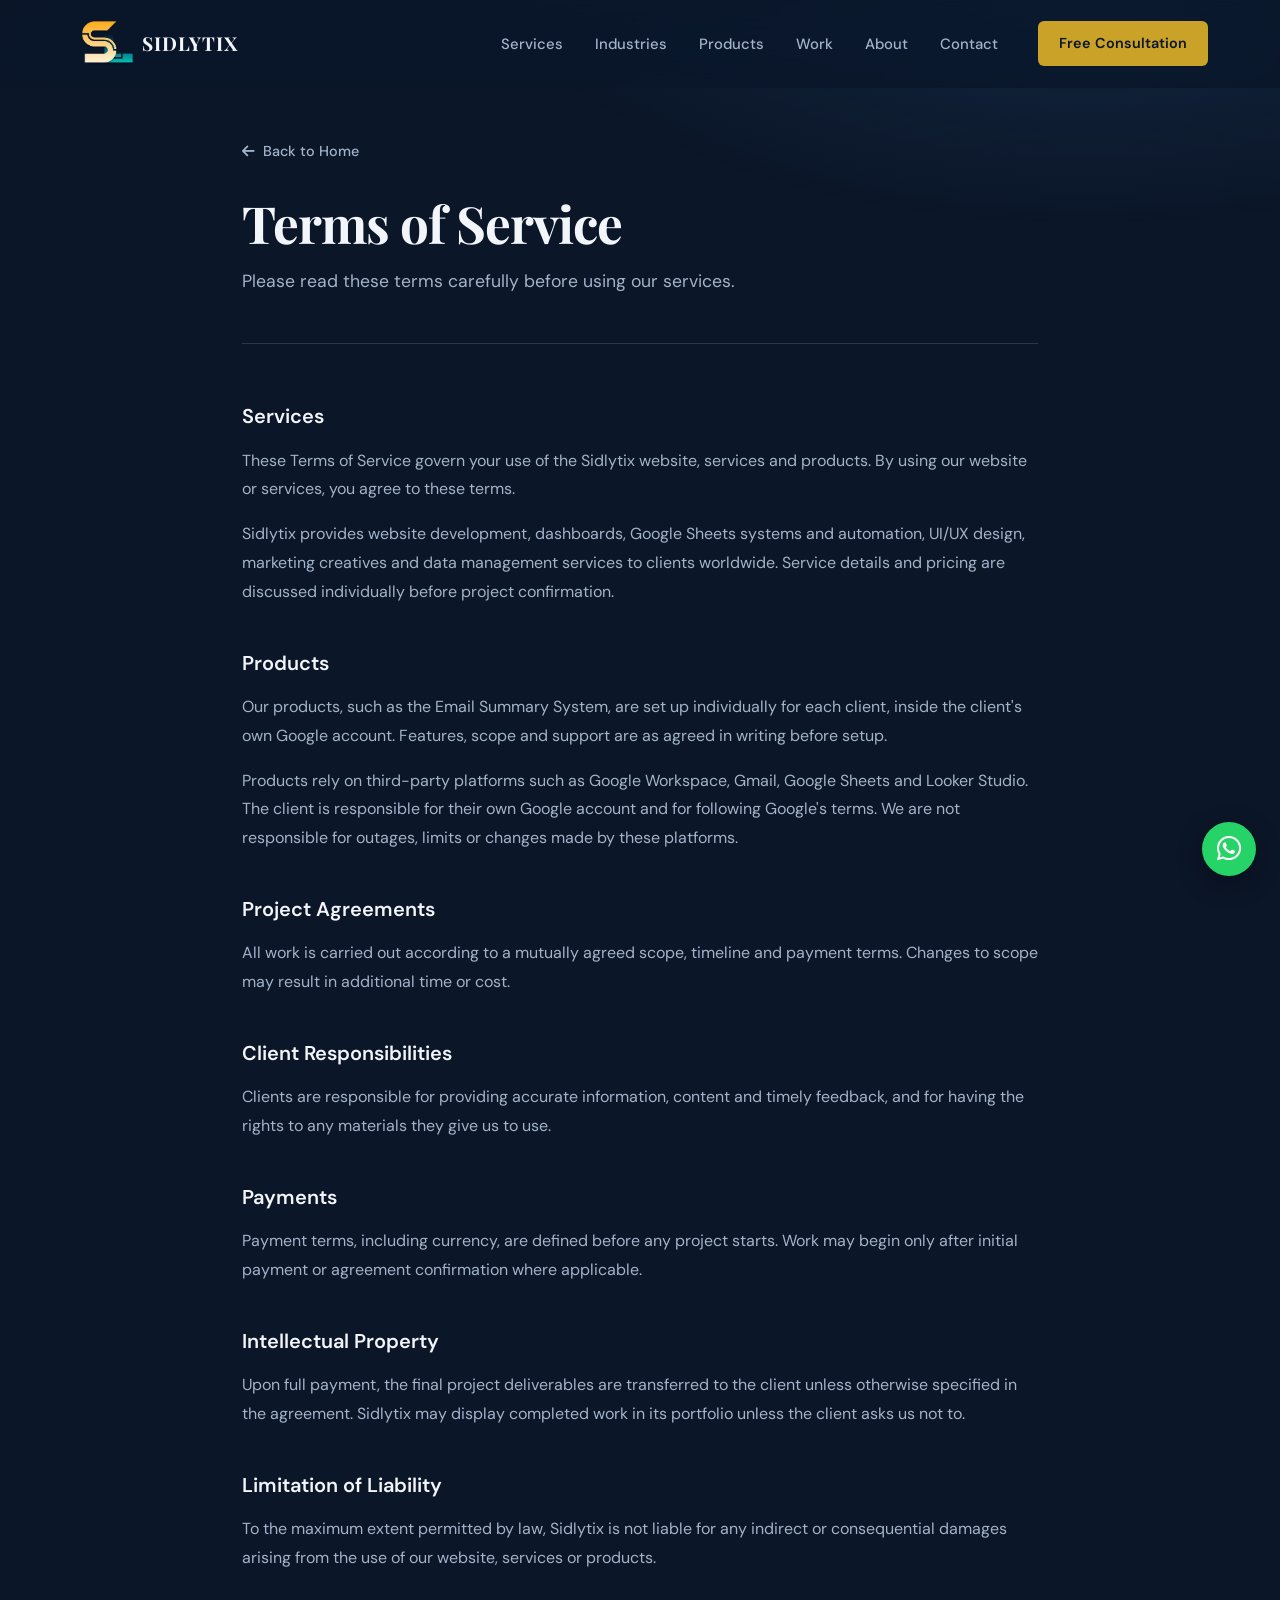
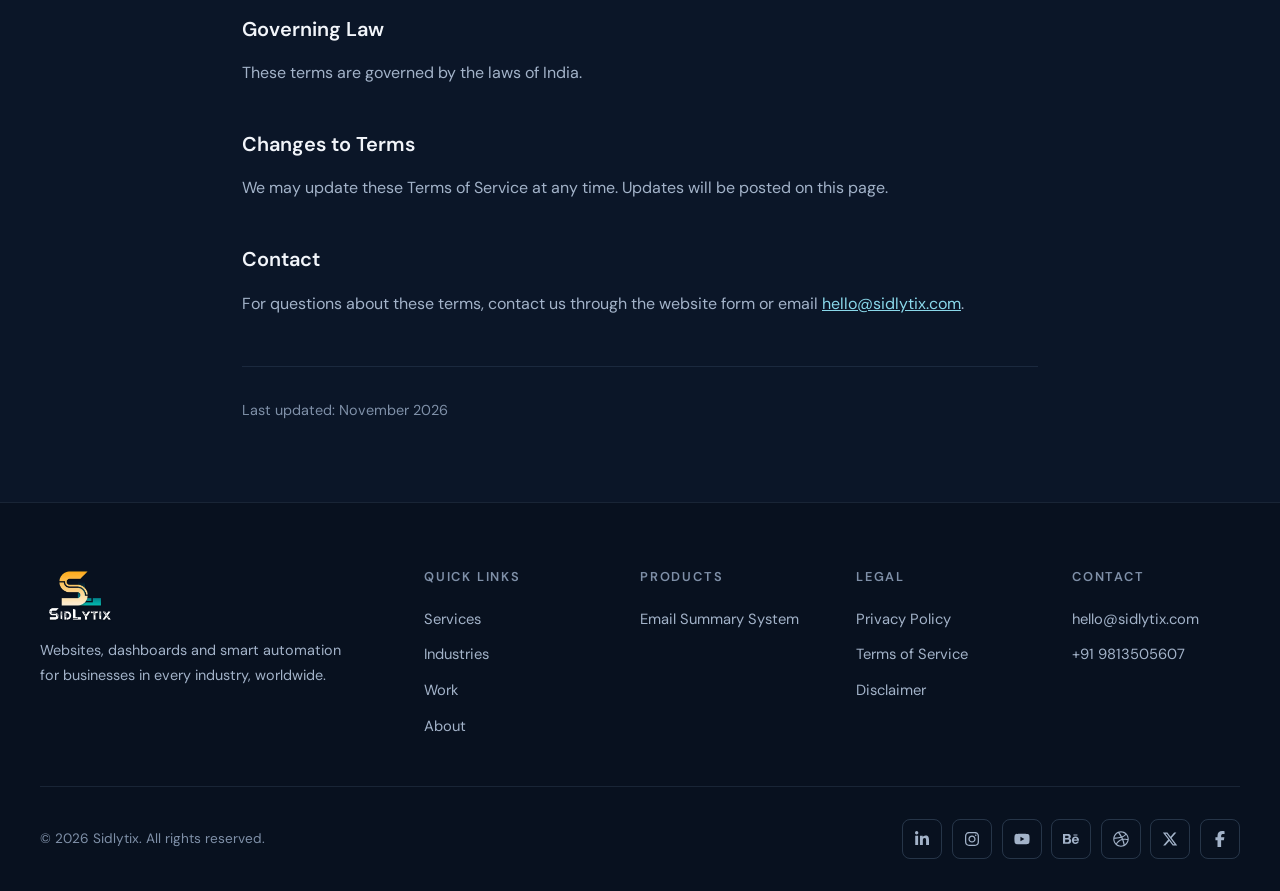
<file: terms.html>
<!doctype html>
<html lang="en">
  <head>
    <meta charset="UTF-8" />
    <meta name="viewport" content="width=device-width, initial-scale=1.0" />
    <title>Terms of Service | Sidlytix</title>
    <meta name="description" content="Terms of Service for Sidlytix websites, dashboards, automation services and products." />
    <link rel="canonical" href="https://sidlytix.com/terms.html" />
    <meta name="theme-color" content="#0b1628" />
    <link rel="icon" type="image/png" href="favicon.png" />
    <link rel="preload" href="fonts/dm-sans-400.woff2" as="font" type="font/woff2" crossorigin />
    <link rel="stylesheet" href="style.css" />
    <link rel="stylesheet" href="https://cdnjs.cloudflare.com/ajax/libs/font-awesome/6.4.0/css/all.min.css" media="print" onload="this.media='all'" />
    <noscript><link rel="stylesheet" href="https://cdnjs.cloudflare.com/ajax/libs/font-awesome/6.4.0/css/all.min.css" /></noscript>
  </head>
  <body>
    <a href="#main" class="skip-link">Skip to content</a>

    <header class="header" id="header">
      <div class="header-container">
        <a href="index.html" class="logo">
          <picture><source srcset="s-logo-01.webp" type="image/webp" /><img width="163" height="165" src="s-logo-01.png" alt="Sidlytix Logo" /></picture>
          <span class="logo-text">SIDLYTIX</span>
        </a>
        <nav class="nav-container" aria-label="Main">
          <ul class="nav-menu">
            <li><a href="index.html#services" class="nav-link">Services</a></li>
            <li><a href="industries.html" class="nav-link">Industries</a></li>
            <li><a href="index.html#products" class="nav-link">Products</a></li>
            <li><a href="index.html#portfolio" class="nav-link">Work</a></li>
            <li><a href="index.html#about" class="nav-link">About</a></li>
            <li><a href="index.html#contact" class="nav-link">Contact</a></li>
          </ul>
          <a href="index.html#contact" class="header-cta">Free Consultation</a>
          <button class="hamburger" id="hamburger" type="button" aria-label="Open menu" aria-expanded="false" aria-controls="mobileNav">
            <span></span><span></span><span></span>
          </button>
        </nav>
      </div>
    </header>

    <nav class="mobile-nav" id="mobileNav" aria-label="Mobile">
      <a href="index.html#services" class="nav-link">Services</a>
      <a href="industries.html" class="nav-link">Industries</a>
      <a href="index.html#products" class="nav-link">Products</a>
      <a href="index.html#portfolio" class="nav-link">Work</a>
      <a href="index.html#about" class="nav-link">About</a>
      <a href="index.html#contact" class="nav-link">Contact</a>
      <a href="index.html#contact" class="btn-primary nav-link-cta">Free Consultation</a>
    </nav>

    <!-- ===== PAGE CONTENT ===== -->
    <main class="legal-page" id="main">
      <a href="index.html" class="back-link"><i class="fas fa-arrow-left" aria-hidden="true"></i> Back to Home</a>

      <div class="legal-header">
        <h1>Terms of Service</h1>
        <p>Please read these terms carefully before using our services.</p>
      </div>

      <div class="legal-content">
        <h2>Services</h2>
        <p>These Terms of Service govern your use of the Sidlytix website, services and products. By using our website or services, you agree to these terms.</p>
        <p>Sidlytix provides website development, dashboards, Google Sheets systems and automation, UI/UX design, marketing creatives and data management services to clients worldwide. Service details and pricing are discussed individually before project confirmation.</p>

        <h2>Products</h2>
        <p>Our products, such as the Email Summary System, are set up individually for each client, inside the client's own Google account. Features, scope and support are as agreed in writing before setup.</p>
        <p>Products rely on third-party platforms such as Google Workspace, Gmail, Google Sheets and Looker Studio. The client is responsible for their own Google account and for following Google's terms. We are not responsible for outages, limits or changes made by these platforms.</p>

        <h2>Project Agreements</h2>
        <p>All work is carried out according to a mutually agreed scope, timeline and payment terms. Changes to scope may result in additional time or cost.</p>

        <h2>Client Responsibilities</h2>
        <p>Clients are responsible for providing accurate information, content and timely feedback, and for having the rights to any materials they give us to use.</p>

        <h2>Payments</h2>
        <p>Payment terms, including currency, are defined before any project starts. Work may begin only after initial payment or agreement confirmation where applicable.</p>

        <h2>Intellectual Property</h2>
        <p>Upon full payment, the final project deliverables are transferred to the client unless otherwise specified in the agreement. Sidlytix may display completed work in its portfolio unless the client asks us not to.</p>

        <h2>Limitation of Liability</h2>
        <p>To the maximum extent permitted by law, Sidlytix is not liable for any indirect or consequential damages arising from the use of our website, services or products.</p>

        <h2>Governing Law</h2>
        <p>These terms are governed by the laws of India.</p>

        <h2>Changes to Terms</h2>
        <p>We may update these Terms of Service at any time. Updates will be posted on this page.</p>

        <h2>Contact</h2>
        <p>For questions about these terms, contact us through the website form or email <a href="mailto:hello@sidlytix.com">hello@sidlytix.com</a>.</p>
      </div>

      <div class="legal-footer"><p>Last updated: November 2026</p></div>
    </main>

    <footer class="footer">
      <div class="footer-container">
        <div class="footer-grid">
          <div class="footer-brand">
            <a href="index.html" class="logo" aria-label="Sidlytix home">
              <picture><source srcset="framewhite_01.webp" type="image/webp" /><img width="234" height="200" src="framewhite_01.png" alt="Sidlytix Logo" class="footer-logo" /></picture>
            </a>
            <p>Websites, dashboards and smart automation for businesses in every industry, worldwide.</p>
          </div>
          <div class="footer-column">
            <h4 class="footer-title">Quick Links</h4>
            <div class="footer-links">
              <a href="index.html#services">Services</a>
              <a href="industries.html">Industries</a>
              <a href="index.html#portfolio">Work</a>
              <a href="index.html#about">About</a>
            </div>
          </div>
          <div class="footer-column">
            <h4 class="footer-title">Products</h4>
            <div class="footer-links">
              <a href="email-summary.html">Email Summary System</a>
            </div>
          </div>
          <div class="footer-column">
            <h4 class="footer-title">Legal</h4>
            <div class="footer-links">
              <a href="privacy-policy.html">Privacy Policy</a>
              <a href="terms.html">Terms of Service</a>
              <a href="disclaimer.html">Disclaimer</a>
            </div>
          </div>
          <div class="footer-column">
            <h4 class="footer-title">Contact</h4>
            <div class="footer-links">
              <a href="mailto:hello@sidlytix.com">hello@sidlytix.com</a>
              <a href="tel:+919813505607">+91 9813505607</a>
            </div>
          </div>
        </div>
        <div class="footer-bottom">
          <p class="footer-copyright">&copy; 2026 Sidlytix. All rights reserved.</p>
          <div class="footer-socials" aria-label="Sidlytix on social media">
            <a href="https://www.linkedin.com/company/sidlytix" target="_blank" rel="noopener noreferrer me" aria-label="Sidlytix on LinkedIn" title="LinkedIn"><svg viewBox="0 0 448 512" aria-hidden="true" focusable="false"><path d="M100.28 448H7.4V148.9h92.88zM53.79 108.1C24.09 108.1 0 83.5 0 53.8a53.79 53.79 0 0 1 107.58 0c0 29.7-24.1 54.3-53.79 54.3zM447.9 448h-92.68V302.4c0-34.7-.7-79.2-48.29-79.2-48.29 0-55.69 37.7-55.69 76.7V448h-92.78V148.9h89.08v40.8h1.3c12.4-23.5 42.69-48.3 87.88-48.3 94 0 111.28 61.9 111.28 142.3V448z"/></svg></a>
            <a href="https://www.instagram.com/sidlytix" target="_blank" rel="noopener noreferrer me" aria-label="Sidlytix on Instagram" title="Instagram"><svg viewBox="0 0 448 512" aria-hidden="true" focusable="false"><path d="M224.1 141c-63.6 0-114.9 51.3-114.9 114.9s51.3 114.9 114.9 114.9S339 319.5 339 255.9 287.7 141 224.1 141zm0 189.6c-41.1 0-74.7-33.5-74.7-74.7s33.5-74.7 74.7-74.7 74.7 33.5 74.7 74.7-33.6 74.7-74.7 74.7zm146.4-194.3c0 14.9-12 26.8-26.8 26.8-14.9 0-26.8-12-26.8-26.8s12-26.8 26.8-26.8 26.8 12 26.8 26.8zm76.1 27.2c-1.7-35.9-9.9-67.7-36.2-93.9-26.2-26.2-58-34.4-93.9-36.2-37-2.1-147.9-2.1-184.9 0-35.8 1.7-67.6 9.9-93.9 36.1s-34.4 58-36.2 93.9c-2.1 37-2.1 147.9 0 184.9 1.7 35.9 9.9 67.7 36.2 93.9s58 34.4 93.9 36.2c37 2.1 147.9 2.1 184.9 0 35.9-1.7 67.7-9.9 93.9-36.2 26.2-26.2 34.4-58 36.2-93.9 2.1-37 2.1-147.8 0-184.8zM398.8 388c-7.8 19.6-22.9 34.7-42.6 42.6-29.5 11.7-99.5 9-132.1 9s-102.7 2.6-132.1-9c-19.6-7.8-34.7-22.9-42.6-42.6-11.7-29.5-9-99.5-9-132.1s-2.6-102.7 9-132.1c7.8-19.6 22.9-34.7 42.6-42.6 29.5-11.7 99.5-9 132.1-9s102.7-2.6 132.1 9c19.6 7.8 34.7 22.9 42.6 42.6 11.7 29.5 9 99.5 9 132.1s2.7 102.7-9 132.1z"/></svg></a>
            <a href="https://www.youtube.com/@sidlytix" target="_blank" rel="noopener noreferrer me" aria-label="Sidlytix on YouTube" title="YouTube"><svg viewBox="0 0 576 512" aria-hidden="true" focusable="false"><path d="M549.655 124.083c-6.281-23.65-24.787-42.276-48.284-48.597C458.781 64 288 64 288 64S117.22 64 74.629 75.486c-23.497 6.322-42.003 24.947-48.284 48.597-11.412 42.867-11.412 132.305-11.412 132.305s0 89.438 11.412 132.305c6.281 23.65 24.787 41.5 48.284 47.821C117.22 448 288 448 288 448s170.78 0 213.371-11.486c23.497-6.321 42.003-24.171 48.284-47.821 11.412-42.867 11.412-132.305 11.412-132.305s0-89.438-11.412-132.305zm-317.51 213.508V175.185l142.739 81.205-142.739 81.201z"/></svg></a>
            <a href="https://www.behance.net/sidlytix" target="_blank" rel="noopener noreferrer me" aria-label="Sidlytix on Behance" title="Behance"><svg viewBox="0 0 576 512" aria-hidden="true" focusable="false"><path d="M232 237.2c31.8-15.2 48.4-38.2 48.4-74 0-70.6-52.6-87.8-113.3-87.8H0v354.4h171.8c64.4 0 124.9-30.9 124.9-102.9 0-44.5-21.1-77.4-64.7-89.7zM77.9 135.9H151c28.1 0 53.4 7.9 53.4 40.5 0 30.1-19.7 42.2-47.5 42.2h-79v-82.7zm83.3 233.7H77.9V272h84.9c34.3 0 56 14.3 56 50.6 0 35.8-25.9 47-57.6 47zm358.5-240.7H376V94h143.7v34.9zM576 305.2c0-75.9-44.4-139.2-124.9-139.2-78.2 0-131.3 58.8-131.3 135.8 0 79.9 50.3 134.7 131.3 134.7 61.3 0 101-27.6 120.1-86.3H509c-6.7 21.9-34.3 33.5-55.7 33.5-41.3 0-63-24.2-63-65.3h185.1c.3-4.2.6-8.7.6-13.2zM390.4 274c2.3-33.7 24.7-54.8 58.5-54.8 35.4 0 53.2 20.8 56.2 54.8H390.4z"/></svg></a>
            <a href="https://dribbble.com/sidlytix" target="_blank" rel="noopener noreferrer me" aria-label="Sidlytix on Dribbble" title="Dribbble"><svg viewBox="0 0 512 512" aria-hidden="true" focusable="false"><path d="M256 8C119.252 8 8 119.252 8 256s111.252 248 248 248 248-111.252 248-248S392.748 8 256 8zm163.97 114.366c29.503 36.046 47.369 81.957 47.835 131.955-6.984-1.477-77.018-15.682-147.502-6.818-5.752-14.041-11.181-26.393-18.617-41.614 78.321-31.977 113.818-77.482 118.284-83.523zM396.421 97.87c-3.81 5.427-35.697 48.286-111.021 76.519-34.712-63.776-73.185-116.168-79.04-124.008 67.176-16.193 137.966 1.27 190.061 47.489zm-230.48-33.25c5.585 7.659 43.438 60.116 78.537 122.509-99.087 26.313-186.36 25.934-195.834 25.809C62.38 147.205 106.678 92.573 165.941 64.62zM44.17 256.323c0-2.166.043-4.322.108-6.473 9.268.19 111.92 1.513 217.706-30.146 6.064 11.868 11.857 23.915 17.174 35.949-76.599 21.575-146.194 83.527-180.531 142.306C64.794 360.405 44.17 310.73 44.17 256.323zm81.807 167.113c22.127-45.233 82.178-103.622 167.579-132.756 29.74 77.283 42.039 142.053 45.189 160.638-68.112 29.013-150.015 21.053-212.768-27.882zm248.38 8.489c-2.171-12.886-13.446-74.897-41.152-151.033 66.38-10.626 124.7 6.768 131.947 9.055-9.442 58.941-43.273 109.844-90.795 141.978z"/></svg></a>
            <a href="https://x.com/sidlytix" target="_blank" rel="noopener noreferrer me" aria-label="Sidlytix on X" title="X"><svg viewBox="0 0 512 512" aria-hidden="true" focusable="false"><path d="M389.2 48h70.6L305.6 224.2 487 464H345L233.7 318.6 106.5 464H35.8L200.7 275.5 26.8 48H172.4L272.9 180.9 389.2 48zM364.4 421.8h39.1L151.1 88h-42L364.4 421.8z"/></svg></a>
            <a href="https://www.facebook.com/sidlytix" target="_blank" rel="noopener noreferrer me" aria-label="Sidlytix on Facebook" title="Facebook"><svg viewBox="0 0 320 512" aria-hidden="true" focusable="false"><path d="M80 299.3V512H196V299.3h86.5l18-97.8H196V166.9c0-51.7 20.3-71.5 72.7-71.5c16.3 0 29.4 .4 37 1.2V7.9C291.4 4 256.4 0 236.2 0C129.3 0 80 50.5 80 159.4v42.1H14v97.8H80z"/></svg></a>
          </div>
        </div>
      </div>
    </footer>

    <a class="whatsapp-float" href="https://wa.me/919813505607?text=Hi%20Sidlytix%2C%20I%27d%20like%20a%20free%20consultation." target="_blank" rel="noopener noreferrer" aria-label="Chat with Sidlytix on WhatsApp">
      <i class="fab fa-whatsapp" aria-hidden="true"></i>
    </a>

    <script src="script.js" defer></script>
  </body>
</html>
</file>
<file: style.css>
/* =====================================================
   SIDLYTIX - MAIN STYLESHEET (v2)
   Navy base · gold = actions · cyan = data
   Industries page: --ind is the live theme colour,
   --c is each industry's own colour.
   ===================================================== */

/* ===== FONTS (self-hosted in /fonts) ===== */
@font-face { font-family: "DM Sans"; src: url("fonts/dm-sans-400.woff2") format("woff2"); font-weight: 400; font-style: normal; font-display: swap; }
@font-face { font-family: "DM Sans"; src: url("fonts/dm-sans-500.woff2") format("woff2"); font-weight: 500; font-style: normal; font-display: swap; }
@font-face { font-family: "DM Sans"; src: url("fonts/dm-sans-600.woff2") format("woff2"); font-weight: 600; font-style: normal; font-display: swap; }
@font-face { font-family: "DM Sans"; src: url("fonts/dm-sans-700.woff2") format("woff2"); font-weight: 700; font-style: normal; font-display: swap; }
@font-face { font-family: "Playfair Display"; src: url("fonts/playfair-display-600.woff2") format("woff2"); font-weight: 600; font-style: normal; font-display: swap; }
@font-face { font-family: "Playfair Display"; src: url("fonts/playfair-display-700.woff2") format("woff2"); font-weight: 700; font-style: normal; font-display: swap; }

/* Registered so the colour can animate smoothly */
@property --ind { syntax: "<color>"; inherits: true; initial-value: #5cc8e0; }
@property --donut { syntax: "<number>"; inherits: false; initial-value: 0; }

/* ===== VARIABLES ===== */
:root {
  color-scheme: dark;

  --primary: #1e3a5f;
  --primary-light: #2d5a8a;
  --primary-dark: #0f1f33;

  --accent: #c9a227;
  --accent-light: #e8c547;
  --accent-dark: #a88619;
  --gold-soft: rgba(201, 162, 39, 0.12);
  --gold-border: rgba(201, 162, 39, 0.38);

  --tech: #5cc8e0;
  --tech-light: #8ad8ea;
  --tech-soft: rgba(92, 200, 224, 0.12);
  --tech-border: rgba(92, 200, 224, 0.32);

  --bg-dark: #0b1628;
  --bg-card: #0f1d33;
  --bg-elevated: #15263f;

  --text-primary: #f2f5fa;
  --text-secondary: #a3b3c9;
  --text-muted: #7f90a8;

  --line: rgba(148, 180, 220, 0.12);
  --line-strong: rgba(148, 180, 220, 0.22);
  --border-color: var(--line);
  --border-hover: var(--tech-border);

  --shadow-md: 0 8px 24px rgba(3, 8, 18, 0.4);
  --shadow-lg: 0 24px 60px rgba(3, 8, 18, 0.5);

  --font-body: "DM Sans", system-ui, -apple-system, "Segoe UI", Roboto, sans-serif;
  --font-display: "Playfair Display", Georgia, "Times New Roman", serif;

  --ease-out-expo: cubic-bezier(0.16, 1, 0.3, 1);
  --ease-spring: cubic-bezier(0.34, 1.56, 0.64, 1);

  --ind-rgb: 92, 200, 224;
  --header-h: 88px;
  --wrap: 1200px;
  --gutter: 2rem;
}

/* ===== RESET & BASE ===== */
* { margin: 0; padding: 0; box-sizing: border-box; }

html { scroll-behavior: smooth; scroll-padding-top: calc(var(--header-h) + 12px); }

body {
  font-family: var(--font-body);
  background: var(--bg-dark);
  color: var(--text-primary);
  line-height: 1.6;
  overflow-x: hidden;
  -webkit-font-smoothing: antialiased;
  text-rendering: optimizeLegibility;
}

body::before {
  content: ""; position: fixed; inset: 0; pointer-events: none; z-index: -1;
  background: radial-gradient(ellipse 70% 50% at 85% -10%, rgba(45, 90, 138, 0.32), transparent 70%);
}

::selection { background: rgba(92, 200, 224, 0.3); color: var(--text-primary); }

a { text-decoration: none; color: inherit; }
ul, ol { list-style: none; }
img { max-width: 100%; height: auto; display: block; }
picture { display: contents; } /* <picture> wrappers added by build.py don't affect layout */
button { font-family: inherit; }

:focus-visible { outline: 2px solid var(--accent-light); outline-offset: 3px; border-radius: 4px; }

.sr-only {
  position: absolute; width: 1px; height: 1px; padding: 0; margin: -1px;
  overflow: hidden; clip: rect(0, 0, 0, 0); white-space: nowrap; border: 0;
}

.skip-link {
  position: fixed; top: -60px; left: 1rem; z-index: 2000;
  background: var(--accent); color: var(--bg-dark);
  padding: 0.6rem 1rem; border-radius: 8px; font-weight: 600;
  transition: top 0.2s ease;
}
.skip-link:focus { top: 1rem; }

/* ===== HEADER ===== */
.header {
  position: fixed; top: 0; left: 0; right: 0; z-index: 1000;
  background: rgba(11, 22, 40, 0.78);
  backdrop-filter: blur(18px) saturate(140%);
  -webkit-backdrop-filter: blur(18px) saturate(140%);
  border-bottom: 1px solid transparent;
  transition: background-color 0.3s ease, border-color 0.3s ease;
}
.header.scrolled { background: rgba(11, 22, 40, 0.95); border-bottom-color: var(--line); }

.header-container {
  max-width: var(--wrap); margin: 0 auto; padding: 1rem var(--gutter);
  display: flex; align-items: center; justify-content: space-between;
}

.logo { display: flex; align-items: center; gap: 8px; }
.logo img { height: 55px; width: auto; }
.logo-text { font-family: var(--font-display); font-size: 1.2rem; font-weight: 700; letter-spacing: 0.04em; }

.nav-container { display: flex; align-items: center; gap: 2.5rem; }
.nav-menu { display: flex; gap: 2rem; }

.nav-link {
  color: var(--text-secondary); font-weight: 500; font-size: 0.93rem;
  position: relative; transition: color 0.25s ease; padding: 0.5rem 0;
}
.nav-link::after {
  content: ""; position: absolute; bottom: 0; left: 0; width: 100%; height: 1px;
  background: currentColor; transform: scaleX(0); transform-origin: right;
  transition: transform 0.35s var(--ease-out-expo);
}
.nav-link:hover, .nav-link.active { color: var(--text-primary); }
.nav-link:hover::after, .nav-link.active::after { transform: scaleX(1); transform-origin: left; }

.header-cta {
  background: var(--accent); color: var(--bg-dark);
  padding: 0.7rem 1.3rem; border-radius: 6px;
  font-weight: 600; font-size: 0.9rem; white-space: nowrap;
  transition: background-color 0.25s ease, transform 0.25s var(--ease-out-expo);
}
.header-cta:hover { background: var(--accent-light); transform: translateY(-1px); }

.hamburger {
  display: none; flex-direction: column; gap: 5px; cursor: pointer;
  padding: 8px; background: none; border: 0;
}
.hamburger span { width: 25px; height: 2px; background: var(--text-primary); transition: transform 0.3s var(--ease-out-expo), opacity 0.3s ease; }
.hamburger.active span:nth-child(1) { transform: translateY(7px) rotate(45deg); }
.hamburger.active span:nth-child(2) { opacity: 0; }
.hamburger.active span:nth-child(3) { transform: translateY(-7px) rotate(-45deg); }

.mobile-nav {
  display: none; position: fixed; inset: 0; width: 100%; height: 100vh;
  background: var(--bg-dark); z-index: 999;
  flex-direction: column; align-items: center; justify-content: center; gap: 1.75rem;
  opacity: 0; visibility: hidden;
  transition: opacity 0.3s ease, visibility 0.3s ease;
}
.mobile-nav.active { opacity: 1; visibility: visible; }
.mobile-nav .nav-link { font-family: var(--font-display); font-size: 1.8rem; color: var(--text-primary); }
.mobile-nav .nav-link-cta { margin-top: 0.5rem; }

/* ===== BUTTONS ===== */
.btn-primary,
.btn-secondary {
  display: inline-flex; align-items: center; justify-content: center; gap: 0.6rem;
  padding: 0.95rem 1.6rem; border-radius: 6px; font-weight: 600; font-size: 0.95rem; cursor: pointer;
  transition: background-color 0.25s ease, border-color 0.25s ease, color 0.25s ease, transform 0.25s var(--ease-out-expo);
}
.btn-primary { background: var(--accent); color: var(--bg-dark); border: 1px solid var(--accent); }
.btn-primary:hover { background: var(--accent-light); border-color: var(--accent-light); transform: translateY(-2px); }
.btn-primary i, .btn-text i.fa-arrow-right { font-size: 0.8em; transition: transform 0.3s var(--ease-out-expo); }
.btn-primary:hover i { transform: translateX(4px); }

.btn-secondary { background: transparent; color: var(--text-primary); border: 1px solid var(--line-strong); }
.btn-secondary:hover { border-color: var(--text-secondary); transform: translateY(-2px); }

.btn-lg { padding: 1.15rem 2rem; font-size: 1.02rem; }

.btn-text {
  display: inline-flex; align-items: center; gap: 0.5rem;
  color: var(--text-secondary); font-weight: 500; font-size: 0.92rem;
  border-bottom: 1px solid transparent; transition: color 0.2s ease, border-color 0.2s ease;
}
.btn-text:hover { color: var(--text-primary); border-bottom-color: currentColor; }
.btn-text .fa-whatsapp { color: #25d366; font-size: 1.1em; }

/* ===== SECTIONS & HEADINGS ===== */
.section { padding: 110px max(var(--gutter), calc((100% - var(--wrap)) / 2)); position: relative; }
.section + .section { border-top: 1px solid var(--line); }

.section-header { margin-bottom: 3.5rem; max-width: 760px; }
.section-header--split {
  max-width: none; display: grid; grid-template-columns: 1.15fr 0.85fr; gap: 3rem; align-items: end;
}
.section-header--split .section-title { margin-bottom: 0; }
.section-header--split .section-description { margin: 0; }

.section-subtitle,
.eyebrow {
  display: inline-flex; align-items: center; gap: 0.75rem;
  color: var(--tech); font-weight: 600; font-size: 0.78rem;
  text-transform: uppercase; letter-spacing: 0.18em; margin-bottom: 1.1rem;
  font-variant-numeric: tabular-nums;
}
.section-subtitle::before,
.eyebrow::before { content: ""; width: 28px; height: 1px; background: currentColor; opacity: 0.7; }

.section-title {
  font-family: var(--font-display); font-weight: 700;
  font-size: clamp(2rem, 3.6vw, 3rem); line-height: 1.1; letter-spacing: -0.015em;
  color: var(--text-primary); margin-bottom: 1rem;
}
.section-title--left { font-size: clamp(1.7rem, 2.6vw, 2.1rem); margin-bottom: 1.5rem; }

.section-description { color: var(--text-secondary); font-size: 1.05rem; line-height: 1.7; max-width: 560px; }
.section-description a { color: var(--text-primary); border-bottom: 1px solid var(--line-strong); }
.section-description a:hover { border-bottom-color: currentColor; }

/* ===== HOME HERO ===== */
.hero { padding: calc(var(--header-h) + 80px) var(--gutter) 100px; position: relative; overflow: hidden; }
.hero-container {
  max-width: var(--wrap); margin: 0 auto;
  display: grid; grid-template-columns: 1.05fr 0.95fr; gap: 4.5rem; align-items: center;
}

.hero-title {
  font-family: var(--font-display); font-weight: 700;
  font-size: clamp(2.5rem, 5vw, 4.25rem); line-height: 1.04; letter-spacing: -0.025em;
  margin-bottom: 1.75rem; color: var(--text-primary);
}
.hero-title em, .hero-title span { font-style: normal; color: var(--accent-light); }

.hero-description { font-size: 1.1rem; color: var(--text-secondary); margin-bottom: 2.25rem; max-width: 34rem; line-height: 1.7; }
.hero-description .hl { color: var(--text-primary); font-weight: 600; }

.hero-buttons { display: flex; flex-wrap: wrap; align-items: center; gap: 1rem; margin-bottom: 3rem; }

.hero-facts {
  display: grid; grid-template-columns: repeat(4, auto); justify-content: start; gap: 0 2.5rem;
  padding-top: 1.75rem; border-top: 1px solid var(--line);
}
.hero-facts dt { font-family: var(--font-display); font-size: 1.3rem; font-weight: 700; line-height: 1.2; }
.hero-facts dd { font-size: 0.82rem; color: var(--text-muted); margin-top: 0.2rem; }

.hero-figure { position: relative; }
.hero-frame {
  position: relative; padding: 10px; border-radius: 18px;
  background: linear-gradient(160deg, var(--bg-elevated), var(--bg-card));
  border: 1px solid var(--line-strong);
  box-shadow: var(--shadow-lg);
  transform: rotate(1.2deg);
  transition: transform 0.8s var(--ease-out-expo);
}
.hero-figure:hover .hero-frame { transform: rotate(0deg); }
.hero-frame img { width: 100%; border-radius: 10px; }
.hero-figure figcaption {
  display: flex; align-items: center; justify-content: space-between; gap: 1rem; flex-wrap: wrap;
  margin-top: 1.25rem; padding: 0 0.25rem;
}
.hero-note {
  display: inline-flex; align-items: center; gap: 0.55rem;
  font-size: 0.8rem; font-weight: 600; color: var(--text-primary);
  padding: 0.4rem 0.8rem; border-radius: 50px; background: rgba(74, 222, 128, 0.08); border: 1px solid rgba(74, 222, 128, 0.25);
}
.hero-cap { font-size: 0.8rem; color: var(--text-muted); }

/* ===== PAGE HERO (product page) ===== */
.page-hero {
  position: relative; overflow: hidden; min-height: 80vh;
  display: flex; align-items: center; padding: calc(var(--header-h) + 60px) var(--gutter) 90px;
}
.page-hero-container {
  max-width: var(--wrap); margin: 0 auto; width: 100%; position: relative; z-index: 1;
  display: grid; grid-template-columns: 1.1fr 1fr; gap: 4rem; align-items: center;
}
.breadcrumb { display: flex; flex-wrap: wrap; gap: 0.5rem; font-size: 0.85rem; color: var(--text-muted); margin-bottom: 1.5rem; }
.breadcrumb a:hover { color: var(--text-primary); }
.breadcrumb [aria-current] { color: var(--text-secondary); }

.product-label {
  display: inline-flex; align-items: center; gap: 8px;
  padding: 0.4rem 0.85rem; border-radius: 6px; font-size: 0.8rem; font-weight: 600;
  background: var(--tech-soft); color: var(--tech-light); margin-bottom: 1.25rem;
}

/* ===== SERVICES LIST ===== */
.svc-list { border-top: 1px solid var(--line-strong); counter-reset: svc; }
.svc-row {
  position: relative; display: grid; grid-template-columns: 4.5rem 1fr 1.15fr; gap: 2.5rem; align-items: baseline;
  padding: 2.1rem 0; border-bottom: 1px solid var(--line);
}
.svc-row::after {
  content: ""; position: absolute; left: 0; bottom: -1px; height: 1px; width: 100%;
  background: linear-gradient(90deg, var(--tech), transparent 80%);
  transform: scaleX(0); transform-origin: left; transition: transform 0.6s var(--ease-out-expo);
}
.svc-row:hover::after { transform: scaleX(1); }
.svc-num { font-family: var(--font-display); font-size: 1.05rem; color: var(--text-muted); font-variant-numeric: tabular-nums; transition: color 0.3s ease; }
.svc-row:hover .svc-num { color: var(--tech); }
.svc-title { font-size: 1.35rem; font-weight: 600; letter-spacing: -0.01em; margin-bottom: 0.7rem; }
.svc-tags { display: flex; flex-wrap: wrap; gap: 0.4rem; }
.svc-tags li { font-size: 0.75rem; color: var(--text-muted); padding: 0.2rem 0.6rem; border: 1px solid var(--line); border-radius: 4px; }
.svc-desc { color: var(--text-secondary); line-height: 1.7; }

/* ===== HOME: INDUSTRY TILES ===== */
.industries-section { --ind: #5cc8e0; transition: --ind 0.7s ease; overflow: hidden; }
.industries-section::before {
  content: ""; position: absolute; inset: 0; pointer-events: none; z-index: -1;
  background: radial-gradient(ellipse 60% 45% at 20% 35%, rgba(var(--ind-rgb), 0.12), transparent 70%);
}

.ind-tiles {
  display: grid; grid-template-columns: repeat(3, 1fr);
  border-top: 1px solid var(--line); border-left: 1px solid var(--line);
}
.ind-tile {
  position: relative; display: grid; grid-template-columns: auto 1fr; grid-template-rows: auto auto 1fr;
  column-gap: 1rem; padding: 1.8rem 1.75rem 1.9rem;
  border-right: 1px solid var(--line); border-bottom: 1px solid var(--line);
  transition: background-color 0.4s ease;
}
.ind-tile::before {
  content: ""; position: absolute; left: -1px; right: -1px; top: -1px; height: 2px; background: var(--c);
  transform: scaleX(0); transform-origin: left; transition: transform 0.5s var(--ease-out-expo);
}
.ind-tile:hover, .ind-tile:focus-visible { background: rgba(var(--c-rgb), 0.07); }
.ind-tile:hover::before, .ind-tile:focus-visible::before { transform: scaleX(1); }

.ind-tile-num { grid-column: 1 / -1; font-size: 0.75rem; color: var(--text-muted); letter-spacing: 0.1em; margin-bottom: 1.1rem; font-variant-numeric: tabular-nums; }
.ind-tile-icon {
  grid-row: 2 / 4; width: 42px; height: 42px; border-radius: 10px; display: grid; place-items: center;
  color: var(--text-secondary); background: rgba(255, 255, 255, 0.04); border: 1px solid var(--line);
  transition: color 0.3s ease, background-color 0.3s ease, border-color 0.3s ease;
}
.ind-tile:hover .ind-tile-icon {
  color: var(--c); background: rgba(var(--c-rgb), 0.14); border-color: rgba(var(--c-rgb), 0.4);
}
.ind-tile-title { font-size: 1.05rem; font-weight: 600; line-height: 1.3; margin-bottom: 0.35rem; padding-right: 1.5rem; }
.ind-tile-text { font-size: 0.88rem; color: var(--text-secondary); line-height: 1.55; }
.ind-tile-arrow {
  position: absolute; top: 1.8rem; right: 1.75rem; font-size: 0.8rem; color: var(--text-muted);
  transform: translateX(-6px); opacity: 0; transition: transform 0.4s var(--ease-out-expo), opacity 0.3s ease, color 0.3s ease;
}
.ind-tile:hover .ind-tile-arrow { transform: none; opacity: 1; color: var(--c); }

/* Big "Don't see yours?" band */
.cta-wide {
  position: relative; overflow: hidden; isolation: isolate;
  display: grid; grid-template-columns: 1.5fr auto; gap: 3rem; align-items: center;
  margin-top: 2.5rem; padding: 3.25rem 3.5rem; border-radius: 20px;
  background: linear-gradient(135deg, #1a2c47 0%, #122139 100%);
  border: 1px solid var(--gold-border);
}
.cta-wide::before {
  content: ""; position: absolute; z-index: -1; width: 520px; height: 520px; right: -120px; top: -260px;
  background: radial-gradient(circle, rgba(232, 197, 71, 0.22), transparent 65%);
  transition: transform 1.2s var(--ease-out-expo);
}
.cta-wide:hover::before { transform: translate(-40px, 40px) scale(1.1); }
.cta-wide-label {
  display: inline-flex; align-items: center; gap: 0.55rem; margin-bottom: 1rem;
  font-size: 0.78rem; font-weight: 700; letter-spacing: 0.16em; text-transform: uppercase; color: var(--accent-light);
}
.cta-wide-label i {
  width: 22px; height: 22px; border-radius: 50%; display: grid; place-items: center; font-size: 0.65rem;
  background: var(--accent); color: var(--bg-dark);
}
.cta-wide-title {
  font-family: var(--font-display); font-weight: 700;
  font-size: clamp(1.6rem, 2.8vw, 2.35rem); line-height: 1.15; letter-spacing: -0.015em;
  margin-bottom: 1rem; max-width: 26ch;
}
.cta-wide-copy p { color: var(--text-secondary); max-width: 52ch; line-height: 1.7; }
.cta-wide-actions { display: flex; flex-direction: column; align-items: flex-start; gap: 1.1rem; }

/* ===== PRODUCTS ===== */
.product-spotlight {
  display: grid; grid-template-columns: 1.05fr 1fr; gap: 4rem; align-items: center;
  background: linear-gradient(135deg, var(--bg-elevated), var(--bg-card));
  border: 1px solid var(--line-strong); border-radius: 20px; padding: 3.5rem;
}
.product-title { font-family: var(--font-display); font-size: 2.2rem; line-height: 1.15; margin-bottom: 1rem; }
.product-text { color: var(--text-secondary); font-size: 1.05rem; margin-bottom: 1.5rem; line-height: 1.7; }
.product-actions { display: flex; flex-wrap: wrap; gap: 1rem; margin-top: 2rem; }
.product-note { margin-top: 1.25rem; font-size: 0.85rem; color: var(--text-muted); }

.chip-list { display: flex; flex-wrap: wrap; gap: 0.5rem; }
.chip {
  display: inline-flex; align-items: center; gap: 0.45rem;
  padding: 0.4rem 0.8rem; border-radius: 6px; font-size: 0.85rem;
  background: rgba(255, 255, 255, 0.03); border: 1px solid var(--line); color: var(--text-primary);
}
.chip i { color: var(--tech); }

.pipeline-wrap { width: 100%; }
.pipeline { display: flex; flex-direction: column; gap: 1.25rem; }
.pipe-step {
  position: relative; display: flex; align-items: center; gap: 1rem;
  padding: 1rem 1.25rem; border-radius: 12px;
  background: var(--bg-dark); border: 1px solid var(--line);
}
.pipe-step:nth-child(2) { margin-left: 1.5rem; }
.pipe-step:nth-child(3) { margin-left: 3rem; }
.pipe-step:nth-child(4) { margin-left: 4.5rem; }
.pipe-step--final { border-color: var(--gold-border); background: linear-gradient(135deg, var(--gold-soft), var(--bg-dark)); }
.pipe-step--final .pipe-icon { background: var(--gold-soft); color: var(--accent); }
.pipe-step:not(:last-child)::after {
  content: ""; position: absolute; left: calc(1.25rem + 21px); top: 100%; width: 2px; height: 1.25rem;
  background: repeating-linear-gradient(to bottom, var(--tech) 0 4px, transparent 4px 8px);
  animation: flowDown 0.8s linear infinite;
}
.pipe-icon { width: 44px; height: 44px; border-radius: 10px; flex-shrink: 0; display: grid; place-items: center; font-size: 1.1rem; background: var(--tech-soft); color: var(--tech); }
.pipe-text { display: flex; flex-direction: column; line-height: 1.35; }
.pipe-text strong { font-size: 0.95rem; }
.pipe-text span { font-size: 0.8rem; color: var(--text-secondary); }

/* ===== TIMELINE (home process + reused) ===== */
.timeline { position: relative; display: grid; grid-template-columns: repeat(3, 1fr); gap: 2.5rem; }
.timeline::before, .timeline::after { content: ""; position: absolute; top: 27px; left: 28px; right: 16.66%; height: 1px; }
.timeline::before { background: var(--line-strong); }
.timeline::after { background: linear-gradient(90deg, var(--tech), var(--accent)); transform-origin: left; transition: transform 1.6s var(--ease-out-expo) 0.2s; }
.timeline.reveal::after { transform: scaleX(0); }
.timeline.reveal.visible::after { transform: scaleX(1); }

.tl-step { position: relative; }
.tl-dot {
  position: relative; z-index: 1; width: 56px; height: 56px; margin-bottom: 1.5rem;
  border-radius: 50%; display: grid; place-items: center; font-size: 1.1rem;
  color: var(--tech); background: var(--bg-dark); border: 1px solid var(--tech-border);
  box-shadow: 0 0 0 8px var(--bg-dark);
  transition: transform 0.6s var(--ease-spring);
}
.tl-step:last-child .tl-dot { border-color: var(--gold-border); color: var(--accent); }
.timeline.reveal .tl-dot { transform: scale(0); }
.timeline.reveal.visible .tl-dot { transform: scale(1); }
.timeline.reveal.visible .tl-step:nth-child(2) .tl-dot { transition-delay: 0.65s; }
.timeline.reveal.visible .tl-step:nth-child(3) .tl-dot { transition-delay: 1.3s; }
.tl-week { display: block; font-size: 0.75rem; font-weight: 700; letter-spacing: 0.16em; text-transform: uppercase; color: var(--text-muted); margin-bottom: 0.5rem; }
.tl-step h3 { font-size: 1.25rem; font-weight: 600; margin-bottom: 0.6rem; }
.tl-step p { color: var(--text-secondary); font-size: 0.95rem; line-height: 1.7; max-width: 32ch; }

/* ===== PORTFOLIO ===== */
.portfolio-grid { display: grid; grid-template-columns: 1.35fr 1fr; grid-template-rows: auto auto; gap: 1.5rem; }
.portfolio-card {
  position: relative; border-radius: 16px; overflow: hidden;
  background: var(--bg-card); border: 1px solid var(--line);
  display: flex; flex-direction: column;
  transition: border-color 0.3s ease, transform 0.5s var(--ease-out-expo), opacity 0.7s var(--ease-out-expo);
}
.portfolio-card:hover { border-color: var(--line-strong); }
.portfolio-card--feature { grid-row: span 2; }
.portfolio-image { width: 100%; height: 220px; object-fit: cover; object-position: top; transition: transform 0.8s var(--ease-out-expo); }
.portfolio-card--feature .portfolio-image { height: 100%; min-height: 340px; flex: 1; }
.portfolio-card:hover .portfolio-image { transform: scale(1.03); }
.portfolio-content { padding: 1.5rem 1.6rem 1.7rem; position: relative; background: var(--bg-card); }
.portfolio-kicker { display: block; font-size: 0.75rem; font-weight: 600; letter-spacing: 0.12em; text-transform: uppercase; color: var(--text-muted); margin-bottom: 0.5rem; }
.portfolio-title { font-size: 1.25rem; font-weight: 600; margin-bottom: 0.6rem; }
.portfolio-card--feature .portfolio-title { font-family: var(--font-display); font-size: 1.7rem; }
.portfolio-description { color: var(--text-secondary); font-size: 0.92rem; line-height: 1.65; margin-bottom: 1.1rem; }
.portfolio-tags { display: flex; gap: 0.5rem; flex-wrap: wrap; }
.portfolio-tag {
  display: inline-flex; align-items: center; gap: 0.4rem;
  padding: 0.35rem 0.75rem; border-radius: 6px; font-size: 0.78rem; font-weight: 500;
  background: rgba(255, 255, 255, 0.03); border: 1px solid var(--line); color: var(--text-secondary);
  transition: border-color 0.2s ease, color 0.2s ease;
}
.portfolio-tag i { font-size: 0.65rem; }
a .portfolio-tag { color: var(--tech-light); border-color: var(--tech-border); }
a:hover .portfolio-tag { color: var(--text-primary); border-color: var(--tech); }

.concept-badge {
  position: absolute; top: 12px; left: 12px; z-index: 2;
  padding: 0.3rem 0.7rem; border-radius: 6px; font-size: 0.7rem; font-weight: 600;
  letter-spacing: 1px; text-transform: uppercase;
  background: rgba(11, 22, 40, 0.88); color: var(--accent-light); border: 1px solid var(--gold-border);
}

/* ===== ABOUT ===== */
.about-split { display: grid; grid-template-columns: 1fr 1fr; gap: 5rem; align-items: start; }
.about-intro { position: sticky; top: calc(var(--header-h) + 40px); }
.about-lead { color: var(--text-secondary); font-size: 1.1rem; line-height: 1.75; max-width: 40ch; }

.principles { border-top: 1px solid var(--line-strong); }
.principles li { display: grid; grid-template-columns: 3.5rem 1fr; gap: 1rem; padding: 1.75rem 0; border-bottom: 1px solid var(--line); }
.principle-num { font-family: var(--font-display); font-size: 1.05rem; color: var(--accent); }
.principles h3 { font-size: 1.15rem; font-weight: 600; margin-bottom: 0.4rem; }
.principles p { color: var(--text-secondary); font-size: 0.95rem; line-height: 1.7; }


.expertise { margin-top: 5rem; }
.expertise-title { font-size: 0.78rem; font-weight: 700; letter-spacing: 0.16em; text-transform: uppercase; color: var(--text-muted); margin-bottom: 1.25rem; }
.expertise-grid { display: grid; grid-template-columns: repeat(3, 1fr); border-top: 1px solid var(--line-strong); }
.skill { padding: 2rem 2rem 2rem 0; }
.skill + .skill { padding-left: 2rem; border-left: 1px solid var(--line); }
.skill-icon { display: inline-grid; place-items: center; width: 40px; height: 40px; border-radius: 10px; margin-bottom: 1.1rem; background: var(--tech-soft); color: var(--tech); }
.skill h3 { font-family: var(--font-display); font-size: 1.35rem; font-weight: 700; margin-bottom: 0.55rem; }
.skill p { color: var(--text-secondary); font-size: 0.93rem; line-height: 1.7; margin-bottom: 1rem; }
.skill-tags { display: flex; flex-wrap: wrap; gap: 0.4rem; }
.skill-tags li { font-size: 0.75rem; color: var(--text-muted); padding: 0.2rem 0.6rem; border: 1px solid var(--line); border-radius: 4px; }

/* ===== FEATURES / STEPS / SERVICES GRID (product page) ===== */
.features-grid { display: grid; grid-template-columns: repeat(auto-fit, minmax(min(100%, 250px), 1fr)); gap: 1.25rem; }
.team-grid { grid-template-columns: repeat(auto-fit, minmax(min(100%, 320px), 1fr)); }
.feature-card {
  position: relative; background: var(--bg-card); border: 1px solid var(--line);
  border-radius: 14px; padding: 1.75rem;
}
.feature-card:hover { border-color: var(--line-strong); }
.feature-icon {
  width: 44px; height: 44px; border-radius: 10px; margin-bottom: 1.25rem;
  background: var(--primary); display: flex; align-items: center; justify-content: center;
  color: var(--accent); font-size: 1.1rem;
}
.feature-title { font-size: 1.1rem; font-weight: 600; margin-bottom: 0.6rem; }
.feature-description { color: var(--text-secondary); font-size: 0.92rem; line-height: 1.65; }

.services-grid { display: grid; grid-template-columns: repeat(auto-fit, minmax(min(100%, 300px), 1fr)); gap: 1.25rem; }
.service-card { background: var(--bg-card); border: 1px solid var(--line); border-radius: 14px; padding: 2.1rem; position: relative; overflow: hidden; }
.service-card::before {
  content: ""; position: absolute; top: 0; left: 0; width: 100%; height: 2px; background: var(--tech);
  transform: scaleX(0); transform-origin: left; transition: transform 0.5s var(--ease-out-expo);
}
.service-card:hover { border-color: var(--line-strong); }
.service-card:hover::before { transform: scaleX(1); }
.service-icon { width: 48px; height: 48px; background: var(--tech-soft); border-radius: 10px; display: grid; place-items: center; margin-bottom: 1.4rem; color: var(--tech); font-size: 1.2rem; }
.service-title { font-size: 1.2rem; font-weight: 600; margin-bottom: 0.7rem; }
.service-description { color: var(--text-secondary); font-size: 0.95rem; line-height: 1.7; }

.steps-grid { display: grid; grid-template-columns: repeat(3, 1fr); border-top: 1px solid var(--line-strong); }
.steps-grid--4 { grid-template-columns: repeat(4, 1fr); }
.step-card { position: relative; padding: 2rem 1.75rem 2rem 0; }
.step-card + .step-card { padding-left: 1.75rem; border-left: 1px solid var(--line); }
.step-number { font-family: var(--font-display); font-size: 0.95rem; color: var(--accent); margin-bottom: 1.25rem; }
.step-icon { width: 44px; height: 44px; border-radius: 10px; display: grid; place-items: center; margin-bottom: 1.1rem; background: var(--tech-soft); }
.step-icon i { font-size: 1.1rem; color: var(--tech); }
.step-title { font-size: 1.1rem; font-weight: 600; margin-bottom: 0.5rem; }
.step-description { color: var(--text-secondary); font-size: 0.92rem; line-height: 1.65; }

.split-grid { display: grid; grid-template-columns: 1fr 1fr; gap: 4rem; align-items: start; }

.check-list { display: grid; gap: 0.9rem; }
.check-list li { display: flex; align-items: flex-start; gap: 0.75rem; color: var(--text-secondary); }
.check-list i { flex-shrink: 0; margin-top: 0.25rem; width: 20px; height: 20px; border-radius: 50%; display: grid; place-items: center; font-size: 0.6rem; background: var(--tech-soft); color: var(--tech); }
.chip-list--wrap { max-width: 520px; }

.privacy-box {
  display: flex; gap: 2rem; align-items: flex-start; max-width: 900px; margin: 0 auto;
  padding: 2.5rem; border-radius: 18px; background: var(--bg-card); border: 1px solid var(--tech-border);
}
.privacy-icon { width: 56px; height: 56px; border-radius: 14px; flex-shrink: 0; display: grid; place-items: center; font-size: 1.4rem; background: var(--tech-soft); color: var(--tech); }
.privacy-title { font-family: var(--font-display); font-size: 1.75rem; line-height: 1.2; margin-bottom: 1.25rem; }
.privacy-more { margin-top: 1.25rem; font-size: 0.9rem; color: var(--text-muted); }
.privacy-more a { color: var(--tech-light); text-decoration: underline; }

.cta-band {
  position: relative; overflow: hidden; isolation: isolate; text-align: center;
  padding: 4.5rem 2rem; border-radius: 20px;
  background: linear-gradient(135deg, #1a2c47 0%, #122139 100%); border: 1px solid var(--gold-border);
}
.cta-band::before {
  content: ""; position: absolute; z-index: -1; inset: -40% 20% auto; height: 400px;
  background: radial-gradient(circle, rgba(232, 197, 71, 0.18), transparent 65%);
}
.cta-band .section-description { margin: 0 auto; }
.cta-buttons { justify-content: center; margin: 2rem 0 0; }

/* ===== FAQ ===== */
.faq-split { display: grid; grid-template-columns: 0.85fr 1.15fr; gap: 5rem; align-items: start; }
.faq-intro { position: sticky; top: calc(var(--header-h) + 40px); }
.faq-container { max-width: 800px; border-top: 1px solid var(--line-strong); }
.faq-section .section-header + .faq-container { margin: 0 auto; }

.faq-item { border-bottom: 1px solid var(--line); }
.faq-question {
  width: 100%; padding: 1.4rem 0; background: transparent; border: none;
  display: flex; justify-content: space-between; align-items: center; gap: 1.5rem;
  cursor: pointer; text-align: left;
}
.faq-question span { color: var(--text-primary); font-weight: 500; font-size: 1.05rem; transition: color 0.2s ease; }
.faq-question:hover span { color: var(--tech-light); }
.faq-icon { flex-shrink: 0; color: var(--text-muted); font-size: 0.9rem; transition: transform 0.35s var(--ease-out-expo), color 0.2s ease; }
.faq-item.active .faq-icon { transform: rotate(45deg); color: var(--tech); }
.faq-answer { display: grid; grid-template-rows: 0fr; opacity: 0; transition: grid-template-rows 0.45s var(--ease-out-expo), opacity 0.3s ease; }
.faq-answer > * { overflow: hidden; }
.faq-answer p { padding-bottom: 1.4rem; color: var(--text-secondary); line-height: 1.75; font-size: 0.97rem; max-width: 62ch; }
.faq-answer a { color: var(--tech-light); text-decoration: underline; }
.faq-item.active .faq-answer { grid-template-rows: 1fr; opacity: 1; }

/* ===== CONTACT ===== */
.contact-container { display: grid; grid-template-columns: 0.9fr 1.3fr; gap: 5rem; align-items: start; }
.contact-lead { color: var(--text-secondary); font-size: 1.05rem; line-height: 1.7; margin-bottom: 2.5rem; max-width: 38ch; }
.contact-list { display: grid; gap: 1.5rem; }
.contact-item { display: flex; gap: 1rem; }
.contact-icon { width: 44px; height: 44px; border-radius: 10px; flex-shrink: 0; background: var(--tech-soft); color: var(--tech); font-size: 1.1rem; display: grid; place-items: center; }
.contact-details h3 { font-weight: 600; font-size: 0.95rem; margin-bottom: 0.2rem; }
.contact-details p { color: var(--text-secondary); font-size: 0.9rem; }
.contact-details a:hover { color: var(--text-primary); text-decoration: underline; }

.contact-form { background: var(--bg-card); border: 1px solid var(--line-strong); border-radius: 18px; padding: 2.5rem; }
.form-row { display: grid; grid-template-columns: 1fr 1fr; gap: 1rem; }
.form-group { margin-bottom: 1.4rem; }
.form-label { display: block; font-weight: 500; margin-bottom: 0.5rem; font-size: 0.88rem; color: var(--text-secondary); }
.form-label .optional { color: var(--text-muted); font-weight: 400; font-size: 0.8rem; }

.form-input, .form-textarea, .form-select {
  width: 100%; padding: 0.85rem 1rem;
  background: var(--bg-dark); border: 1px solid var(--line-strong); border-radius: 8px;
  color: var(--text-primary); font-family: inherit; font-size: 0.95rem;
  transition: border-color 0.25s ease, box-shadow 0.25s ease;
}
.form-input::placeholder, .form-textarea::placeholder { color: var(--text-muted); opacity: 0.8; }
.form-input:focus, .form-textarea:focus, .form-select:focus { outline: none; border-color: var(--tech); box-shadow: 0 0 0 3px rgba(92, 200, 224, 0.15); }
.form-select { cursor: pointer; }
.form-select option, .form-select optgroup { background: var(--bg-card); color: var(--text-primary); }
.form-textarea { min-height: 130px; resize: vertical; }

.form-button {
  width: 100%; padding: 1rem; border: none; border-radius: 8px;
  background: var(--accent); color: var(--bg-dark); font-weight: 600; font-size: 1rem; cursor: pointer;
  transition: background-color 0.25s ease, opacity 0.2s ease;
}
.form-button:hover:not(:disabled) { background: var(--accent-light); }
.form-button:disabled { opacity: 0.7; cursor: not-allowed; }
.form-status { margin-top: 1rem; color: #fca5a5; font-size: 0.9rem; min-height: 1.2em; }
.form-status a { color: inherit; text-decoration: underline; }
.form-status.is-ok { color: #86efac; }

.hp { position: absolute; left: -9999px; width: 1px; height: 1px; opacity: 0; }

/* ===== FOOTER ===== */
.footer { background: #08111f; border-top: 1px solid var(--line); padding: 4rem var(--gutter) 2rem; }
.footer-container { max-width: var(--wrap); margin: 0 auto; }
.footer-grid { display: grid; grid-template-columns: 2fr 1fr 1fr 1fr 1fr; gap: 3rem; margin-bottom: 3rem; }
.footer-logo { height: 100px; width: auto; }
.footer-brand p { color: var(--text-secondary); font-size: 0.9rem; margin-top: 1rem; line-height: 1.7; max-width: 32ch; }
.footer-title { font-weight: 600; margin-bottom: 1.25rem; font-size: 0.8rem; letter-spacing: 0.14em; text-transform: uppercase; color: var(--text-muted); }
.footer-links { display: flex; flex-direction: column; gap: 0.75rem; }
.footer-links a { align-self: flex-start; color: var(--text-secondary); font-size: 0.92rem; transition: color 0.2s ease; }
.footer-links a:hover { color: var(--text-primary); }

.footer-bottom { padding-top: 2rem; border-top: 1px solid var(--line); display: flex; justify-content: space-between; align-items: center; }
.footer-copyright { color: var(--text-muted); font-size: 0.85rem; }
.footer-socials { display: flex; flex-wrap: wrap; gap: 0.6rem; }
.footer-socials a {
  width: 40px; height: 40px; border-radius: 8px;
  border: 1px solid var(--line-strong); color: var(--text-secondary);
  display: grid; place-items: center;
  transition: border-color 0.2s ease, color 0.2s ease, transform 0.25s var(--ease-out-expo);
}
.footer-socials svg { width: 16px; height: 16px; fill: currentColor; }
.footer-socials a:hover, .footer-socials a:focus-visible { border-color: var(--text-secondary); color: var(--text-primary); transform: translateY(-2px); }

/* ===== WHATSAPP + POPUP ===== */
.whatsapp-float {
  position: fixed; right: 24px; bottom: 24px; z-index: 900;
  width: 54px; height: 54px; border-radius: 50%;
  background: #25d366; color: #fff; font-size: 1.75rem;
  display: flex; align-items: center; justify-content: center;
  box-shadow: 0 8px 24px rgba(3, 8, 18, 0.45);
  transition: transform 0.3s var(--ease-out-expo);
}
.whatsapp-float:hover { transform: translateY(-3px); }

.success-popup {
  position: fixed; bottom: 96px; right: 24px; z-index: 1100;
  display: flex; align-items: center; gap: 0.6rem;
  background: var(--bg-elevated); color: var(--text-primary); border: 1px solid rgba(74, 222, 128, 0.4);
  padding: 0.9rem 1.2rem; border-radius: 10px; font-weight: 500; font-size: 0.93rem;
  box-shadow: var(--shadow-lg); animation: slideIn 0.4s var(--ease-out-expo);
}
.success-popup i { color: #4ade80; }

/* ===== LEGAL PAGES ===== */
.legal-page { min-height: 100vh; padding: calc(var(--header-h) + 50px) var(--gutter) 80px; max-width: 860px; margin: 0 auto; }
.legal-header { margin-bottom: 3rem; }
.legal-header h1 { font-family: var(--font-display); font-size: clamp(2.2rem, 4vw, 3.2rem); letter-spacing: -0.02em; line-height: 1.1; margin-bottom: 1rem; }
.legal-header p { color: var(--text-secondary); font-size: 1.1rem; }
.legal-content { border-top: 1px solid var(--line-strong); padding-top: 1rem; }
.legal-content h2 { font-size: 1.25rem; font-weight: 600; margin: 2.5rem 0 0.9rem; }
.legal-content p { color: var(--text-secondary); line-height: 1.8; margin-bottom: 1rem; }
.legal-content a { color: var(--tech-light); text-decoration: underline; }
.legal-content ul { margin-bottom: 1rem; }
.legal-content ul li { color: var(--text-secondary); line-height: 1.8; padding-left: 1.4rem; position: relative; margin-bottom: 0.4rem; }
.legal-content ul li::before { content: ""; width: 6px; height: 1px; background: var(--tech); position: absolute; left: 0; top: 0.9em; }
.legal-footer { margin-top: 3rem; padding-top: 2rem; border-top: 1px solid var(--line); }
.legal-footer p { color: var(--text-muted); font-size: 0.9rem; }
.back-link { display: inline-flex; align-items: center; gap: 0.5rem; color: var(--text-secondary); font-size: 0.9rem; font-weight: 500; margin-bottom: 2rem; }
.back-link:hover { color: var(--text-primary); }

/* ===== DASHBOARD MOCK (used on industries page) ===== */
.dash {
  position: relative; text-align: left; padding: 1.25rem; border-radius: 16px;
  background: linear-gradient(160deg, #172a47 0%, #0f1d33 100%);
  border: 1px solid var(--line-strong);
  box-shadow: var(--shadow-lg), inset 0 1px 0 rgba(255, 255, 255, 0.05);
}
.dash-top { display: flex; align-items: center; gap: 0.75rem; margin-bottom: 1rem; }
.dash-dots { display: flex; gap: 5px; }
.dash-dots i { width: 9px; height: 9px; border-radius: 50%; background: rgba(255, 255, 255, 0.14); }
.dash-title { flex: 1; font-weight: 600; font-size: 0.88rem; }
.dash-live {
  display: inline-flex; align-items: center; gap: 0.4rem;
  font-size: 0.66rem; font-weight: 700; letter-spacing: 1px; text-transform: uppercase;
  color: #4ade80; padding: 0.25rem 0.6rem; border-radius: 50px; background: rgba(74, 222, 128, 0.1);
}
.live-dot { display: inline-block; width: 7px; height: 7px; border-radius: 50%; background: #4ade80; animation: livePulse 1.8s infinite; }

.dash-kpis { display: grid; grid-template-columns: repeat(3, 1fr); gap: 0.6rem; margin-bottom: 0.6rem; }
.kpi, .dash-panel { background: rgba(255, 255, 255, 0.03); border: 1px solid var(--line); border-radius: 10px; padding: 0.8rem 0.85rem; }
.kpi { display: flex; flex-direction: column; gap: 0.15rem; min-width: 0; }
.kpi-label { font-size: 0.68rem; color: var(--text-muted); line-height: 1.3; }
.kpi-value { font-size: 1.5rem; font-weight: 700; line-height: 1.15; font-variant-numeric: tabular-nums; }
.kpi-trend { font-size: 0.66rem; font-weight: 600; line-height: 1.3; }
.kpi-trend.good { color: #4ade80; }
.kpi-trend.warn { color: var(--accent-light); }
.panel-title { display: block; font-size: 0.7rem; color: var(--text-muted); margin-bottom: 0.7rem; }

.bars { display: grid; grid-template-columns: repeat(7, 1fr); align-items: end; gap: 7px; height: 110px; }
.bars span { height: var(--h); border-radius: 4px 4px 2px 2px; background: linear-gradient(to top, var(--primary-light), var(--tech)); transition: height 1.1s var(--ease-out-expo); }
.bars span.peak, .bars span.today { background: linear-gradient(to top, var(--accent-dark), var(--accent-light)); }
.bars span:nth-child(2) { transition-delay: 0.06s; }
.bars span:nth-child(3) { transition-delay: 0.12s; }
.bars span:nth-child(4) { transition-delay: 0.18s; }
.bars span:nth-child(5) { transition-delay: 0.24s; }
.bars span:nth-child(6) { transition-delay: 0.3s; }
.bars span:nth-child(7) { transition-delay: 0.36s; }
.js .dash:not(.in-view) .bars span { height: 4%; }
.bar-labels { display: grid; grid-template-columns: repeat(7, 1fr); gap: 7px; margin-top: 0.45rem; font-size: 0.62rem; color: var(--text-muted); text-align: center; }

.dash-sample { margin-top: 0.75rem; font-size: 0.68rem; color: var(--text-muted); text-align: right; letter-spacing: 0.04em; }

/* =====================================================
   INDUSTRIES PAGE
   ===================================================== */
body[data-page="industries"] { transition: --ind 0.7s ease; }
body[data-page="industries"]::before {
  background:
    radial-gradient(ellipse 55% 45% at 90% 5%, rgba(var(--ind-rgb), 0.2), transparent 70%),
    radial-gradient(ellipse 45% 40% at 0% 100%, rgba(var(--ind-rgb), 0.1), transparent 70%);
}
body[data-page="industries"] .header.scrolled { border-bottom-color: rgba(var(--ind-rgb), 0.3); }
body[data-page="industries"] .scroll-progress { background: var(--ind); box-shadow: 0 0 12px rgba(var(--ind-rgb), 0.6); }
body[data-page="industries"] ::selection { background: rgba(var(--ind-rgb), 0.35); }

.ind-hero { padding: calc(var(--header-h) + 70px) var(--gutter) 70px; }
.ind-hero-inner { max-width: var(--wrap); margin: 0 auto; }
.ind-hero-title {
  font-family: var(--font-display); font-weight: 700;
  font-size: clamp(2.4rem, 5.2vw, 4.4rem); line-height: 1.04; letter-spacing: -0.025em; max-width: 17ch;
  margin-bottom: 1.75rem;
}
.ind-hero-title span { display: block; color: var(--ind); }
.ind-hero-desc { color: var(--text-secondary); font-size: 1.12rem; line-height: 1.7; max-width: 58ch; }

.ind-layout {
  max-width: var(--wrap); margin: 0 auto; padding: 0 var(--gutter) 110px;
  display: grid; grid-template-columns: 250px minmax(0, 1fr); gap: 4.5rem; align-items: start;
}
.ind-layout > * { min-width: 0; }

/* Sticky index */
.ind-index { position: sticky; top: calc(var(--header-h) + 30px); }
.ind-index-label { font-size: 0.75rem; font-weight: 600; letter-spacing: 0.16em; text-transform: uppercase; color: var(--text-muted); margin-bottom: 0.9rem; padding-left: 0.9rem; }
.ind-index-list { position: relative; border-left: 1px solid var(--line); }
.ind-index-list a {
  position: relative; display: flex; align-items: baseline; gap: 0.8rem;
  padding: 0.6rem 0.9rem; color: var(--text-secondary); font-size: 0.93rem; line-height: 1.35;
  transition: color 0.25s ease, background-color 0.25s ease;
}
.ind-index-list a::before {
  content: ""; position: absolute; left: -1px; top: 0; bottom: 0; width: 2px; background: var(--c);
  transform: scaleY(0); transition: transform 0.4s var(--ease-out-expo);
}
.ind-index-num { font-size: 0.72rem; color: var(--text-muted); font-variant-numeric: tabular-nums; transition: color 0.25s ease; }
.ind-index-list a:hover,
.ind-index-list a:focus-visible { color: var(--text-primary); background: rgba(var(--c-rgb), 0.08); }
.ind-index-list a:hover::before { transform: scaleY(0.5); }
.ind-index-list a.active { color: var(--text-primary); }
.ind-index-list a.active::before { transform: scaleY(1); }
.ind-index-list a.active .ind-index-num,
.ind-index-list a:hover .ind-index-num { color: var(--c); }
.ind-index-cta { display: inline-flex; align-items: center; gap: 0.5rem; margin: 1.5rem 0 0 0.9rem; font-size: 0.88rem; font-weight: 600; color: var(--accent-light); }
.ind-index-cta i { font-size: 0.75em; transition: transform 0.3s var(--ease-out-expo); }
.ind-index-cta:hover i { transform: translateX(4px); }

/* Industry section */
.ind-section { padding: 4.5rem 0; border-top: 1px solid var(--line); scroll-margin-top: calc(var(--header-h) + 20px); }
.ind-section:first-child { padding-top: 0.5rem; border-top: 0; }

.ind-tag { display: flex; align-items: center; gap: 0.9rem; margin-bottom: 1.4rem; }
.ind-icon {
  width: 46px; height: 46px; border-radius: 12px; display: grid; place-items: center; font-size: 1.15rem;
  color: var(--c); background: rgba(var(--c-rgb), 0.14); border: 1px solid rgba(var(--c-rgb), 0.35);
}
.ind-kicker { font-size: 0.8rem; font-weight: 600; letter-spacing: 0.14em; text-transform: uppercase; color: var(--c); }
.ind-kicker b { color: var(--text-muted); font-weight: 600; margin-right: 0.4rem; }
.ind-title { font-family: var(--font-display); font-weight: 700; font-size: clamp(1.8rem, 3.2vw, 2.7rem); line-height: 1.12; letter-spacing: -0.015em; max-width: 22ch; margin-bottom: 1rem; }
.ind-intro { color: var(--text-secondary); font-size: 1.05rem; line-height: 1.7; max-width: 60ch; }

.ind-label { display: block; font-size: 0.75rem; font-weight: 700; letter-spacing: 0.16em; text-transform: uppercase; color: var(--text-muted); margin-bottom: 1.1rem; }

.ind-grid { display: grid; grid-template-columns: 0.9fr 1.1fr; gap: 2.5rem; align-items: center; margin-top: 2.75rem; }
.ind-problems ol { counter-reset: p; border-top: 1px solid var(--line); }
.ind-problems li { counter-increment: p; position: relative; padding: 1rem 0 1rem 2.4rem; border-bottom: 1px solid var(--line); color: var(--text-secondary); line-height: 1.6; font-size: 0.96rem; }
.ind-problems li::before { content: counter(p, decimal-leading-zero); position: absolute; left: 0; top: 1.05rem; font-size: 0.78rem; font-weight: 600; color: var(--c); font-variant-numeric: tabular-nums; }

/* Dashboard picks up the industry colour */
.dash--flat { border-color: rgba(var(--c-rgb), 0.28); }
.dash--flat .bars span { background: linear-gradient(to top, rgba(var(--c-rgb), 0.3), var(--c)); opacity: 0.75; }
.dash--flat .bars span.peak { opacity: 1; box-shadow: 0 0 16px rgba(var(--c-rgb), 0.45); }

.ind-build { margin-top: 3rem; }
.build-grid { display: grid; grid-template-columns: repeat(3, 1fr); gap: 1rem; }
.build-col { padding: 1.5rem 1.4rem 1.6rem; border-radius: 14px; background: rgba(255, 255, 255, 0.02); border: 1px solid var(--line); transition: border-color 0.3s ease, background-color 0.3s ease; }
.build-col:hover { border-color: rgba(var(--c-rgb), 0.35); background: rgba(var(--c-rgb), 0.05); }
.build-col--web { background: rgba(var(--c-rgb), 0.06); border-color: rgba(var(--c-rgb), 0.25); }
.build-head { display: flex; align-items: center; gap: 0.65rem; margin-bottom: 1.1rem; padding-bottom: 0.9rem; border-bottom: 1px solid var(--line); }
.build-head i { color: var(--c); font-size: 1rem; }
.build-head h4 { font-size: 1.02rem; font-weight: 600; }
.build-col ul { display: grid; gap: 0.75rem; }
.build-col li { display: grid; grid-template-columns: 16px 1fr; gap: 0.6rem; font-size: 0.9rem; color: var(--text-secondary); line-height: 1.55; }
.build-col li i { font-size: 0.65rem; color: var(--c); margin-top: 0.4rem; }

.ind-foot {
  display: flex; align-items: center; justify-content: space-between; gap: 2rem; flex-wrap: wrap;
  margin-top: 1.5rem; padding: 1.5rem 1.75rem; border-radius: 14px;
  background: linear-gradient(rgba(var(--c-rgb), 0.07), rgba(var(--c-rgb), 0.07)), var(--bg-card); border: 1px solid rgba(var(--c-rgb), 0.28);
}
.ind-foot-copy { flex: 1 1 360px; }
.ind-foot-copy .ind-label { margin-bottom: 0.45rem; color: var(--c); }
.ind-foot-copy p { color: var(--text-primary); line-height: 1.6; }
.ind-time { display: inline-flex; align-items: center; gap: 0.35rem; margin-left: 0.35rem; padding: 0.1rem 0.55rem; border-radius: 4px; font-size: 0.8rem; color: var(--text-secondary); background: rgba(255, 255, 255, 0.05); white-space: nowrap; }
.ind-foot-actions { display: flex; align-items: center; gap: 1.25rem; flex-wrap: wrap; }

.cta-wide--end { margin-top: 4.5rem; }


/* Browsers with color-mix(): the theme glow fades smoothly between industries.
   Older browsers use the rgba(var(--ind-rgb)) versions above (colour still changes, just no fade). */
@supports (color: color-mix(in srgb, red 50%, blue)) {
  .industries-section::before {
    background: radial-gradient(ellipse 60% 45% at 20% 35%, color-mix(in srgb, var(--ind) 12%, transparent), transparent 70%);
  }
  body[data-page="industries"]::before {
    background:
      radial-gradient(ellipse 55% 45% at 90% 5%, color-mix(in srgb, var(--ind) 20%, transparent), transparent 70%),
      radial-gradient(ellipse 45% 40% at 0% 100%, color-mix(in srgb, var(--ind) 10%, transparent), transparent 70%);
  }
  body[data-page="industries"] .header.scrolled { border-bottom-color: color-mix(in srgb, var(--ind) 30%, transparent); }
  body[data-page="industries"] .scroll-progress { box-shadow: 0 0 12px color-mix(in srgb, var(--ind) 60%, transparent); }
}

/* ===== SCROLL PROGRESS ===== */
.scroll-progress {
  position: fixed; top: 0; left: 0; right: 0; height: 2px; z-index: 1001;
  pointer-events: none; transform-origin: left; transform: scaleX(0);
  background: linear-gradient(90deg, var(--tech), var(--accent));
}

/* ===== 404 ===== */
.notfound { max-width: 760px; margin: 0 auto; min-height: 75vh; padding: calc(var(--header-h) + 80px) var(--gutter) 100px; }
.notfound-code { font-family: var(--font-display); font-size: clamp(5rem, 14vw, 9rem); font-weight: 700; line-height: 1; color: var(--accent-light); margin-bottom: 1rem; }
.notfound-title { font-family: var(--font-display); font-size: clamp(1.8rem, 3.5vw, 2.6rem); line-height: 1.15; margin-bottom: 1rem; }
.notfound-text { color: var(--text-secondary); margin-bottom: 2rem; }
.notfound-links { border-top: 1px solid var(--line-strong); }
.notfound-links a { display: flex; justify-content: space-between; align-items: center; padding: 1.1rem 0; border-bottom: 1px solid var(--line); font-weight: 500; transition: color 0.2s ease, padding 0.3s var(--ease-out-expo); }
.notfound-links a:hover { color: var(--tech-light); padding-left: 0.5rem; }
.notfound-links i { font-size: 0.8em; color: var(--text-muted); }

/* ===== SCROLL REVEAL (class added by script.js) ===== */
.svc-row, .ind-tile, .portfolio-card, .feature-card, .step-card, .faq-item, .service-card,
.principles li, .skill, .build-col, .ind-grid, .cta-wide, .timeline {
  transition-property: transform, opacity, border-color, background-color;
  transition-duration: 0.7s, 0.8s, 0.3s, 0.4s;
  transition-timing-function: var(--ease-out-expo);
}
.reveal { opacity: 0; transform: translateY(28px); }
.reveal.visible { opacity: 1; transform: none; }

/* ===== HERO ENTRANCE ===== */
.fade-in { opacity: 0; transform: translateY(24px); animation: fadeInUp 0.9s var(--ease-out-expo) forwards; }
.fade-in-delay-1 { animation-delay: 0.05s; }
.fade-in-delay-2 { animation-delay: 0.15s; }
.fade-in-delay-3 { animation-delay: 0.25s; }
.fade-in-delay-4 { animation-delay: 0.35s; }
.fade-in-delay-5 { animation-delay: 0.45s; }
.hero-figure.fade-in { animation-name: fadeInFig; }

/* ===== KEYFRAMES ===== */
@keyframes fadeInUp { from { opacity: 0; transform: translateY(24px); } to { opacity: 1; transform: none; } }
@keyframes fadeInFig { from { opacity: 0; transform: translateY(40px); } to { opacity: 1; transform: none; } }
@keyframes flowDown { to { background-position: 0 8px; } }
@keyframes slideIn { from { transform: translateY(20px); opacity: 0; } to { transform: none; opacity: 1; } }
@keyframes livePulse {
  0% { box-shadow: 0 0 0 0 rgba(74, 222, 128, 0.6); }
  70% { box-shadow: 0 0 0 8px rgba(74, 222, 128, 0); }
  100% { box-shadow: 0 0 0 0 rgba(74, 222, 128, 0); }
}

/* ===== RESPONSIVE ===== */
@media (max-width: 1100px) {
  .nav-menu, .header-cta { display: none; }
  .hamburger { display: flex; }
  .mobile-nav { display: flex; }
  .steps-grid--4 { grid-template-columns: repeat(2, 1fr); }
  .steps-grid--4 .step-card:nth-child(3) { padding-left: 0; border-left: 0; }
  .ind-tiles { grid-template-columns: repeat(2, 1fr); }
  .build-grid { grid-template-columns: 1fr; }
  .build-col ul { grid-template-columns: repeat(auto-fit, minmax(220px, 1fr)); }
}

@media (max-width: 1024px) {
  .hero-container, .page-hero-container { grid-template-columns: 1fr; gap: 3.5rem; }
  .hero-facts { grid-template-columns: repeat(2, auto); gap: 1.25rem 3rem; }
  .hero-figure { max-width: 620px; }
  .section-header--split { grid-template-columns: 1fr; gap: 1.25rem; }
  .product-spotlight { grid-template-columns: 1fr; padding: 2.5rem; gap: 3rem; }
  .split-grid, .about-split, .faq-split { grid-template-columns: 1fr; gap: 3rem; }
  .about-intro, .faq-intro { position: static; }
  .contact-container { grid-template-columns: 1fr; gap: 3rem; }
  .footer-grid { grid-template-columns: 1fr 1fr; }
  .cta-wide { grid-template-columns: 1fr; gap: 2rem; padding: 2.75rem; }
  .cta-wide-actions { flex-direction: row; flex-wrap: wrap; align-items: center; gap: 1.5rem; }
  .portfolio-grid { grid-template-columns: 1fr 1fr; }
  .portfolio-card--feature { grid-column: 1 / -1; grid-row: auto; }
  .portfolio-card--feature .portfolio-image { min-height: 0; height: 320px; flex: none; }

  /* Industries page: index becomes swipeable tabs */
  .ind-layout { grid-template-columns: minmax(0, 1fr); gap: 0; }
  .ind-index {
    top: var(--header-h); z-index: 50; margin: 0 calc(var(--gutter) * -1) 2.5rem;
    padding: 0.6rem var(--gutter);
    background: rgba(11, 22, 40, 0.92); backdrop-filter: blur(14px); -webkit-backdrop-filter: blur(14px);
    border-top: 1px solid var(--line); border-bottom: 1px solid var(--line);
  }
  .ind-index-label, .ind-index-cta { display: none; }
  .ind-index-list {
    display: flex; gap: 0.4rem; overflow-x: auto; border-left: 0; scrollbar-width: none;
    scroll-snap-type: x proximity; -webkit-overflow-scrolling: touch;
  }
  .ind-index-list::-webkit-scrollbar { display: none; }
  .ind-index-list li { flex: 0 0 auto; scroll-snap-align: start; }
  .ind-index-list a { white-space: nowrap; padding: 0.5rem 0.9rem; border-radius: 50px; border: 1px solid var(--line); font-size: 0.85rem; }
  .ind-index-list a::before { display: none; }
  .ind-index-list a.active { border-color: var(--c); background: rgba(var(--c-rgb), 0.14); }
  .ind-section { scroll-margin-top: calc(var(--header-h) + 70px); }
  .ind-grid { grid-template-columns: 1fr; }
}

@media (max-width: 768px) {
  :root { --header-h: 80px; --gutter: 1.25rem; }
  .header-container { padding: 0.75rem var(--gutter); }
  .hero { padding-top: calc(var(--header-h) + 50px); padding-bottom: 70px; }
  .page-hero { padding-top: calc(var(--header-h) + 40px); padding-bottom: 60px; min-height: 0; }
  .section { padding: 80px var(--gutter); }
  .svc-row { grid-template-columns: 2.5rem 1fr; gap: 0.5rem 1rem; padding: 1.6rem 0; }
  .svc-desc { grid-column: 2; }
  .ind-tiles { grid-template-columns: 1fr; }
  .timeline { grid-template-columns: 1fr; gap: 2.5rem; }
  .timeline::before, .timeline::after { display: none; }
  .steps-grid, .steps-grid--4 { grid-template-columns: 1fr; }
  .step-card, .step-card + .step-card { padding: 1.75rem 0; border-left: 0; border-bottom: 1px solid var(--line); }
  .portfolio-grid { grid-template-columns: 1fr; }
  .expertise-grid { grid-template-columns: 1fr; }
  .skill, .skill + .skill { padding: 1.75rem 0; border-left: 0; border-bottom: 1px solid var(--line); }
  .pipe-step:nth-child(n) { margin-left: 0; }
  .product-spotlight { padding: 1.75rem; }
  .product-title { font-size: 1.8rem; }
  .privacy-box { flex-direction: column; padding: 1.75rem; }
  .privacy-title { font-size: 1.5rem; }
  .contact-form { padding: 1.5rem; }
  .footer-grid { grid-template-columns: 1fr 1fr; gap: 2.25rem; }
  .footer-brand { grid-column: 1 / -1; }
  .footer-bottom { flex-direction: column; gap: 1rem; }
  .cta-wide { padding: 2rem 1.5rem; }
  .ind-hero { padding: calc(var(--header-h) + 40px) var(--gutter) 50px; }
  .ind-section { padding: 3.5rem 0; }
  .ind-foot { padding: 1.4rem; }
}

@media (max-width: 480px) {
  .hero-facts { grid-template-columns: 1fr 1fr; gap: 1.25rem 1.5rem; }
  .hero-buttons { flex-direction: column; align-items: stretch; }
  .btn-primary, .btn-secondary { width: 100%; }
  .cta-wide-actions, .ind-foot-actions { flex-direction: column; align-items: stretch; text-align: center; }
  .cta-wide-actions .btn-text, .ind-foot-actions .btn-text { justify-content: center; }
  .form-row { grid-template-columns: 1fr; gap: 0; }
  .whatsapp-float { right: 16px; bottom: 16px; }
  .success-popup { right: 16px; left: 16px; bottom: 86px; }
  .dash { padding: 0.9rem; }
  .dash-kpis { gap: 0.4rem; }
  .kpi { padding: 0.6rem; }
  .kpi-value { font-size: 1.15rem; }
  .kpi-label, .kpi-trend { font-size: 0.6rem; }
  .footer-grid { grid-template-columns: 1fr; }
}

/* ===== REDUCED MOTION ===== */
@media (prefers-reduced-motion: reduce) {
  html { scroll-behavior: auto; }
  *, *::before, *::after {
    animation-duration: 0.01ms !important;
    animation-iteration-count: 1 !important;
    transition-duration: 0.01ms !important;
  }
  .reveal, .fade-in { opacity: 1; transform: none; }
}
</file>
